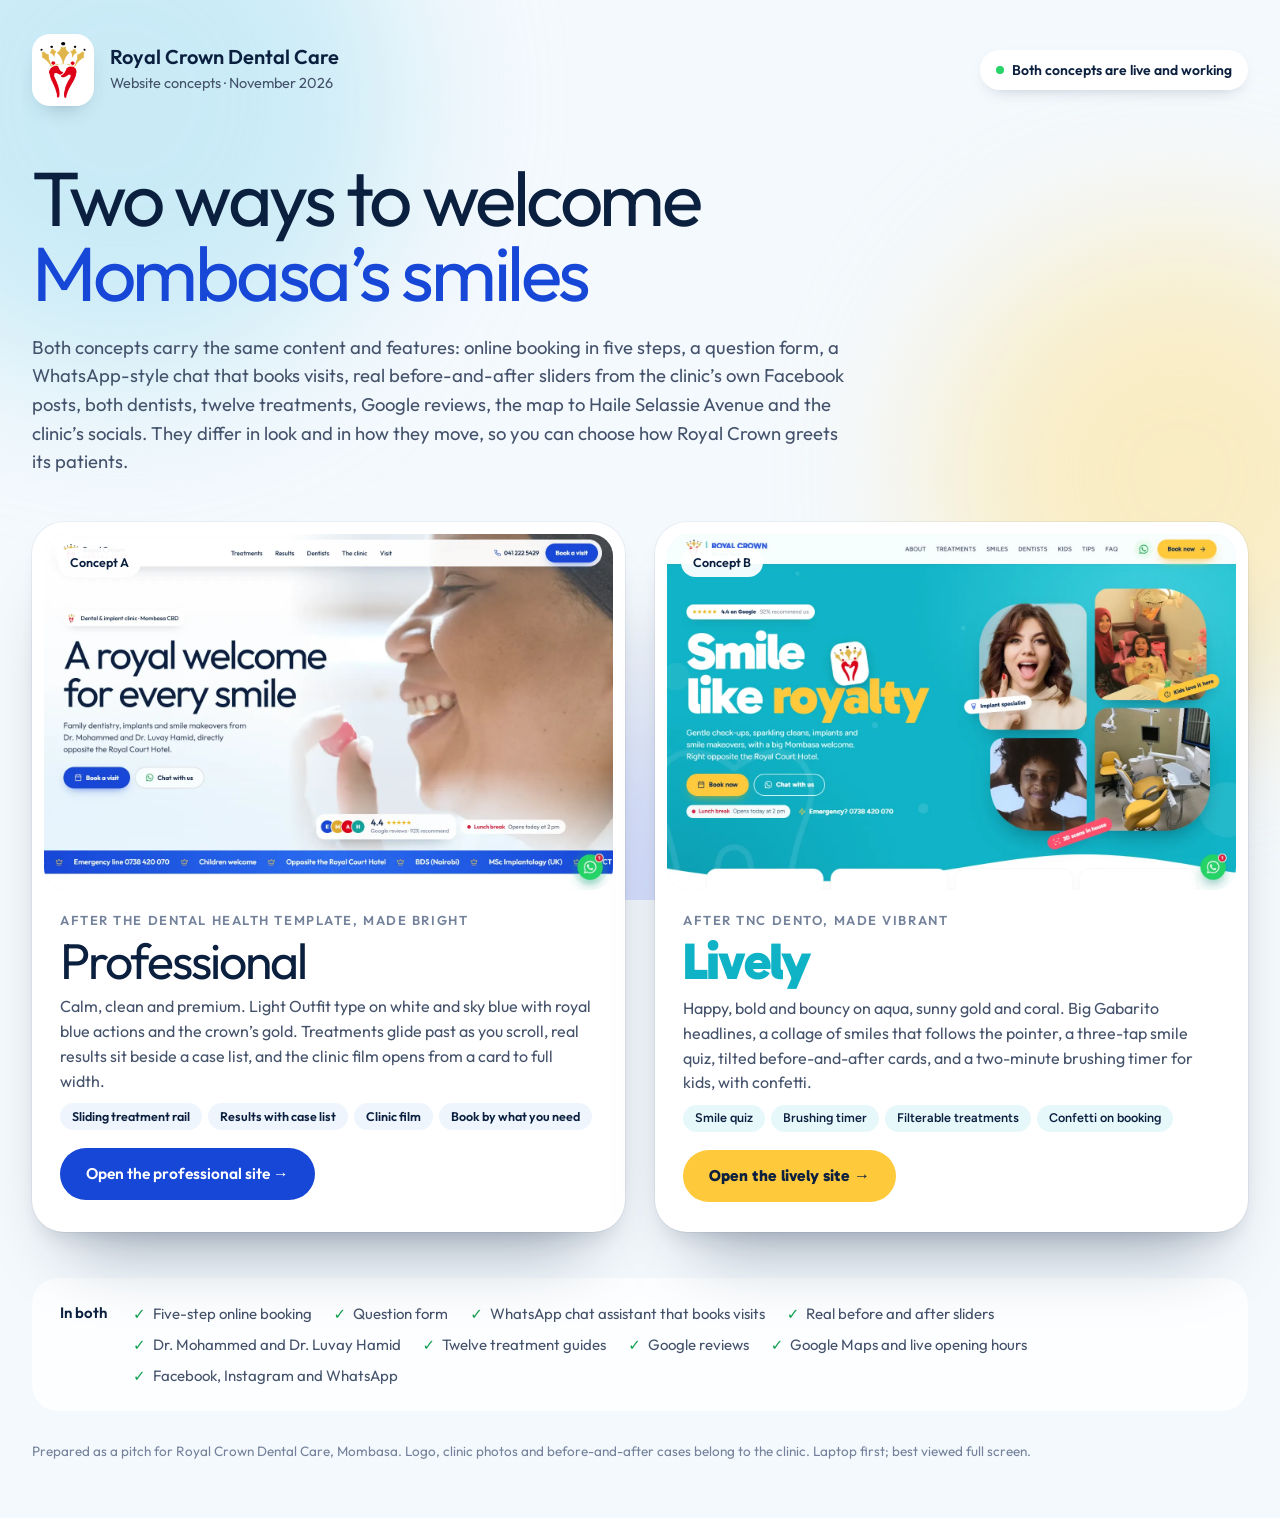
<file: index.html>
<!doctype html>
<html lang="en">
<head>
<meta charset="utf-8">
<meta name="viewport" content="width=device-width, initial-scale=1">
<title>Royal Crown Dental Care | Two website concepts</title>
<meta name="description" content="Two website concepts for Royal Crown Dental Care, the dental and implant clinic opposite the Royal Court Hotel in Mombasa: a professional direction and a lively direction.">
<meta name="robots" content="noindex">
<link rel="icon" href="shared/img/favicon.png">
<link rel="apple-touch-icon" href="shared/img/apple-touch-icon.png">
<link rel="preload" href="shared/fonts/outfit.woff2" as="font" type="font/woff2" crossorigin>
<link rel="preload" href="shared/fonts/gabarito.woff2" as="font" type="font/woff2" crossorigin>
<style>
  @font-face { font-family: 'Outfit'; src: url('shared/fonts/outfit.woff2') format('woff2'); font-weight: 100 900; font-display: swap; }
  @font-face { font-family: 'Gabarito'; src: url('shared/fonts/gabarito.woff2') format('woff2'); font-weight: 400 900; font-display: swap; }
  @font-face { font-family: 'Figtree'; src: url('shared/fonts/figtree.woff2') format('woff2'); font-weight: 300 900; font-display: swap; }
  :root { --ink: #0B1F3F; --text: #44526B; --muted: #74829B; --blue: #1747D6; --teal: #10B3C6; --sun: #FFC93C; --red: #DD0218; --gold: #E0B54A; --ease: cubic-bezier(.16, 1, .3, 1); --spring: cubic-bezier(.3, 1.5, .5, 1); }
  * { box-sizing: border-box; }
  body { margin: 0; min-height: 100vh; background: #F4F9FD; color: var(--text); font: 400 17px/1.55 'Outfit', system-ui, sans-serif; -webkit-font-smoothing: antialiased; overflow-x: hidden; }
  img { display: block; max-width: 100%; height: auto; }
  .bg { position: fixed; inset: 0; z-index: -1; overflow: hidden; }
  .bg i { position: absolute; border-radius: 50%; filter: blur(80px); opacity: .5; animation: drift 18s ease-in-out infinite alternate; }
  .bg i:nth-child(1) { width: 560px; height: 560px; left: -160px; top: -180px; background: #9FDDF0; }
  .bg i:nth-child(2) { width: 480px; height: 480px; right: -140px; top: 26%; background: #FFE08A; animation-duration: 22s; }
  .bg i:nth-child(3) { width: 420px; height: 420px; left: 34%; bottom: -240px; background: #B9C9FF; animation-duration: 26s; }
  @keyframes drift { to { transform: translate(60px, 40px) scale(1.12); } }
  .wrap { width: min(1280px, 100% - 64px); margin: 0 auto; padding: 34px 0 56px; }
  header { display: flex; align-items: center; justify-content: space-between; gap: 20px; }
  .brand { display: flex; align-items: center; gap: 16px; }
  .brand img { width: 62px; padding: 8px; border-radius: 18px; background: #fff; box-shadow: 0 10px 24px -14px rgba(11, 31, 63, .45); }
  .brand strong { display: block; font: 600 20px/1.2 'Outfit', sans-serif; color: var(--ink); }
  .brand span { font-size: 14.5px; }
  .chip { display: inline-flex; align-items: center; gap: 8px; height: 40px; padding: 0 16px; border-radius: 999px; background: #fff; font: 600 14px/1 'Outfit', sans-serif; color: var(--ink); box-shadow: 0 6px 18px -10px rgba(11, 31, 63, .35); }
  .chip i { width: 8px; height: 8px; border-radius: 50%; background: #25D366; box-shadow: 0 0 0 0 rgba(37, 211, 102, .6); animation: ping 1.8s infinite; }
  @keyframes ping { 70% { box-shadow: 0 0 0 8px rgba(37, 211, 102, 0); } }
  h1 { margin: 54px 0 0; max-width: 16ch; font: 400 clamp(52px, 6vw, 92px)/.98 'Outfit', sans-serif; letter-spacing: -.045em; color: var(--ink); }
  h1 span { color: var(--blue); }
  .intro { margin: 22px 0 0; max-width: 68ch; font-size: 18.5px; }
  .grid { display: grid; grid-template-columns: 1fr 1fr; gap: 30px; margin-top: 46px; }
  .card { position: relative; display: flex; flex-direction: column; border-radius: 32px; background: #fff; color: inherit; text-decoration: none; overflow: hidden;
    box-shadow: 0 0 0 1px rgba(11, 31, 63, .05), 0 12px 24px -12px rgba(11, 31, 63, .18), 0 50px 70px -40px rgba(11, 31, 63, .4);
    transform: perspective(1200px) rotateX(var(--rx, 0deg)) rotateY(var(--ry, 0deg)) translateY(var(--lift, 0px)); transition: transform .5s var(--ease), box-shadow .5s var(--ease); }
  .card:hover, .card:focus-visible { --lift: -10px; }
  .card:focus-visible { outline: 3px solid var(--blue); outline-offset: 4px; }
  .shot { position: relative; margin: 12px 12px 0; border-radius: 22px; overflow: hidden; aspect-ratio: 16 / 10; background: #EAF3FA; }
  .shot img { width: 100%; height: 100%; object-fit: cover; object-position: top; transition: transform 1.2s var(--ease); }
  .card:hover .shot img { transform: scale(1.045); }
  .shot b { position: absolute; left: 14px; top: 14px; padding: 8px 12px; border-radius: 999px; background: rgba(255, 255, 255, .94); font: 600 12.5px/1 'Outfit', sans-serif; color: var(--ink); }
  .body { display: grid; gap: 10px; padding: 24px 28px 30px; }
  .label { font: 600 13px/1 'Outfit', sans-serif; text-transform: uppercase; letter-spacing: .12em; color: var(--muted); }
  .title { font: 400 50px/.95 'Outfit', sans-serif; letter-spacing: -.04em; color: var(--ink); }
  .card--b .title { font: 900 52px/.95 'Gabarito', sans-serif; letter-spacing: -.035em; color: var(--teal); }
  .desc { font-size: 16px; max-width: 54ch; }
  .tags { display: flex; flex-wrap: wrap; gap: 6px; }
  .tags span { padding: 7px 12px; border-radius: 999px; background: #EEF5FC; font: 600 12.5px/1 'Outfit', sans-serif; color: var(--ink); }
  .card--b .tags span { background: #E7F8FA; font-family: 'Figtree', sans-serif; }
  .go { display: inline-flex; align-items: center; gap: 10px; margin-top: 8px; width: max-content; height: 52px; padding: 0 26px; border-radius: 999px; color: #fff; background: var(--blue);
    font: 600 15.5px/1 'Outfit', sans-serif; transition: gap .3s var(--spring); }
  .card--b .go { background: var(--sun); color: var(--ink); font: 800 16px/1 'Gabarito', sans-serif; }
  .card:hover .go { gap: 16px; }
  .shared { margin-top: 46px; padding: 24px 28px; border-radius: 26px; background: rgba(255, 255, 255, .75); display: grid; grid-template-columns: auto 1fr; gap: 10px 26px; align-items: start; }
  .shared strong { font: 600 15px/1.4 'Outfit', sans-serif; color: var(--ink); }
  .shared ul { margin: 0; padding: 0; list-style: none; display: flex; flex-wrap: wrap; gap: 8px 22px; font-size: 15px; }
  .shared li::before { content: '\2713'; margin-right: 7px; color: #12A150; font-weight: 700; }
  footer { margin-top: 30px; font-size: 13.5px; color: var(--muted); }
  @media (max-width: 900px) { .grid, .shared { grid-template-columns: 1fr; } }
  @media (prefers-reduced-motion: reduce) { .bg i, .chip i { animation: none; } .card, .shot img, .go { transition: none; } }
</style>
</head>
<body>
  <div class="bg" aria-hidden="true"><i></i><i></i><i></i></div>
  <div class="wrap">
    <header>
      <div class="brand"><img src="shared/img/logo/mark-sm.webp" alt="Royal Crown Dental Care" width="160" height="195"><div><strong>Royal Crown Dental Care</strong><span>Website concepts &middot; November 2026</span></div></div>
      <span class="chip"><i></i>Both concepts are live and working</span>
    </header>
    <h1>Two ways to welcome <span>Mombasa&rsquo;s smiles</span></h1>
    <p class="intro">Both concepts carry the same content and features: online booking in five steps, a question form, a WhatsApp-style chat that books visits, real before-and-after sliders from the clinic&rsquo;s own Facebook posts, both dentists, twelve treatments, Google reviews, the map to Haile Selassie Avenue and the clinic&rsquo;s socials. They differ in look and in how they move, so you can choose how Royal Crown greets its patients.</p>
    <div class="grid">
      <a class="card" href="site-a-professional/">
        <span class="shot"><img src="shared/img/chooser-a.webp" alt="Preview of the professional concept: A royal welcome for every smile, beside a film of a woman laughing" width="1440" height="900"><b>Concept A</b></span>
        <span class="body">
          <span class="label">After the Dental Health template, made bright</span>
          <span class="title">Professional</span>
          <span class="desc">Calm, clean and premium. Light Outfit type on white and sky blue with royal blue actions and the crown&rsquo;s gold. Treatments glide past as you scroll, real results sit beside a case list, and the clinic film opens from a card to full width.</span>
          <span class="tags"><span>Sliding treatment rail</span><span>Results with case list</span><span>Clinic film</span><span>Book by what you need</span></span>
          <span class="go">Open the professional site &rarr;</span>
        </span>
      </a>
      <a class="card card--b" href="site-b-lively/">
        <span class="shot"><img src="shared/img/chooser-b.webp" alt="Preview of the lively concept: Smile like royalty on bright aqua, with a collage of smiling faces" width="1440" height="900"><b>Concept B</b></span>
        <span class="body">
          <span class="label">After TNC Dento, made vibrant</span>
          <span class="title">Lively</span>
          <span class="desc">Happy, bold and bouncy on aqua, sunny gold and coral. Big Gabarito headlines, a collage of smiles that follows the pointer, a three-tap smile quiz, tilted before-and-after cards, and a two-minute brushing timer for kids, with confetti.</span>
          <span class="tags"><span>Smile quiz</span><span>Brushing timer</span><span>Filterable treatments</span><span>Confetti on booking</span></span>
          <span class="go">Open the lively site &rarr;</span>
        </span>
      </a>
    </div>
    <div class="shared">
      <strong>In both</strong>
      <ul><li>Five-step online booking</li><li>Question form</li><li>WhatsApp chat assistant that books visits</li><li>Real before and after sliders</li><li>Dr. Mohammed and Dr. Luvay Hamid</li><li>Twelve treatment guides</li><li>Google reviews</li><li>Google Maps and live opening hours</li><li>Facebook, Instagram and WhatsApp</li></ul>
    </div>
    <footer>Prepared as a pitch for Royal Crown Dental Care, Mombasa. Logo, clinic photos and before-and-after cases belong to the clinic. Laptop first; best viewed full screen.</footer>
  </div>
<script>
  (function () {
    if (matchMedia('(prefers-reduced-motion: reduce)').matches || matchMedia('(hover: none)').matches) return;
    document.querySelectorAll('.card').forEach(function (el) {
      el.addEventListener('pointermove', function (e) {
        var r = el.getBoundingClientRect();
        el.style.setProperty('--rx', ((0.5 - (e.clientY - r.top) / r.height) * 5).toFixed(2) + 'deg');
        el.style.setProperty('--ry', (((e.clientX - r.left) / r.width - 0.5) * 5).toFixed(2) + 'deg');
      });
      el.addEventListener('pointerleave', function () { el.style.setProperty('--rx', '0deg'); el.style.setProperty('--ry', '0deg'); });
    });
  })();
</script>
</body>
</html>
</file>
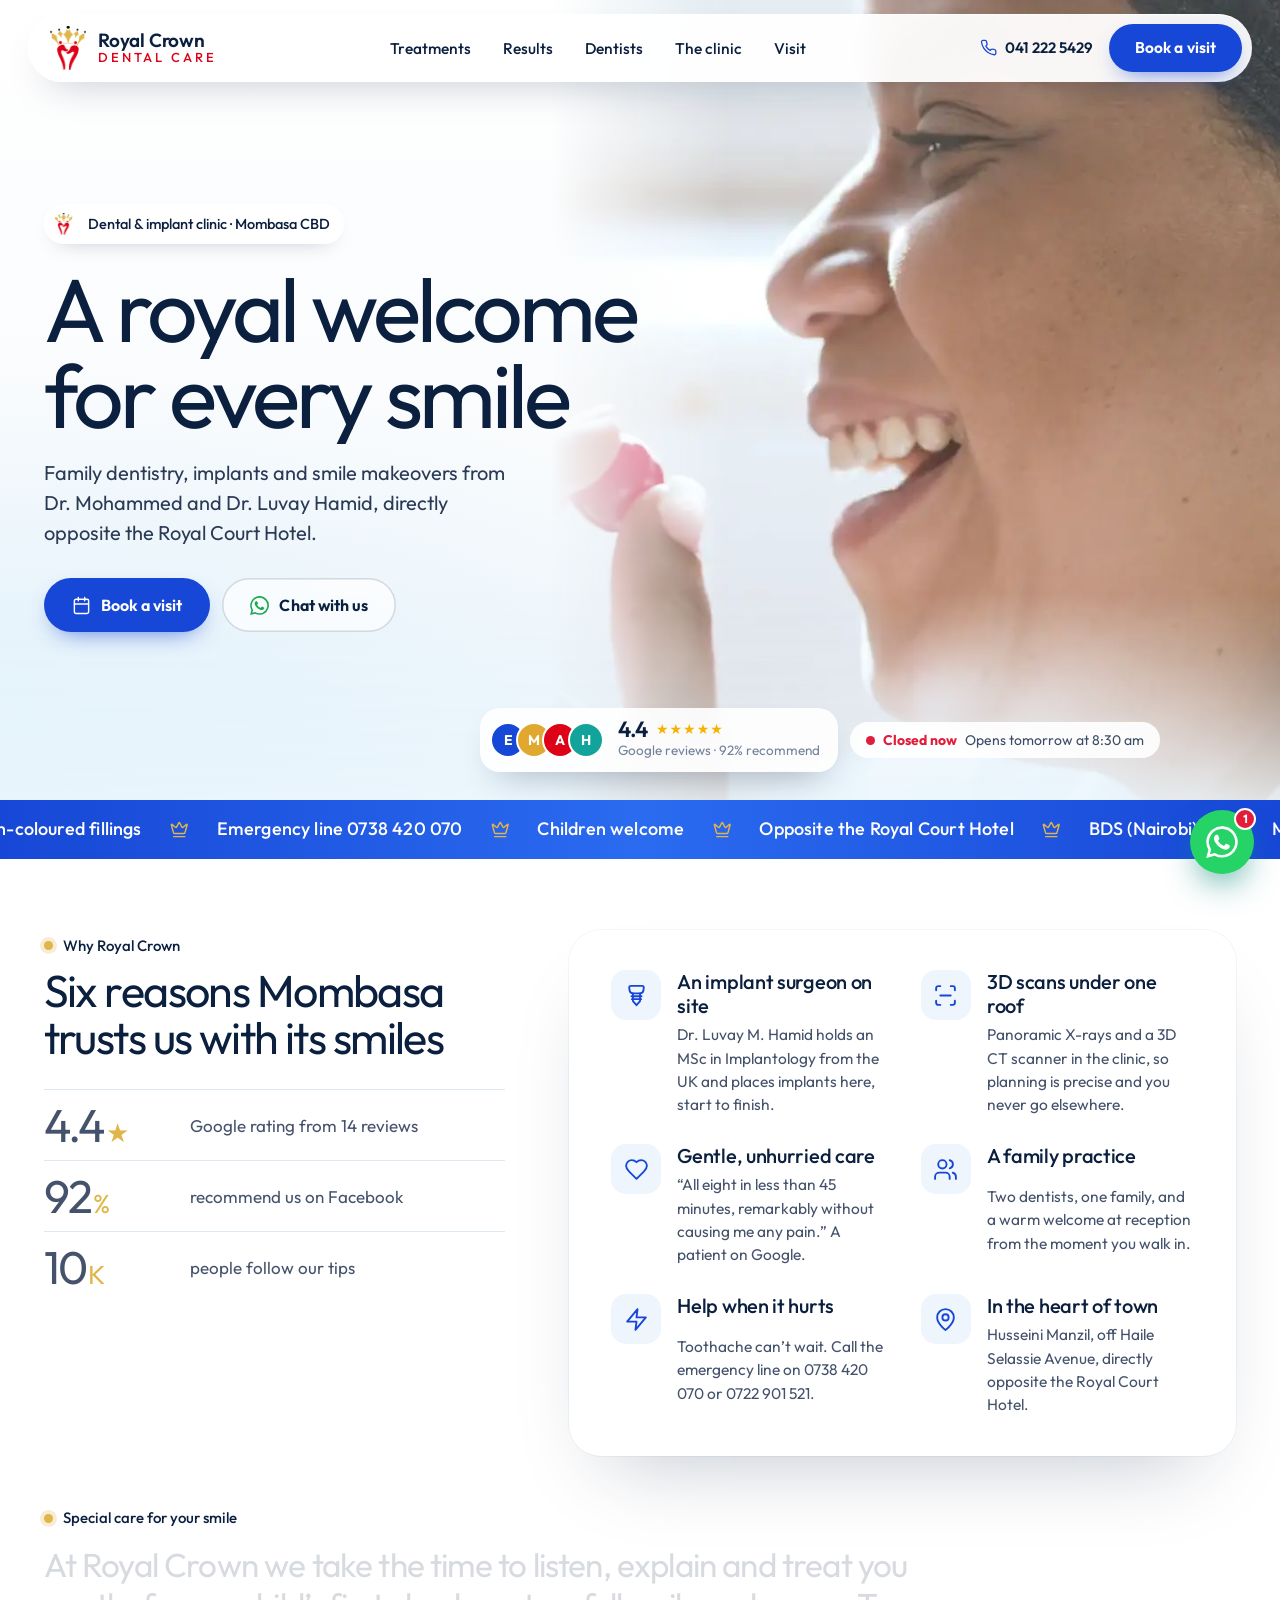
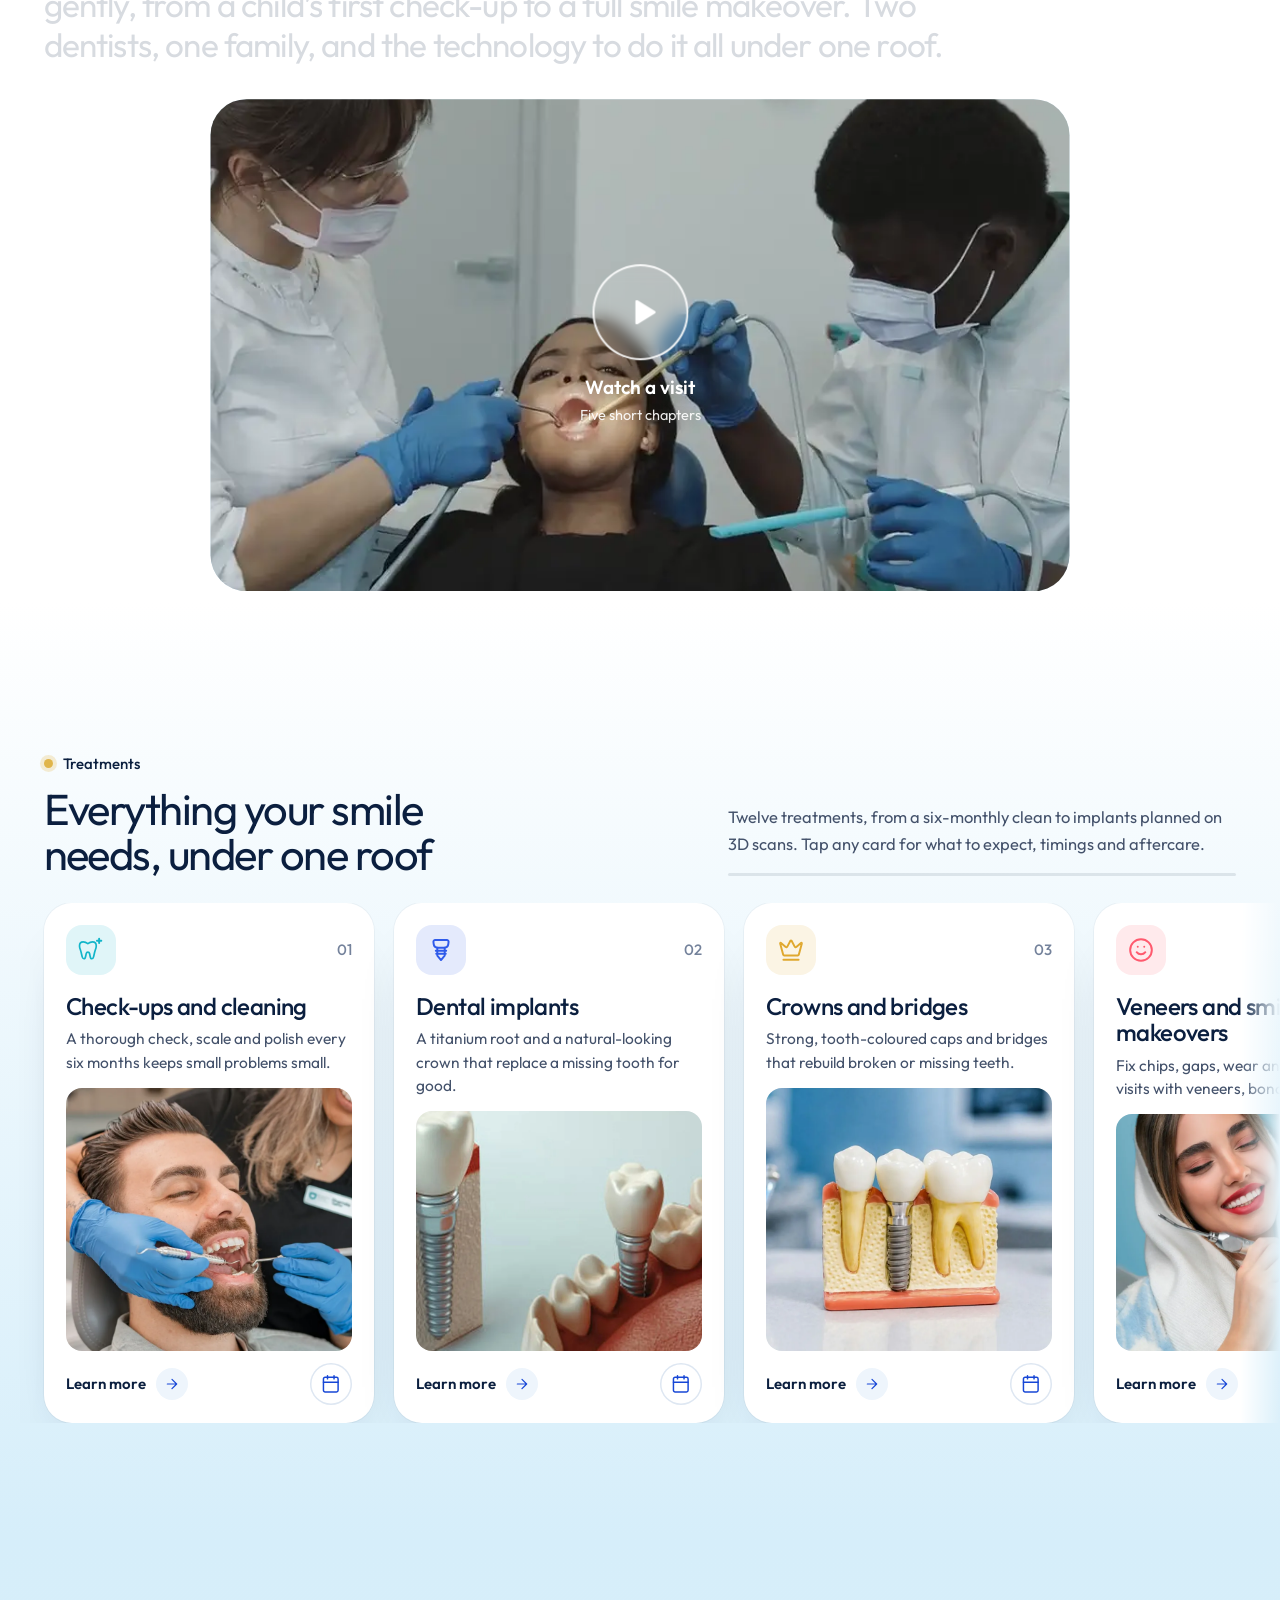
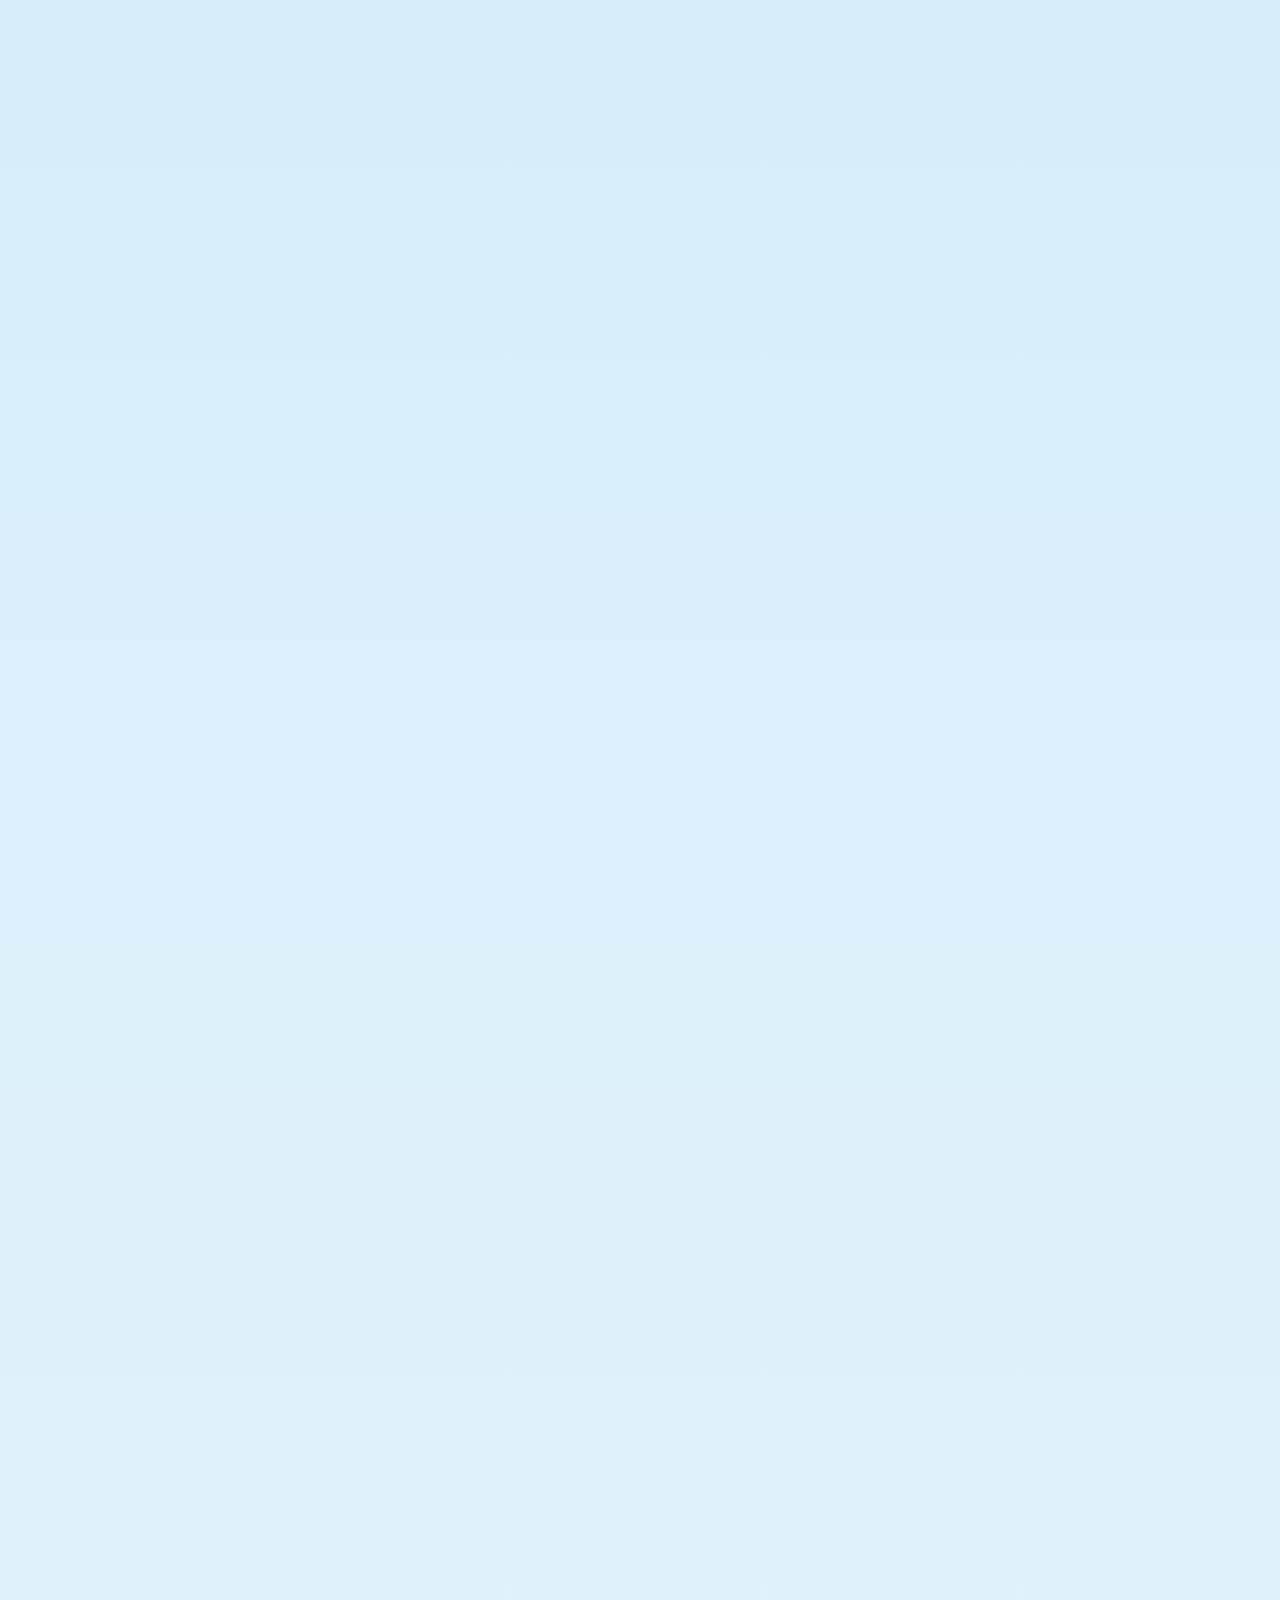
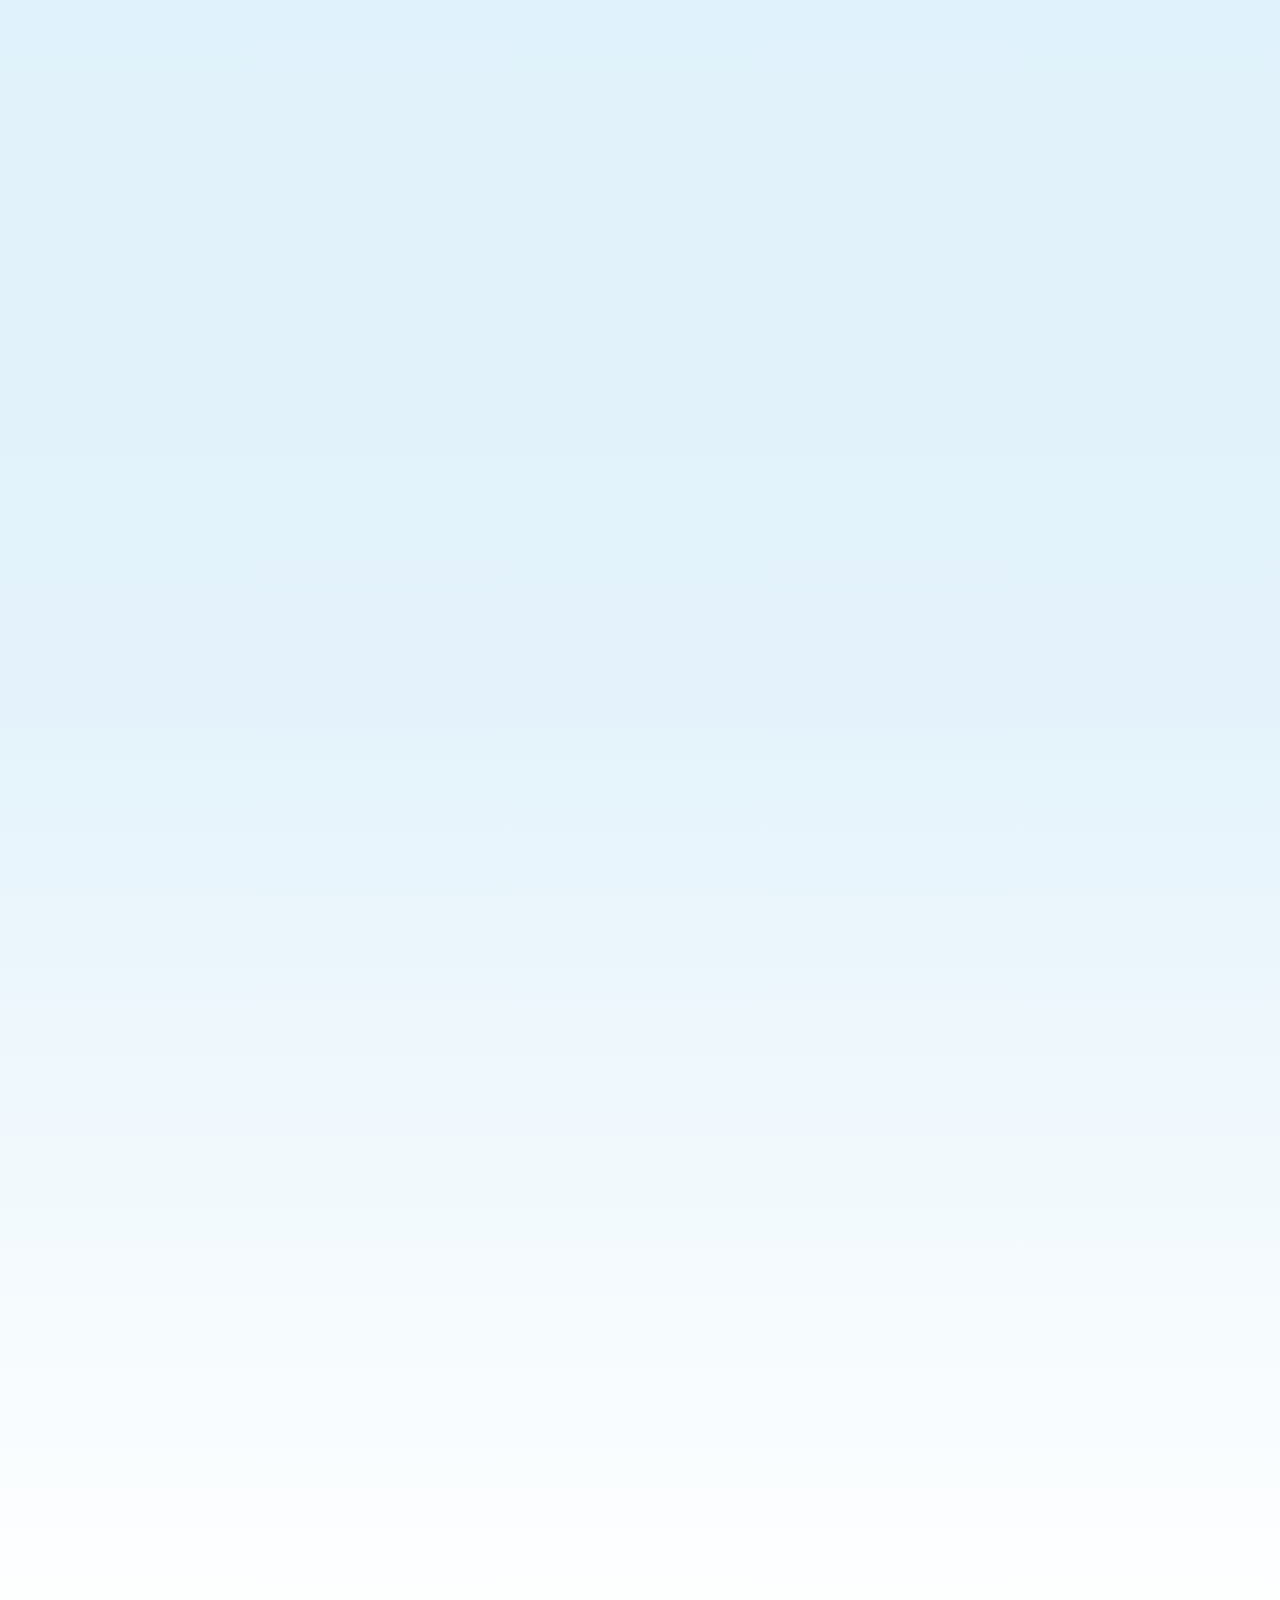
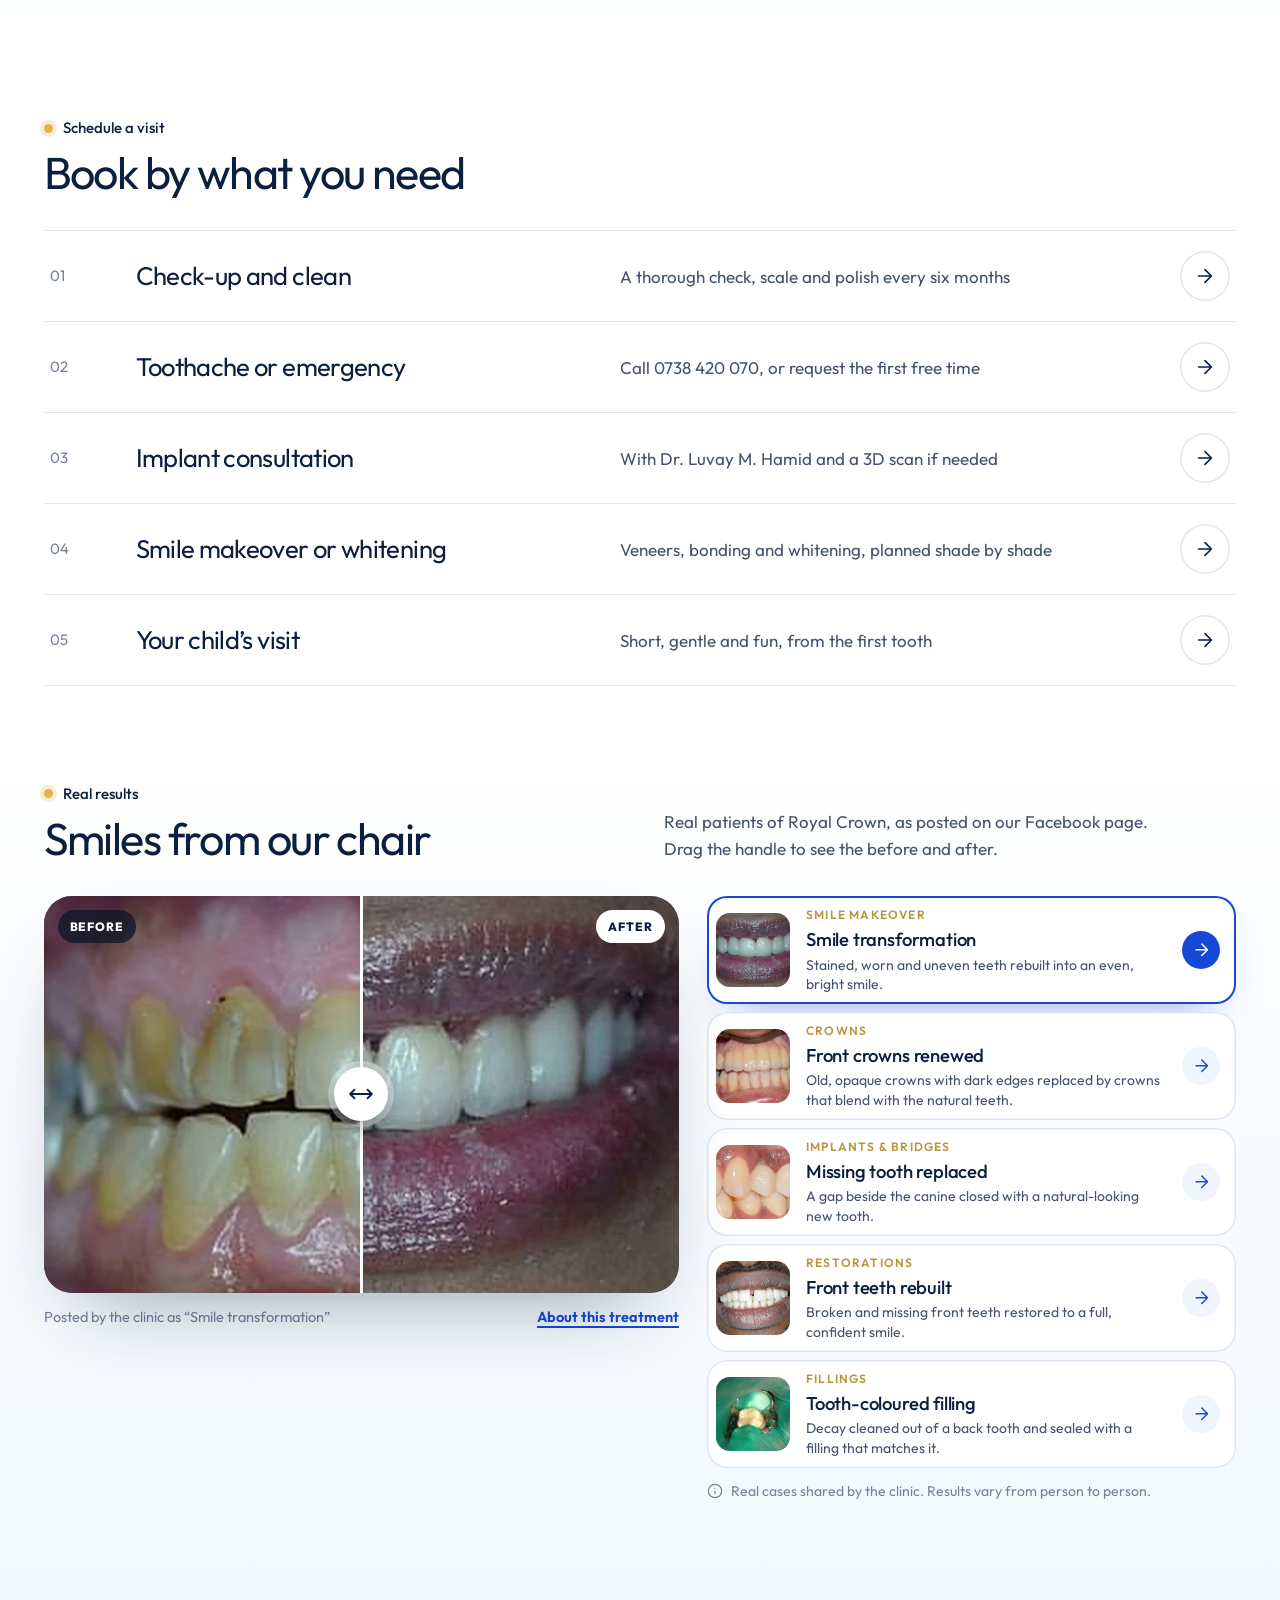
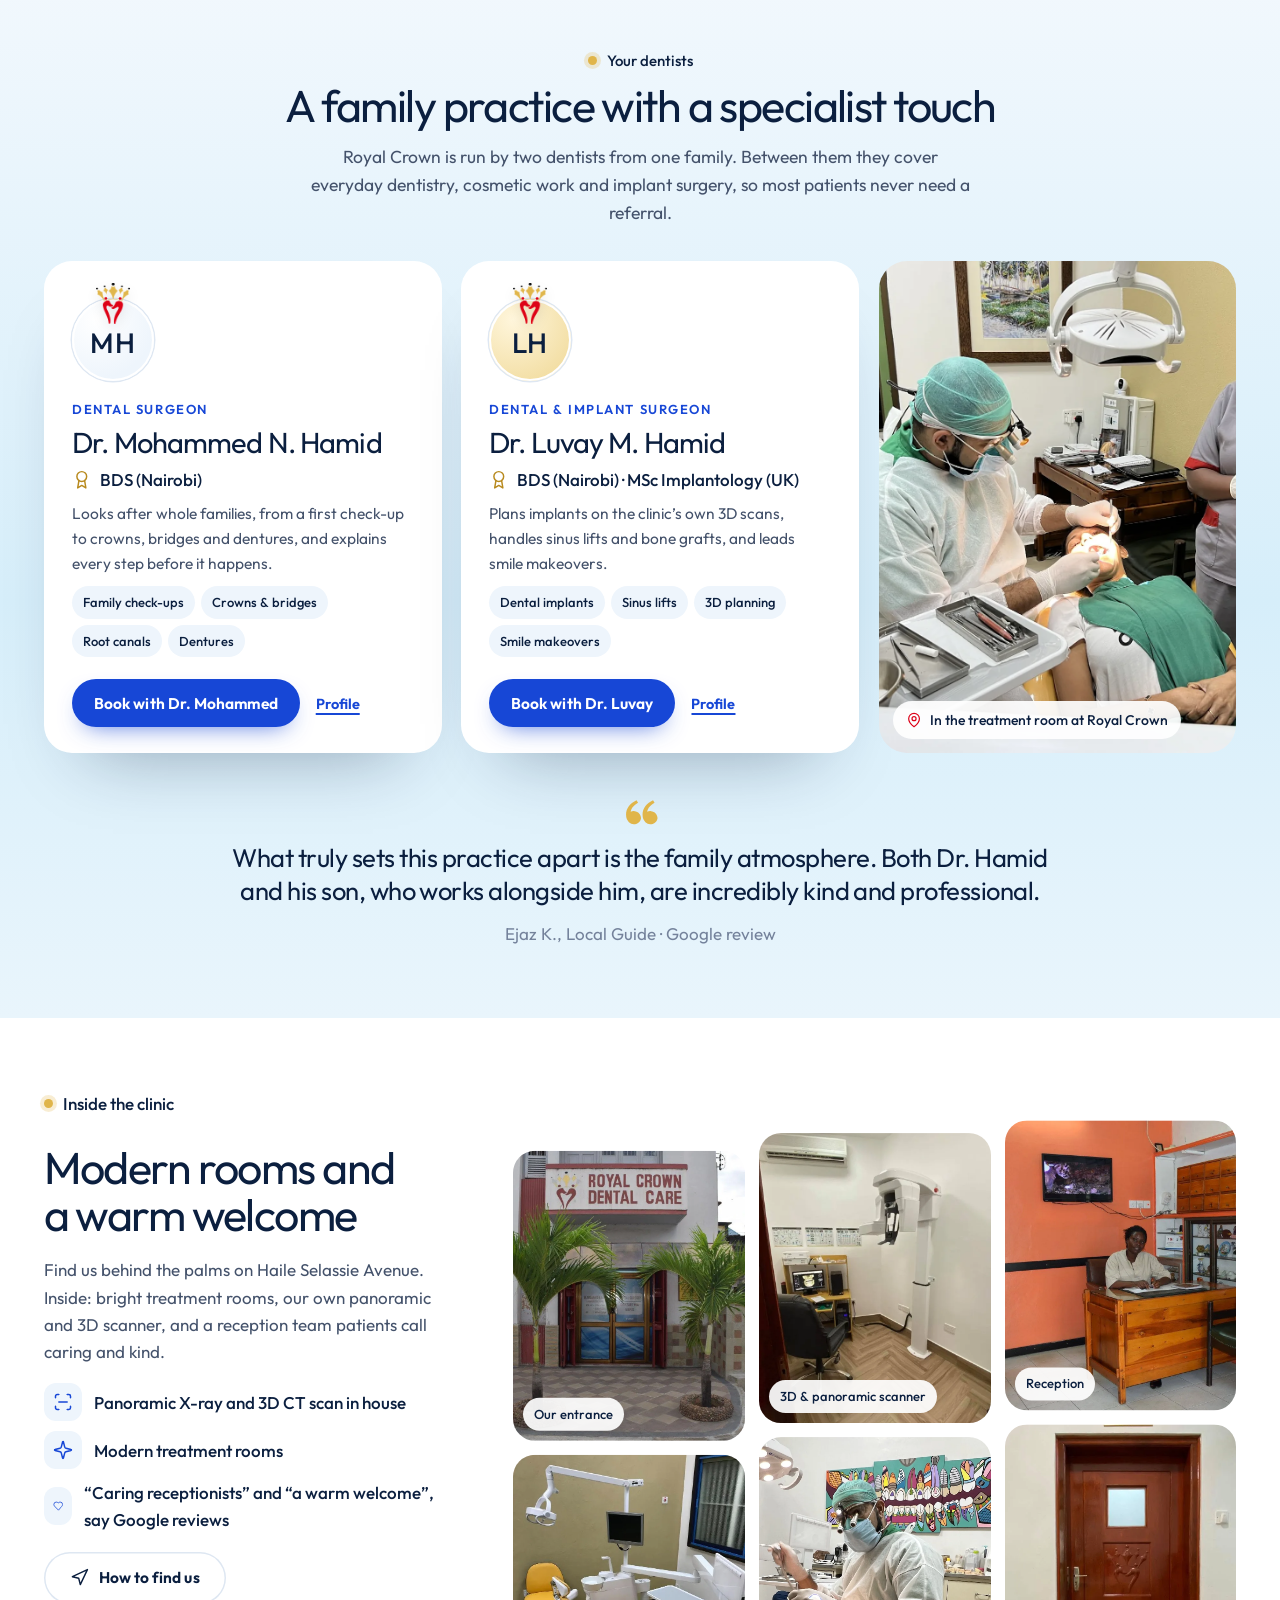
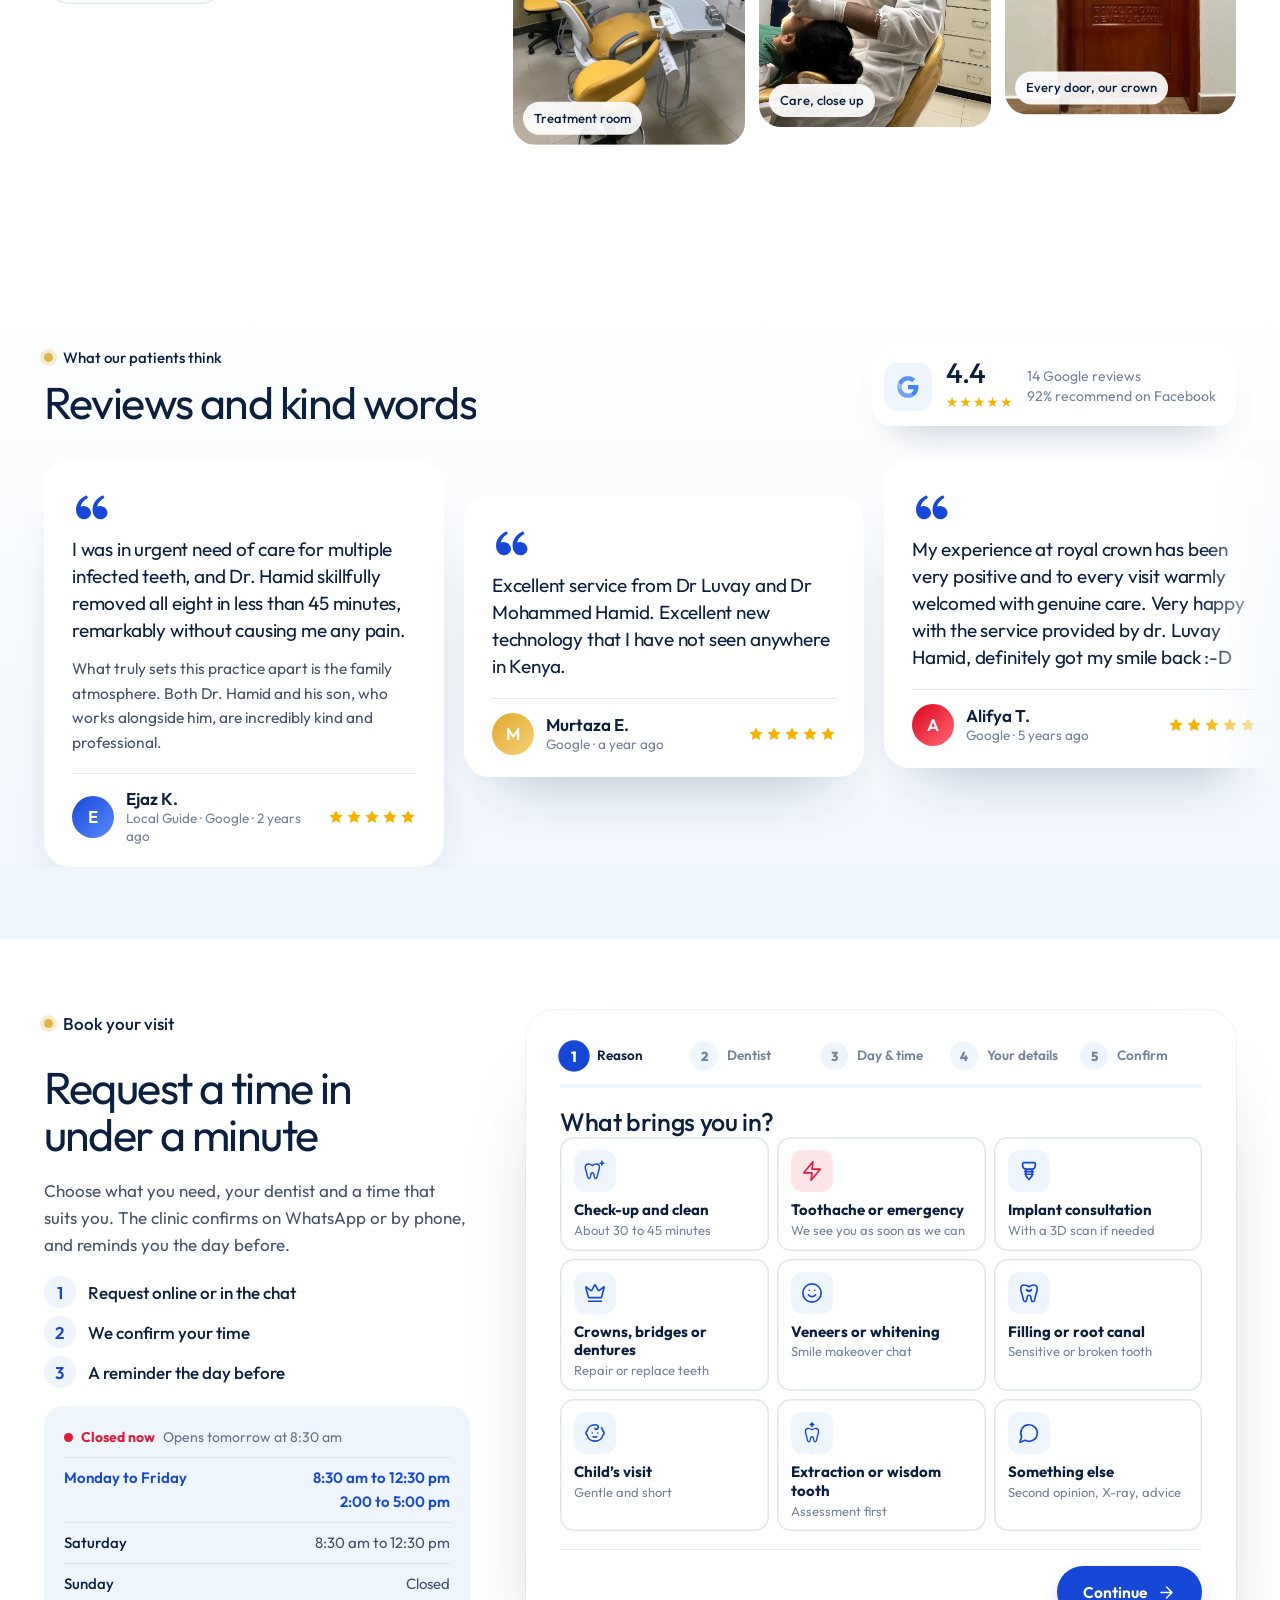
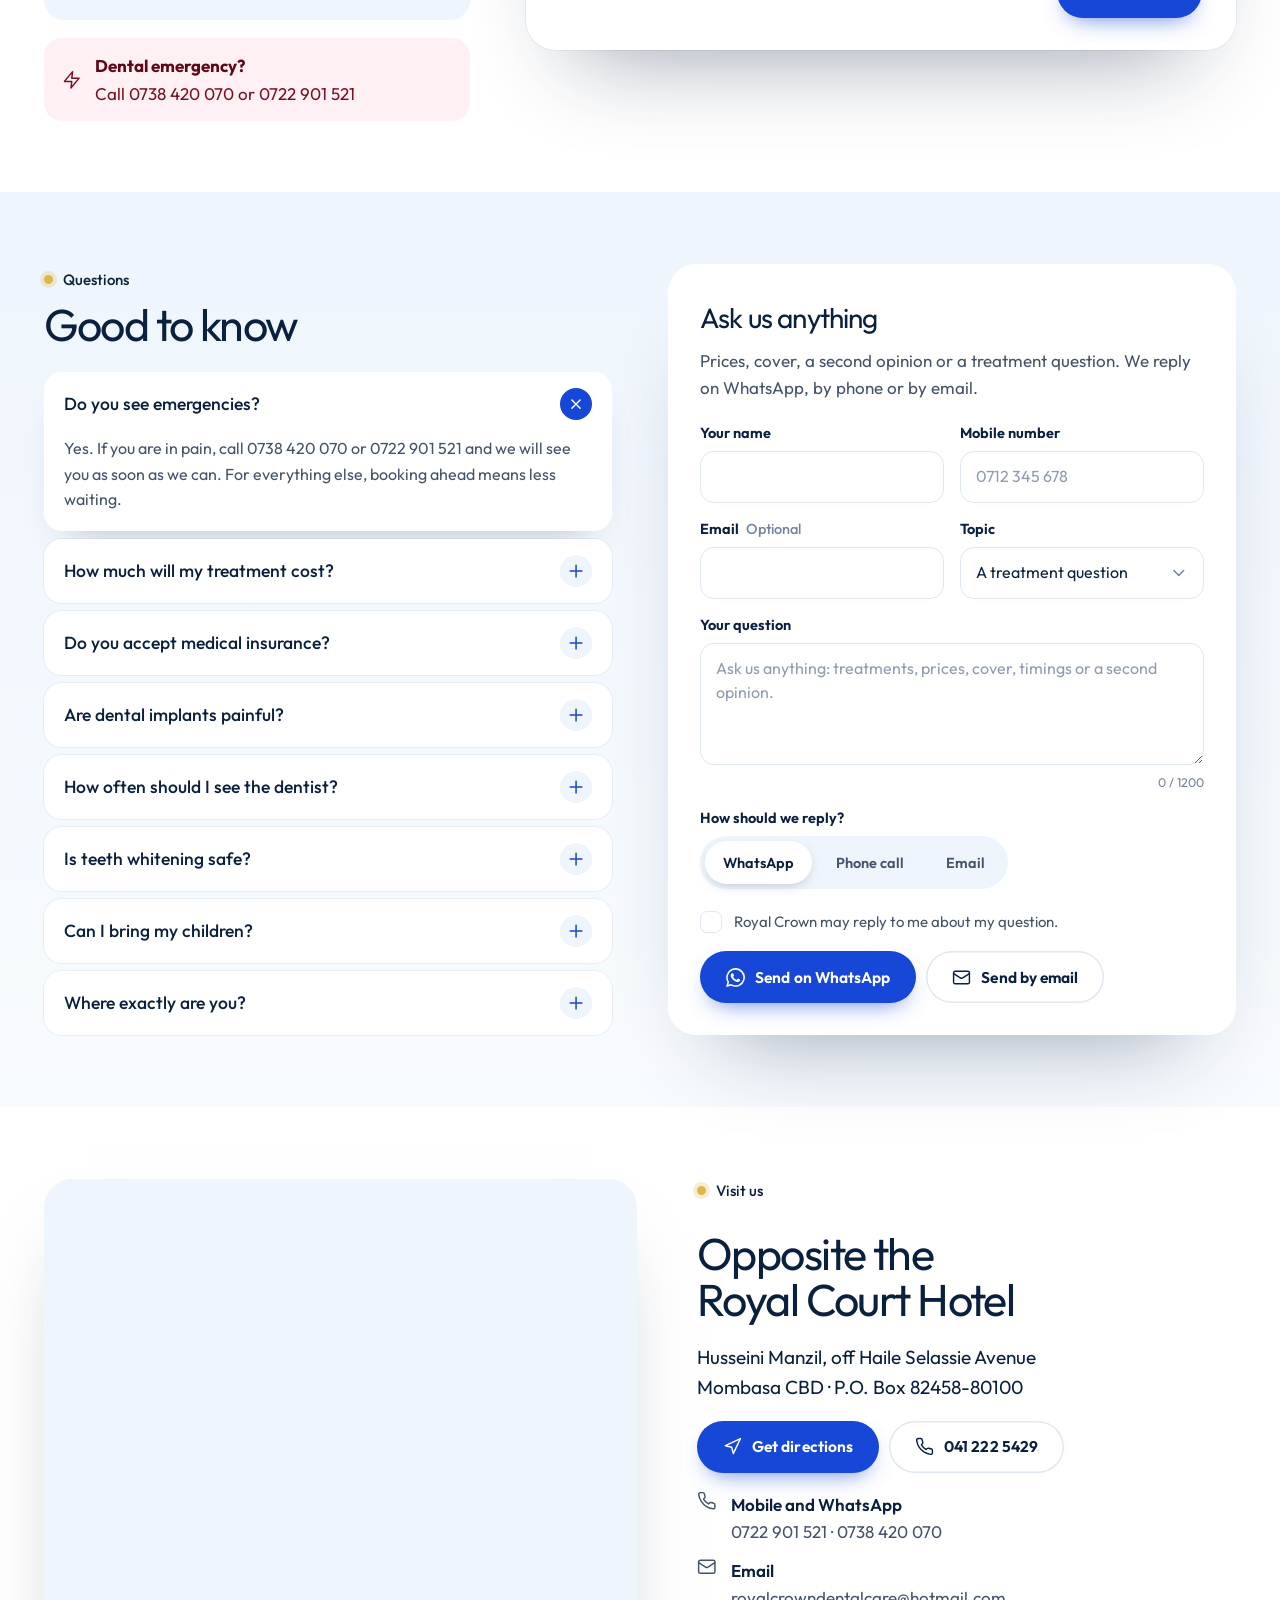
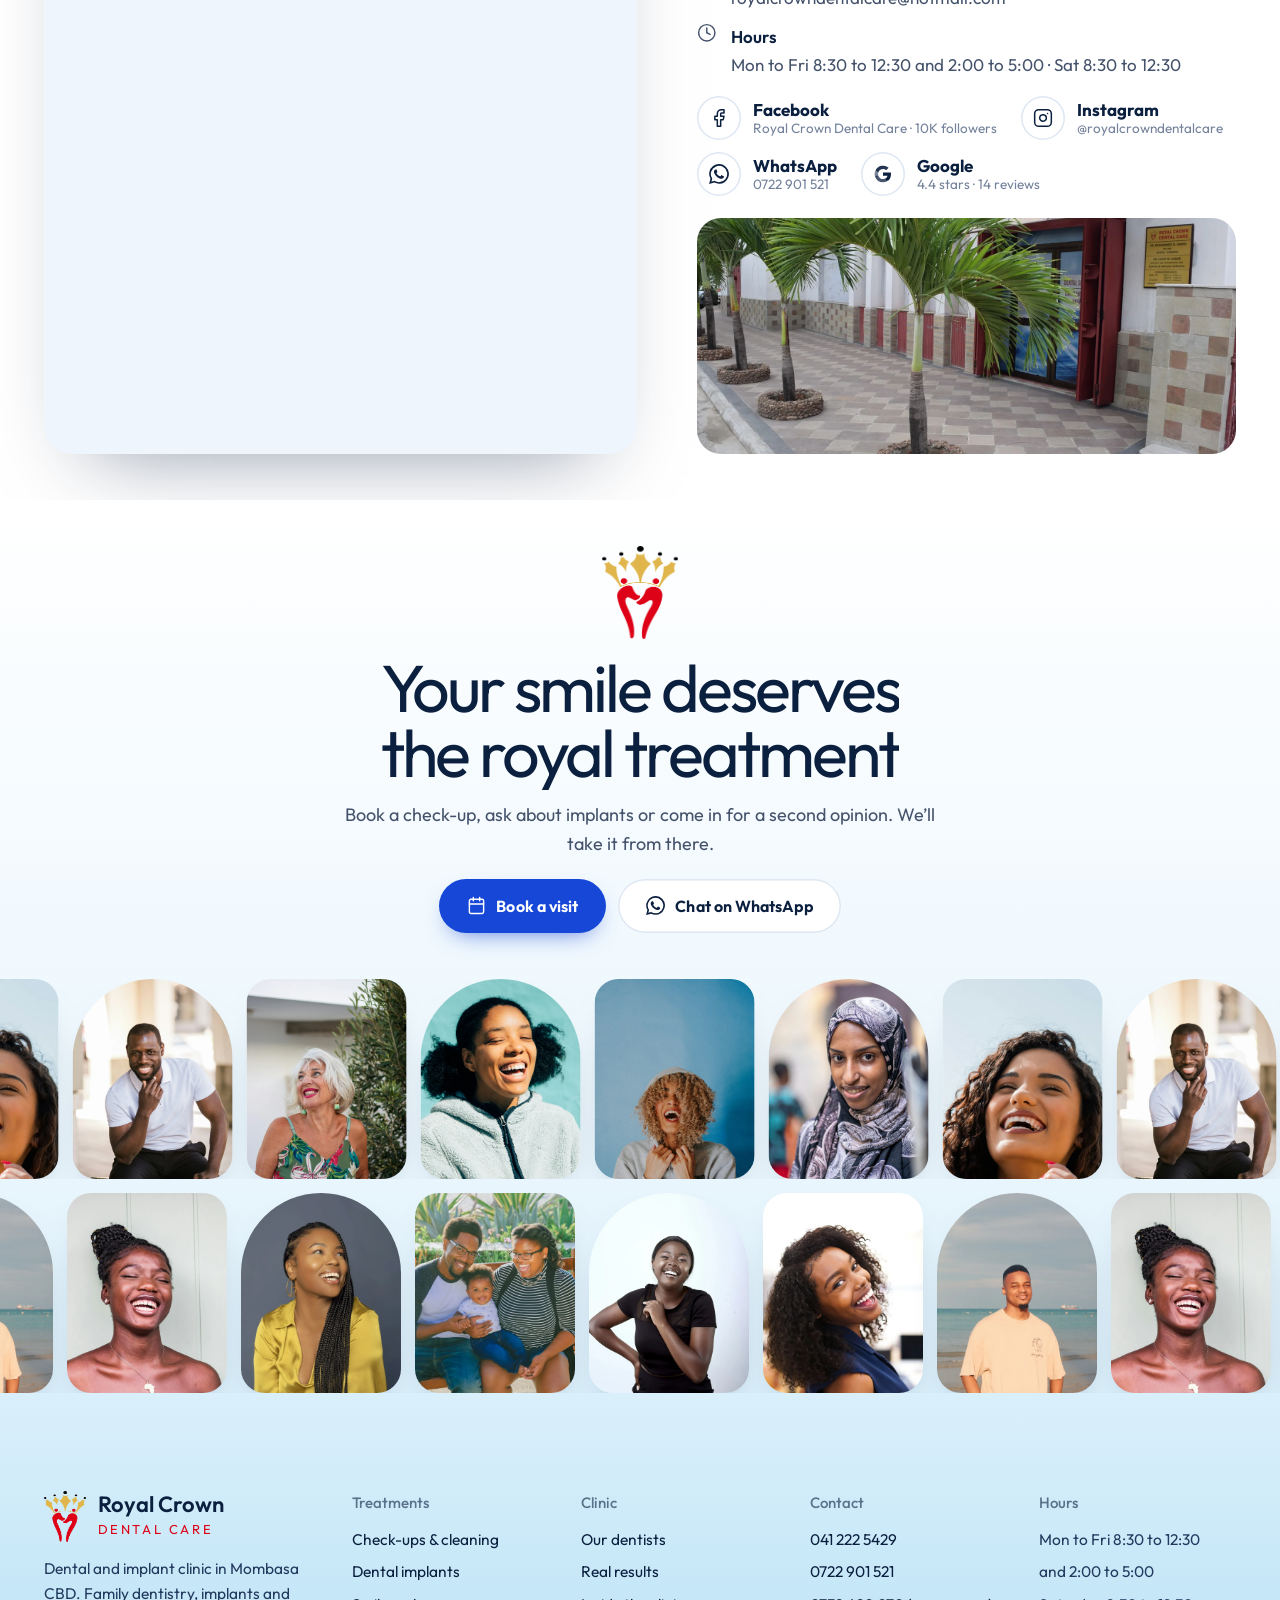
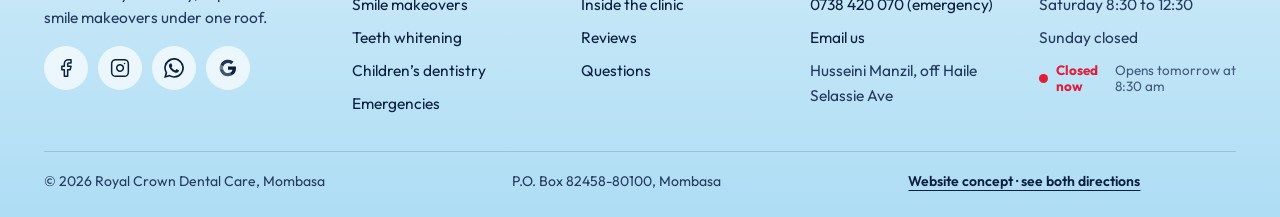
<file: site-a-professional/index.html>
<!doctype html>
<html lang="en">
<head>
<meta charset="utf-8">
<meta name="viewport" content="width=device-width, initial-scale=1">
<title>Royal Crown Dental Care | Dental and Implant Clinic, Mombasa</title>
<meta name="description" content="Family dentistry, dental implants and smile makeovers from Dr. Mohammed N. Hamid and Dr. Luvay M. Hamid, opposite the Royal Court Hotel in Mombasa CBD. Book online or on WhatsApp.">
<meta name="robots" content="noindex">
<meta name="theme-color" content="#FFFFFF">
<link rel="icon" href="../shared/img/favicon.png">
<link rel="apple-touch-icon" href="../shared/img/apple-touch-icon.png">
<link rel="preload" href="../shared/fonts/outfit.woff2" as="font" type="font/woff2" crossorigin>
<link rel="preload" href="../shared/video/hero-laugh.webp" as="image">
<link rel="stylesheet" href="../shared/css/shared.css">
<link rel="stylesheet" href="css/site.css">
<script>
  document.documentElement.classList.add('js');
  setTimeout(function () { if (!document.documentElement.classList.contains('fx-ready')) document.documentElement.classList.remove('js'); }, 3000);
</script>
</head>
<body>
<a class="skip" href="#main">Skip to content</a>

<header class="hd" id="hd">
  <div class="hd__pill">
    <a class="hd__logo" href="#top" aria-label="Royal Crown Dental Care, back to the top">
      <img src="../shared/img/logo/mark-sm.webp" alt="" width="160" height="195">
      <span class="hd__name"><strong>Royal Crown</strong><span>Dental Care</span></span>
    </a>
    <nav class="hd__nav" aria-label="Main">
      <a href="#care">Treatments</a>
      <a href="#smiles">Results</a>
      <a href="#doctors">Dentists</a>
      <a href="#clinic">The clinic</a>
      <a href="#visit">Visit</a>
    </nav>
    <div class="hd__end">
      <a class="hd__phone" href="tel:+254412225429"><span data-icon="phone"></span>041 222 5429</a>
      <a class="btn btn--primary hd__cta" href="#book" data-magnetic>Book a visit</a>
    </div>
  </div>
</header>

<main id="main">

  <!-- 1. Hero: full-bleed film, the headline low on the left, the proof low on the right -->
  <section class="hero" id="top">
    <div class="hero__media" data-hero-media>
      <video class="hero__video" src="../shared/video/hero-laugh.mp4" poster="../shared/video/hero-laugh.webp" muted loop playsinline preload="auto" data-autoplay></video>
    </div>
    <div class="hero__veil" aria-hidden="true"></div>
    <div class="hero__inner">
      <p class="hero__eyebrow" data-reveal="fade" data-delay=".2"><img src="../shared/img/logo/mark-sm.webp" alt="" width="160" height="195">Dental &amp; implant clinic &middot; Mombasa CBD</p>
      <h1 class="hero__title" data-hero-title>A royal welcome<br>for every smile</h1>
      <p class="hero__lead" data-reveal="up" data-delay=".55">Family dentistry, implants and smile makeovers from Dr.&nbsp;Mohammed and Dr.&nbsp;Luvay Hamid, directly opposite the Royal Court Hotel.</p>
      <div class="hero__ctas" data-reveal="up" data-delay=".7">
        <a class="btn btn--primary" href="#book" data-magnetic><span data-icon="calendar"></span>Book a visit</a>
        <button class="btn btn--glass" type="button" data-chat><span data-icon="whatsapp"></span>Chat with us</button>
      </div>
    </div>
    <aside class="hero__proof" data-reveal="up" data-delay=".9" aria-label="What patients say">
      <a class="hero__rating" href="#reviews">
        <span class="hero__faces" aria-hidden="true"><i>E</i><i>M</i><i>A</i><i>H</i></span>
        <span><span class="hero__score"><strong>4.4</strong> <span class="stars-sm" aria-hidden="true">&#9733;&#9733;&#9733;&#9733;&#9733;</span></span><span class="hero__src">Google reviews &middot; 92% recommend</span></span>
      </a>
      <p class="hero__open open-pill" data-open-state></p>
    </aside>
  </section>

  <!-- 2. Credentials ticker -->
  <div class="ticker" data-marquee data-speed="46" aria-label="At a glance">
    <div class="ticker__track">
      <span>BDS (Nairobi)</span><i data-icon="crown"></i><span>MSc Implantology (UK)</span><i data-icon="crown"></i><span>3D CT scans in house</span><i data-icon="crown"></i><span>Tooth-coloured fillings</span><i data-icon="crown"></i><span>Emergency line 0738 420 070</span><i data-icon="crown"></i><span>Children welcome</span><i data-icon="crown"></i><span>Opposite the Royal Court Hotel</span><i data-icon="crown"></i>
    </div>
  </div>

  <!-- 3. Why Royal Crown (after the template's "Key benefits") -->
  <section class="why" id="why">
    <div class="why__head">
      <p class="eyebrow" data-reveal="fade">Why Royal Crown</p>
      <h2 class="h2" data-reveal="lines">Six reasons Mombasa trusts us with its smiles</h2>
      <div class="why__nums" data-reveal="stagger">
        <div><strong><span data-count="4.4" data-decimals="1">4.4</span><em>&#9733;</em></strong><span>Google rating from 14 reviews</span></div>
        <div><strong><span data-count="92">92</span><em>%</em></strong><span>recommend us on Facebook</span></div>
        <div><strong><span data-count="10">10</span><em>K</em></strong><span>people follow our tips</span></div>
      </div>
    </div>
    <div class="why__card" data-reveal="stagger">
      <div class="why__item"><span class="why__ic" data-icon="implant"></span><h3>An implant surgeon on site</h3><p>Dr. Luvay M. Hamid holds an MSc in Implantology from the UK and places implants here, start to finish.</p></div>
      <div class="why__item"><span class="why__ic" data-icon="scan"></span><h3>3D scans under one roof</h3><p>Panoramic X-rays and a 3D CT scanner in the clinic, so planning is precise and you never go elsewhere.</p></div>
      <div class="why__item"><span class="why__ic" data-icon="heart"></span><h3>Gentle, unhurried care</h3><p>&ldquo;All eight in less than 45 minutes, remarkably without causing me any pain.&rdquo; A patient on Google.</p></div>
      <div class="why__item"><span class="why__ic" data-icon="users"></span><h3>A family practice</h3><p>Two dentists, one family, and a warm welcome at reception from the moment you walk in.</p></div>
      <div class="why__item"><span class="why__ic" data-icon="bolt"></span><h3>Help when it hurts</h3><p>Toothache can&rsquo;t wait. Call the emergency line on 0738 420 070 or 0722 901 521.</p></div>
      <div class="why__item"><span class="why__ic" data-icon="pin"></span><h3>In the heart of town</h3><p>Husseini Manzil, off Haile Selassie Avenue, directly opposite the Royal Court Hotel.</p></div>
    </div>
  </section>

  <!-- 4. Statement and the clinic film -->
  <section class="intro" id="intro">
    <p class="eyebrow" data-reveal="fade">Special care for your smile</p>
    <p class="intro__text" data-scrub-words>At Royal Crown we take the time to listen, explain and treat you gently, from a child&rsquo;s first check-up to a full smile makeover. Two dentists, one family, and the technology to do it all under one roof.</p>
    <div class="intro__film" data-intro-film>
      <video src="../shared/video/chair-team.mp4" poster="../shared/video/chair-team.webp" muted loop playsinline preload="metadata" data-autoplay></video>
      <button class="intro__play" type="button" data-open="film" aria-label="Watch a visit to Royal Crown, five short chapters">
        <span class="intro__ring" aria-hidden="true"><span data-icon="play"></span></span>
        <span class="intro__play-t"><strong>Watch a visit</strong><span>Five short chapters</span></span>
      </button>
    </div>
  </section>

  <!-- 5. Treatments: cards that travel sideways as you scroll -->
  <section class="care" id="care">
    <div class="care__pin" data-care-pin>
      <div class="care__head">
        <div>
          <p class="eyebrow" data-reveal="fade">Treatments</p>
          <h2 class="h2" data-reveal="lines">Everything your smile needs, under one roof</h2>
        </div>
        <div class="care__side" data-reveal="up">
          <p>Twelve treatments, from a six-monthly clean to implants planned on 3D scans. Tap any card for what to expect, timings and aftercare.</p>
          <div class="care__progress" aria-hidden="true"><i data-care-bar></i></div>
        </div>
      </div>
      <div class="care__rail">
        <div class="care__track" data-care-track></div>
      </div>
    </div>
  </section>

  <!-- 6. Book by what you need (after the template's "Schedule a visit") -->
  <section class="rows" id="schedule">
    <div class="rows__head">
      <p class="eyebrow" data-reveal="fade">Schedule a visit</p>
      <h2 class="h2" data-reveal="lines">Book by what you need</h2>
    </div>
    <ul class="rows__list" data-rows></ul>
    <div class="rows__float" aria-hidden="true" data-rows-float><img alt=""></div>
  </section>

  <!-- 7. Real results -->
  <section class="smiles" id="smiles">
    <div class="smiles__head">
      <div>
        <p class="eyebrow" data-reveal="fade">Real results</p>
        <h2 class="h2" data-reveal="lines">Smiles from our chair</h2>
      </div>
      <p class="smiles__intro" data-reveal="up">Real patients of Royal Crown, as posted on our Facebook page. Drag the handle to see the before and after.</p>
    </div>
    <div class="smiles__stage">
      <div class="smiles__view" data-smiles-view></div>
      <div class="smiles__list" role="tablist" aria-label="Cases" data-smiles-list></div>
    </div>
  </section>

  <!-- 8. The dentists -->
  <section class="docs" id="doctors">
    <div class="docs__head">
      <p class="eyebrow" data-reveal="fade">Your dentists</p>
      <h2 class="h2" data-reveal="lines">A family practice with a specialist touch</h2>
      <p data-reveal="up">Royal Crown is run by two dentists from one family. Between them they cover everyday dentistry, cosmetic work and implant surgery, so most patients never need a referral.</p>
    </div>
    <div class="docs__grid">
      <article class="doc" data-reveal="up">
        <div class="doc__seal"><img src="../shared/img/logo/mark-sm.webp" alt="" width="160" height="195"><span>MH</span></div>
        <p class="doc__role">Dental Surgeon</p>
        <h3 class="doc__name">Dr. Mohammed N. Hamid</h3>
        <p class="doc__creds"><span data-icon="award"></span>BDS (Nairobi)</p>
        <p class="doc__bio">Looks after whole families, from a first check-up to crowns, bridges and dentures, and explains every step before it happens.</p>
        <ul class="doc__tags"><li>Family check-ups</li><li>Crowns &amp; bridges</li><li>Root canals</li><li>Dentures</li></ul>
        <div class="doc__btns"><button class="btn btn--primary" type="button" data-book=":mohammed">Book with Dr. Mohammed</button><button class="link-btn" type="button" data-open="doctor:mohammed">Profile</button></div>
      </article>
      <article class="doc" data-reveal="up" data-delay=".12">
        <div class="doc__seal doc__seal--gold"><img src="../shared/img/logo/mark-sm.webp" alt="" width="160" height="195"><span>LH</span></div>
        <p class="doc__role">Dental &amp; Implant Surgeon</p>
        <h3 class="doc__name">Dr. Luvay M. Hamid</h3>
        <p class="doc__creds"><span data-icon="award"></span>BDS (Nairobi) &middot; MSc Implantology (UK)</p>
        <p class="doc__bio">Plans implants on the clinic&rsquo;s own 3D scans, handles sinus lifts and bone grafts, and leads smile makeovers.</p>
        <ul class="doc__tags"><li>Dental implants</li><li>Sinus lifts</li><li>3D planning</li><li>Smile makeovers</li></ul>
        <div class="doc__btns"><button class="btn btn--primary" type="button" data-book="implant:luvay">Book with Dr. Luvay</button><button class="link-btn" type="button" data-open="doctor:luvay">Profile</button></div>
      </article>
      <figure class="docs__photo" data-reveal="clip">
        <img src="../shared/img/clinic/work-1.webp" alt="A Royal Crown dentist and assistant treating a patient" width="900" height="1125" loading="lazy">
        <figcaption><span data-icon="pin"></span>In the treatment room at Royal Crown</figcaption>
      </figure>
    </div>
    <blockquote class="docs__quote" data-reveal="up">
      <span data-icon="quote"></span>
      <p>What truly sets this practice apart is the family atmosphere. Both Dr. Hamid and his son, who works alongside him, are incredibly kind and professional.</p>
      <cite>Ejaz K., Local Guide &middot; Google review</cite>
    </blockquote>
  </section>

  <!-- 9. Inside the clinic: three columns drifting at different speeds -->
  <section class="clinic" id="clinic">
    <div class="clinic__head">
      <p class="eyebrow" data-reveal="fade">Inside the clinic</p>
      <h2 class="h2" data-reveal="lines">Modern rooms and a warm welcome</h2>
      <p data-reveal="up">Find us behind the palms on Haile Selassie Avenue. Inside: bright treatment rooms, our own panoramic and 3D scanner, and a reception team patients call caring and kind.</p>
      <ul class="clinic__facts" data-reveal="stagger">
        <li><span data-icon="scan"></span>Panoramic X-ray and 3D CT scan in house</li>
        <li><span data-icon="sparkle"></span>Modern treatment rooms</li>
        <li><span data-icon="heart"></span>&ldquo;Caring receptionists&rdquo; and &ldquo;a warm welcome&rdquo;, say Google reviews</li>
      </ul>
      <a class="btn btn--ghost" href="#visit"><span data-icon="nav"></span>How to find us</a>
    </div>
    <div class="clinic__cols">
      <div class="clinic__col" data-parallax="-0.16">
        <figure><img src="../shared/img/clinic/facade.webp" alt="The Royal Crown Dental Care entrance and sign on Haile Selassie Avenue" width="848" height="1060" loading="lazy"><figcaption>Our entrance</figcaption></figure>
        <figure><img src="../shared/img/clinic/room-1.webp" alt="A treatment room with a yellow dental chair" width="756" height="945" loading="lazy"><figcaption>Treatment room</figcaption></figure>
      </div>
      <div class="clinic__col clinic__col--mid" data-parallax="0.14">
        <figure><img src="../shared/img/clinic/scan-room.webp" alt="The clinic's panoramic and 3D X-ray scanner" width="720" height="900" loading="lazy"><figcaption>3D &amp; panoramic scanner</figcaption></figure>
        <figure><img src="../shared/img/clinic/work-2.webp" alt="A dentist treating a patient under the clinic's colourful smile artwork" width="900" height="1125" loading="lazy"><figcaption>Care, close up</figcaption></figure>
      </div>
      <div class="clinic__col" data-parallax="-0.08">
        <figure><img src="../shared/img/clinic/reception.webp" alt="The reception desk at Royal Crown Dental Care" width="900" height="1125" loading="lazy"><figcaption>Reception</figcaption></figure>
        <figure><img src="../shared/img/clinic/door.webp" alt="A treatment room door carved with the Royal Crown logo" width="720" height="900" loading="lazy"><figcaption>Every door, our crown</figcaption></figure>
      </div>
    </div>
  </section>

  <!-- 10. Reviews -->
  <section class="reviews" id="reviews">
    <div class="reviews__head">
      <div>
        <p class="eyebrow" data-reveal="fade">What our patients think</p>
        <h2 class="h2" data-reveal="lines">Reviews and kind words</h2>
      </div>
      <a class="reviews__score" href="https://www.google.com/maps/place/Royal+Crown+Dental+Care/@-4.0595432,39.6671978,17z/data=!3m1!4b1!4m6!3m5!1s0x184012d8b2a6b2d7:0xca1fc7e0f62ced5e!8m2!3d-4.0595432!4d39.6671978!16s%2Fg%2F1q5blz5qx" target="_blank" rel="noopener" data-reveal="up">
        <span class="reviews__g" data-icon="google"></span>
        <span><strong>4.4</strong><span class="stars-sm">&#9733;&#9733;&#9733;&#9733;&#9733;</span></span>
        <span class="reviews__n">14 Google reviews<br>92% recommend on Facebook</span>
      </a>
    </div>
    <div class="reviews__rail" data-reviews></div>
  </section>

  <!-- 11. Booking -->
  <section class="book" id="book">
    <div class="book__side">
      <p class="eyebrow" data-reveal="fade">Book your visit</p>
      <h2 class="h2" data-reveal="lines">Request a time in under a minute</h2>
      <p data-reveal="up">Choose what you need, your dentist and a time that suits you. The clinic confirms on WhatsApp or by phone, and reminds you the day before.</p>
      <ol class="book__how" data-reveal="stagger">
        <li><span>1</span>Request online or in the chat</li>
        <li><span>2</span>We confirm your time</li>
        <li><span>3</span>A reminder the day before</li>
      </ol>
      <div class="book__hours" data-reveal="up">
        <p class="open-pill" data-open-state></p>
        <dl>
          <div data-hours-row="week"><dt>Monday to Friday</dt><dd>8:30 am to 12:30 pm<br>2:00 to 5:00 pm</dd></div>
          <div data-hours-row="sat"><dt>Saturday</dt><dd>8:30 am to 12:30 pm</dd></div>
          <div data-hours-row="sun"><dt>Sunday</dt><dd>Closed</dd></div>
        </dl>
      </div>
      <a class="book__em" href="tel:+254738420070" data-reveal="up"><span data-icon="bolt"></span><span><strong>Dental emergency?</strong>Call 0738 420 070 or 0722 901 521</span></a>
    </div>
    <div class="book__card" data-booking data-reveal="up"></div>
  </section>

  <!-- 12. Questions: answers on the left, ask your own on the right -->
  <section class="qa" id="questions">
    <div class="qa__faq">
      <p class="eyebrow" data-reveal="fade">Questions</p>
      <h2 class="h2" data-reveal="lines">Good to know</h2>
      <div class="faq" data-faq></div>
    </div>
    <div class="qa__ask" data-reveal="up">
      <h3>Ask us anything</h3>
      <p>Prices, cover, a second opinion or a treatment question. We reply on WhatsApp, by phone or by email.</p>
      <div data-inquiry></div>
    </div>
  </section>

  <!-- 13. Visit -->
  <section class="visit" id="visit">
    <div class="visit__map" data-reveal="clip">
      <iframe src="https://maps.google.com/maps?q=Royal%20Crown%20Dental%20Care%2C%20Haile%20Selassie%20Avenue%2C%20Mombasa&amp;t=m&amp;z=17&amp;ie=UTF8&amp;iwloc=&amp;output=embed" title="Map showing Royal Crown Dental Care, Mombasa" loading="lazy" referrerpolicy="no-referrer-when-downgrade" allowfullscreen></iframe>
    </div>
    <div class="visit__info">
      <p class="eyebrow" data-reveal="fade">Visit us</p>
      <h2 class="h2" data-reveal="lines">Opposite the Royal Court Hotel</h2>
      <address data-reveal="up">Husseini Manzil, off Haile Selassie Avenue<br>Mombasa CBD &middot; P.O. Box 82458-80100</address>
      <div class="visit__btns" data-reveal="up">
        <a class="btn btn--primary" href="https://www.google.com/maps/dir/?api=1&amp;destination=Royal+Crown+Dental+Care%2C+Haile+Selassie+Avenue%2C+Mombasa" target="_blank" rel="noopener"><span data-icon="nav"></span>Get directions</a>
        <a class="btn btn--ghost" href="tel:+254412225429"><span data-icon="phone"></span>041 222 5429</a>
      </div>
      <ul class="visit__list" data-reveal="stagger">
        <li><span data-icon="phone"></span><span><strong>Mobile and WhatsApp</strong><a href="tel:+254722901521">0722 901 521</a> &middot; <a href="tel:+254738420070">0738 420 070</a></span></li>
        <li><span data-icon="mail"></span><span><strong>Email</strong><a href="mailto:royalcrowndentalcare@hotmail.com">royalcrowndentalcare@hotmail.com</a></span></li>
        <li><span data-icon="clock"></span><span><strong>Hours</strong>Mon to Fri 8:30 to 12:30 and 2:00 to 5:00 &middot; Sat 8:30 to 12:30</span></li>
      </ul>
      <div class="visit__social" data-socials="labels" data-reveal="up"></div>
    </div>
    <figure class="visit__photo" data-reveal="up"><img src="../shared/img/clinic/entrance-w.webp" alt="Palm trees outside the Royal Crown Dental Care entrance" width="1400" height="875" loading="lazy"></figure>
  </section>

  <!-- 14. Closing call to action -->
  <section class="cta">
    <img class="cta__mark" src="../shared/img/logo/mark.webp" alt="" width="640" height="780" data-reveal="pop">
    <h2 class="cta__t" data-reveal="lines">Your smile deserves<br>the royal treatment</h2>
    <p data-reveal="up">Book a check-up, ask about implants or come in for a second opinion. We&rsquo;ll take it from there.</p>
    <div class="cta__btns" data-reveal="up"><a class="btn btn--primary" href="#book" data-magnetic><span data-icon="calendar"></span>Book a visit</a><button class="btn btn--ghost" type="button" data-chat><span data-icon="whatsapp"></span>Chat on WhatsApp</button></div>
    <div class="cta__wall" aria-hidden="true">
      <div class="cta__row" data-marquee data-speed="70"><div class="cta__track"><img src="../shared/img/people/smile-hijab.webp" alt="" width="900" height="1125" loading="lazy"><img src="../shared/img/people/laugh-sky.webp" alt="" width="900" height="1125" loading="lazy"><img src="../shared/img/people/man-white.webp" alt="" width="900" height="1125" loading="lazy"><img src="../shared/img/people/senior-laugh.webp" alt="" width="900" height="1125" loading="lazy"><img src="../shared/img/people/teal-laugh.webp" alt="" width="900" height="1125" loading="lazy"><img src="../shared/img/people/curls-blue.webp" alt="" width="900" height="1125" loading="lazy"></div></div>
      <div class="cta__row" data-marquee data-speed="80" data-dir="right"><div class="cta__track"><img src="../shared/img/people/yellow-laugh.webp" alt="" width="900" height="1125" loading="lazy"><img src="../shared/img/people/family-african.webp" alt="" width="900" height="1125" loading="lazy"><img src="../shared/img/people/woman-black-tee.webp" alt="" width="900" height="1125" loading="lazy"><img src="../shared/img/people/curly-smile.webp" alt="" width="900" height="1125" loading="lazy"><img src="../shared/img/people/man-beach.webp" alt="" width="900" height="1125" loading="lazy"><img src="../shared/img/people/laugh-white.webp" alt="" width="900" height="1125" loading="lazy"></div></div>
    </div>
  </section>

</main>

<footer class="ft">
  <div class="ft__grid">
    <div class="ft__brand">
      <a class="ft__logo" href="#top"><img src="../shared/img/logo/mark-sm.webp" alt="" width="160" height="195"><span><strong>Royal Crown</strong><small>Dental Care</small></span></a>
      <p>Dental and implant clinic in Mombasa CBD. Family dentistry, implants and smile makeovers under one roof.</p>
      <div class="ft__social" data-socials="icons"></div>
    </div>
    <div><h3>Treatments</h3><ul><li><a href="#care" data-open="treatment:checkup">Check-ups &amp; cleaning</a></li><li><a href="#care" data-open="treatment:implants">Dental implants</a></li><li><a href="#care" data-open="treatment:veneers">Smile makeovers</a></li><li><a href="#care" data-open="treatment:whitening">Teeth whitening</a></li><li><a href="#care" data-open="treatment:kids">Children&rsquo;s dentistry</a></li><li><a href="#care" data-open="treatment:emergency">Emergencies</a></li></ul></div>
    <div><h3>Clinic</h3><ul><li><a href="#doctors">Our dentists</a></li><li><a href="#smiles">Real results</a></li><li><a href="#clinic">Inside the clinic</a></li><li><a href="#reviews">Reviews</a></li><li><a href="#questions">Questions</a></li></ul></div>
    <div><h3>Contact</h3><ul><li><a href="tel:+254412225429">041 222 5429</a></li><li><a href="tel:+254722901521">0722 901 521</a></li><li><a href="tel:+254738420070">0738 420 070 (emergency)</a></li><li><a href="mailto:royalcrowndentalcare@hotmail.com">Email us</a></li><li>Husseini Manzil, off Haile Selassie Ave</li></ul></div>
    <div><h3>Hours</h3><ul><li>Mon to Fri 8:30 to 12:30</li><li>and 2:00 to 5:00</li><li>Saturday 8:30 to 12:30</li><li>Sunday closed</li></ul><p class="open-pill" data-open-state></p></div>
  </div>
  <div class="ft__bar"><span>&copy; 2026 Royal Crown Dental Care, Mombasa</span><span>P.O. Box 82458-80100, Mombasa</span><a href="../">Website concept &middot; see both directions</a></div>
</footer>

<script src="../shared/js/vendor/gsap.min.js"></script>
<script src="../shared/js/vendor/ScrollTrigger.min.js"></script>
<script src="../shared/js/vendor/SplitText.min.js"></script>
<script src="../shared/js/vendor/lenis.min.js"></script>
<script src="../shared/js/ui.js"></script>
<script src="../shared/js/data.js"></script>
<script src="../shared/js/compare.js"></script>
<script src="../shared/js/modals.js"></script>
<script src="../shared/js/booking.js"></script>
<script src="../shared/js/chat.js"></script>
<script src="../shared/js/fx.js"></script>
<script src="js/site.js"></script>
</body>
</html>
</file>
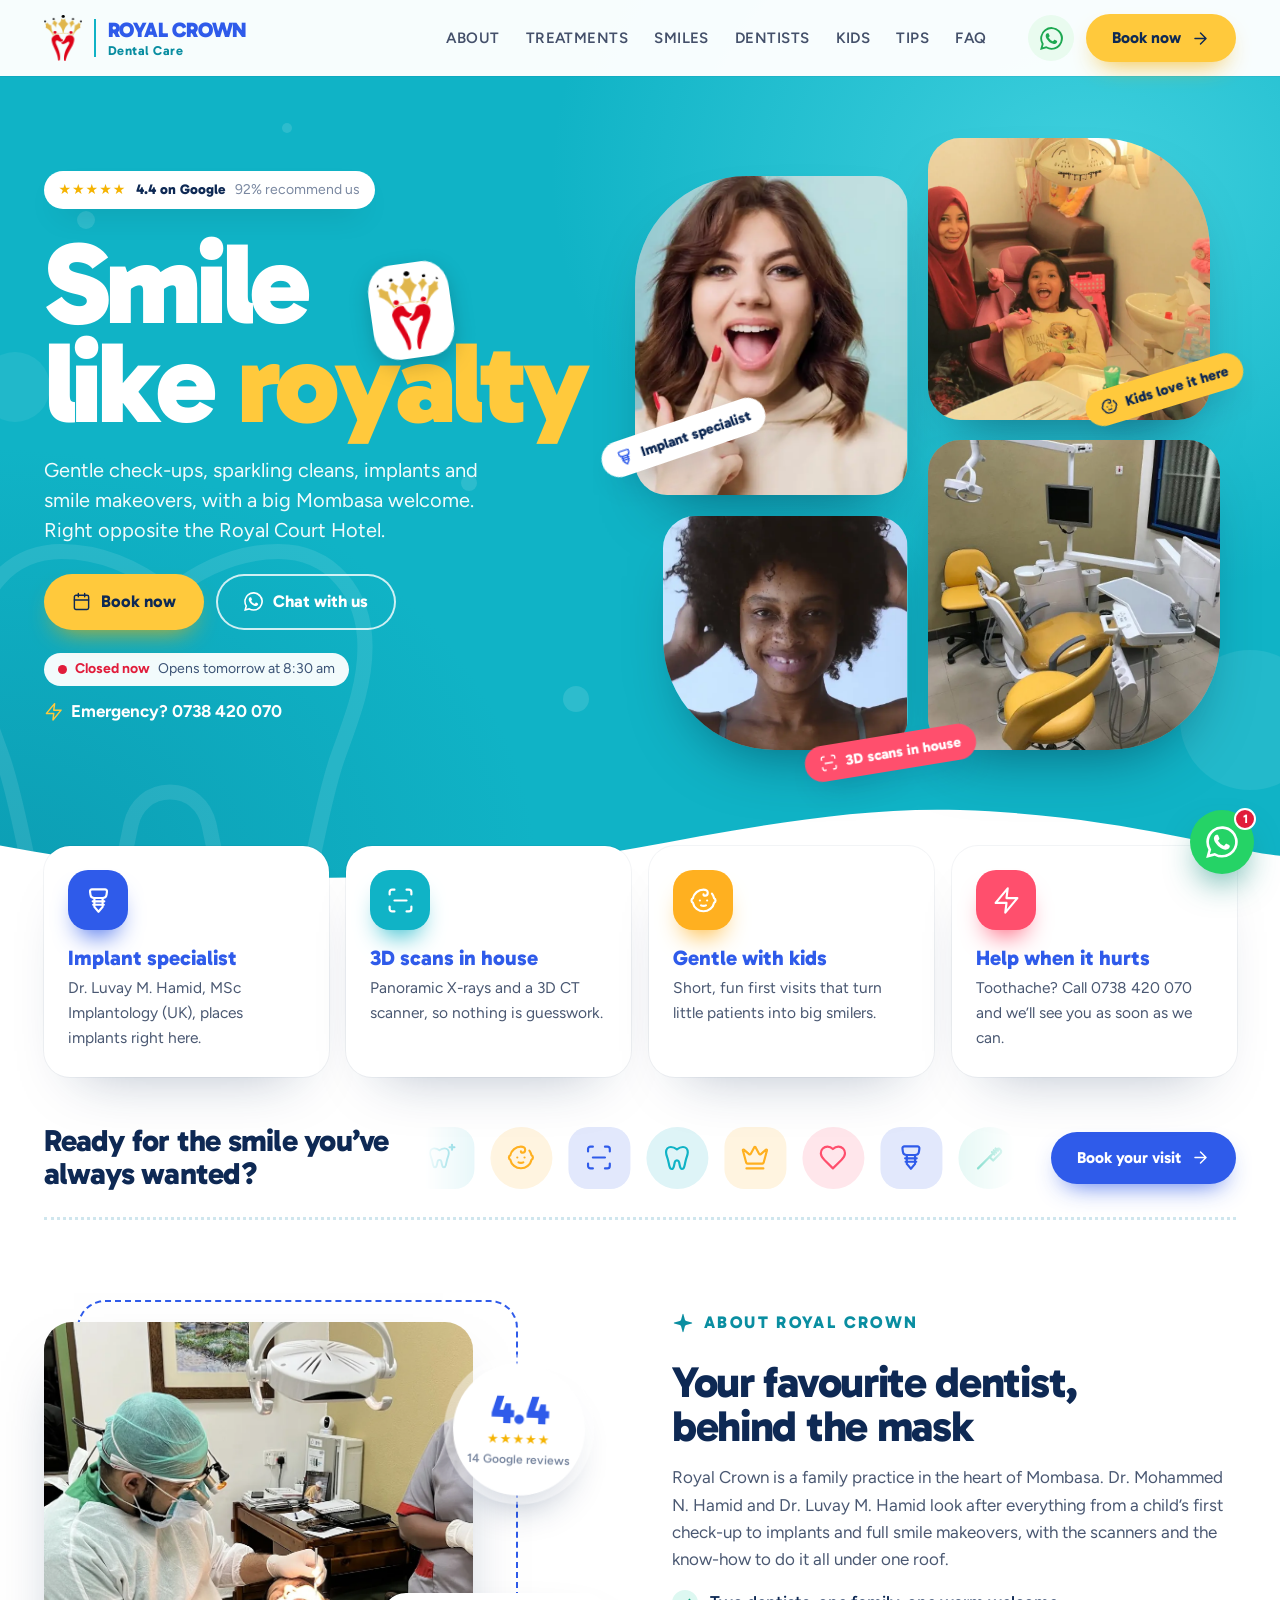
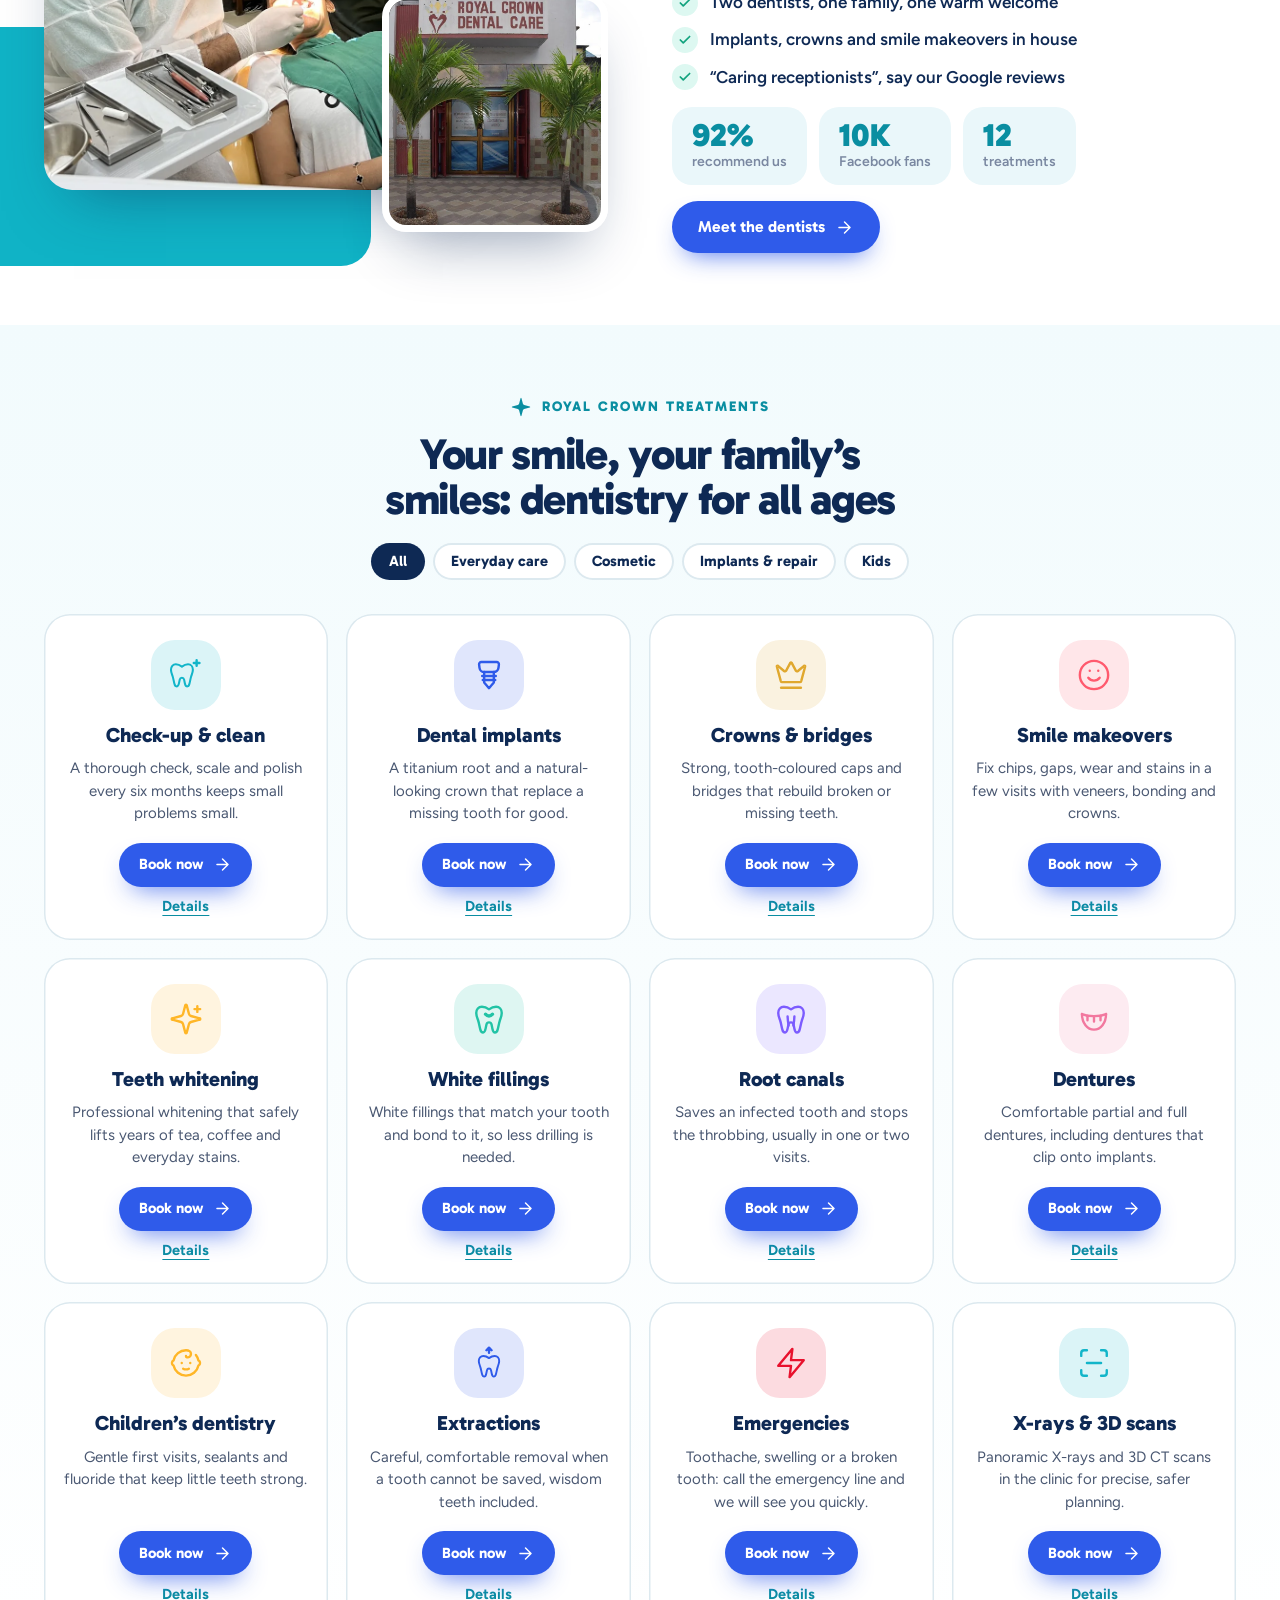
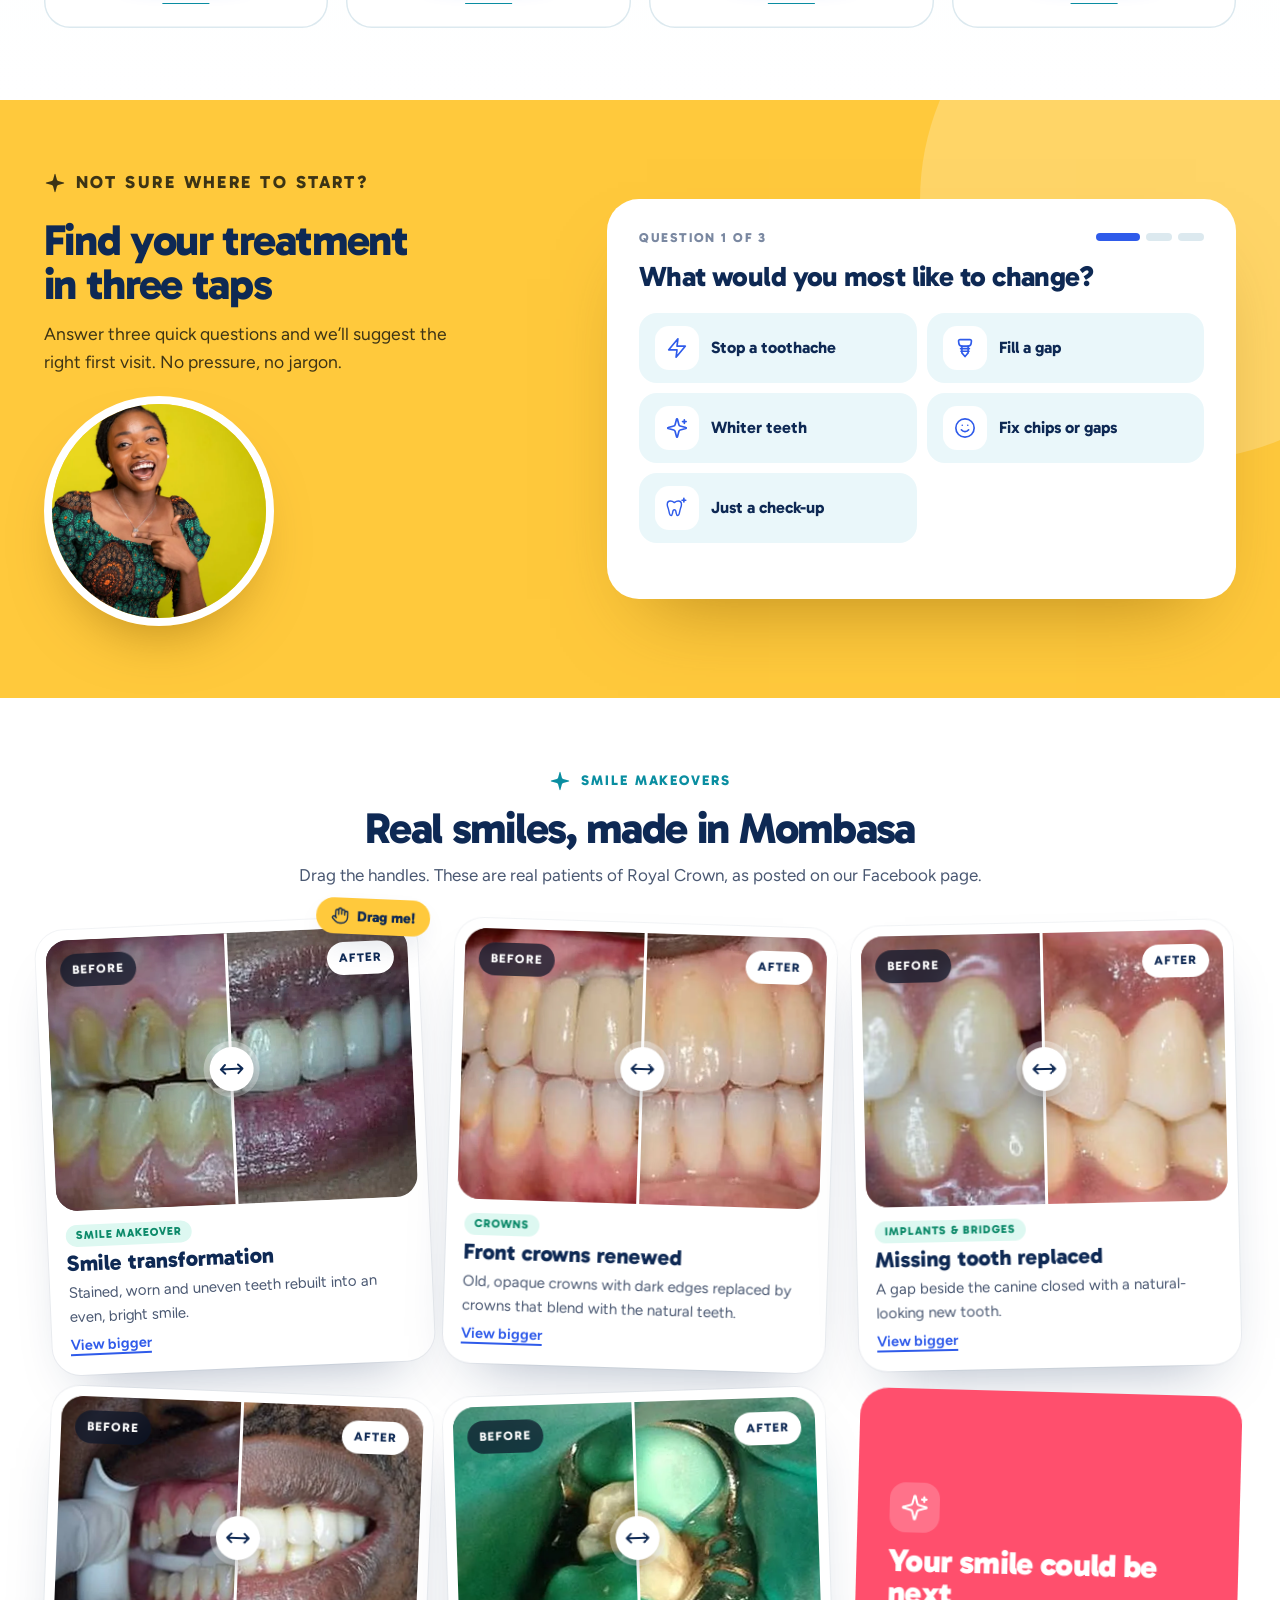
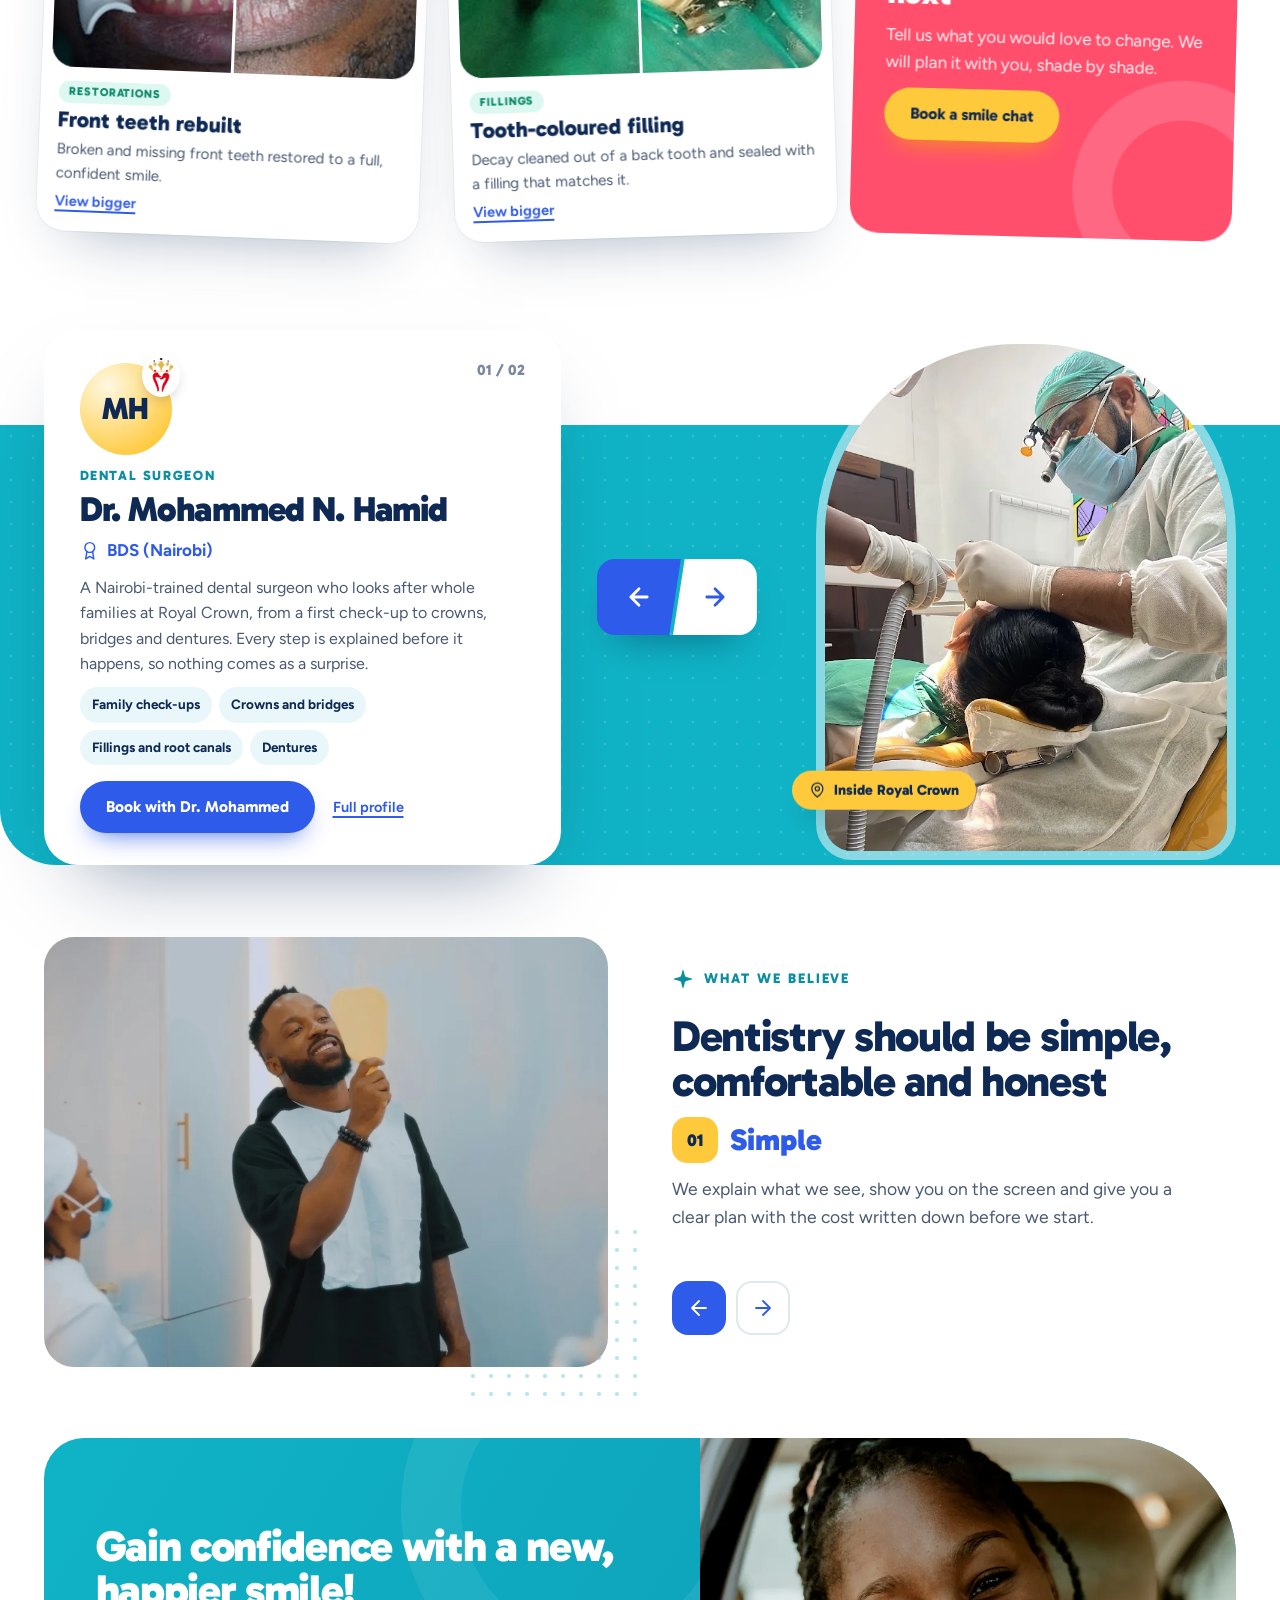
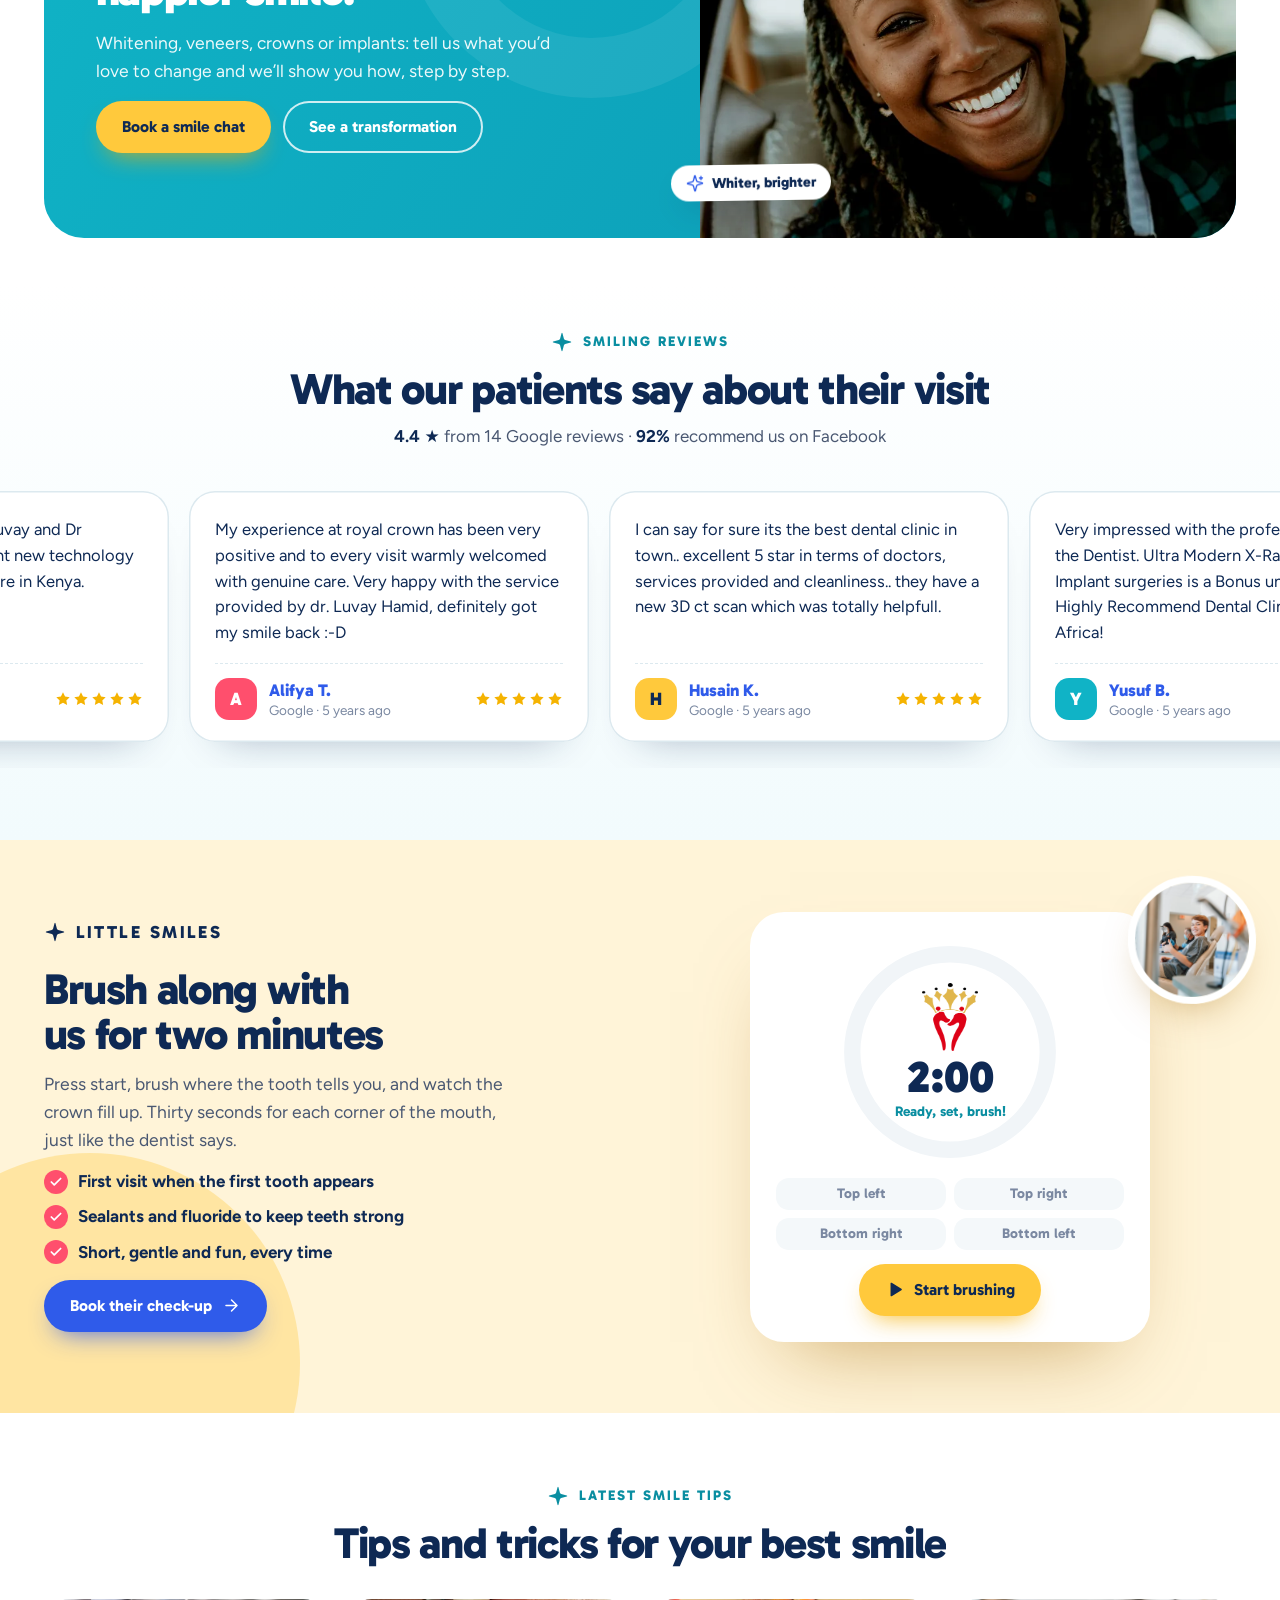
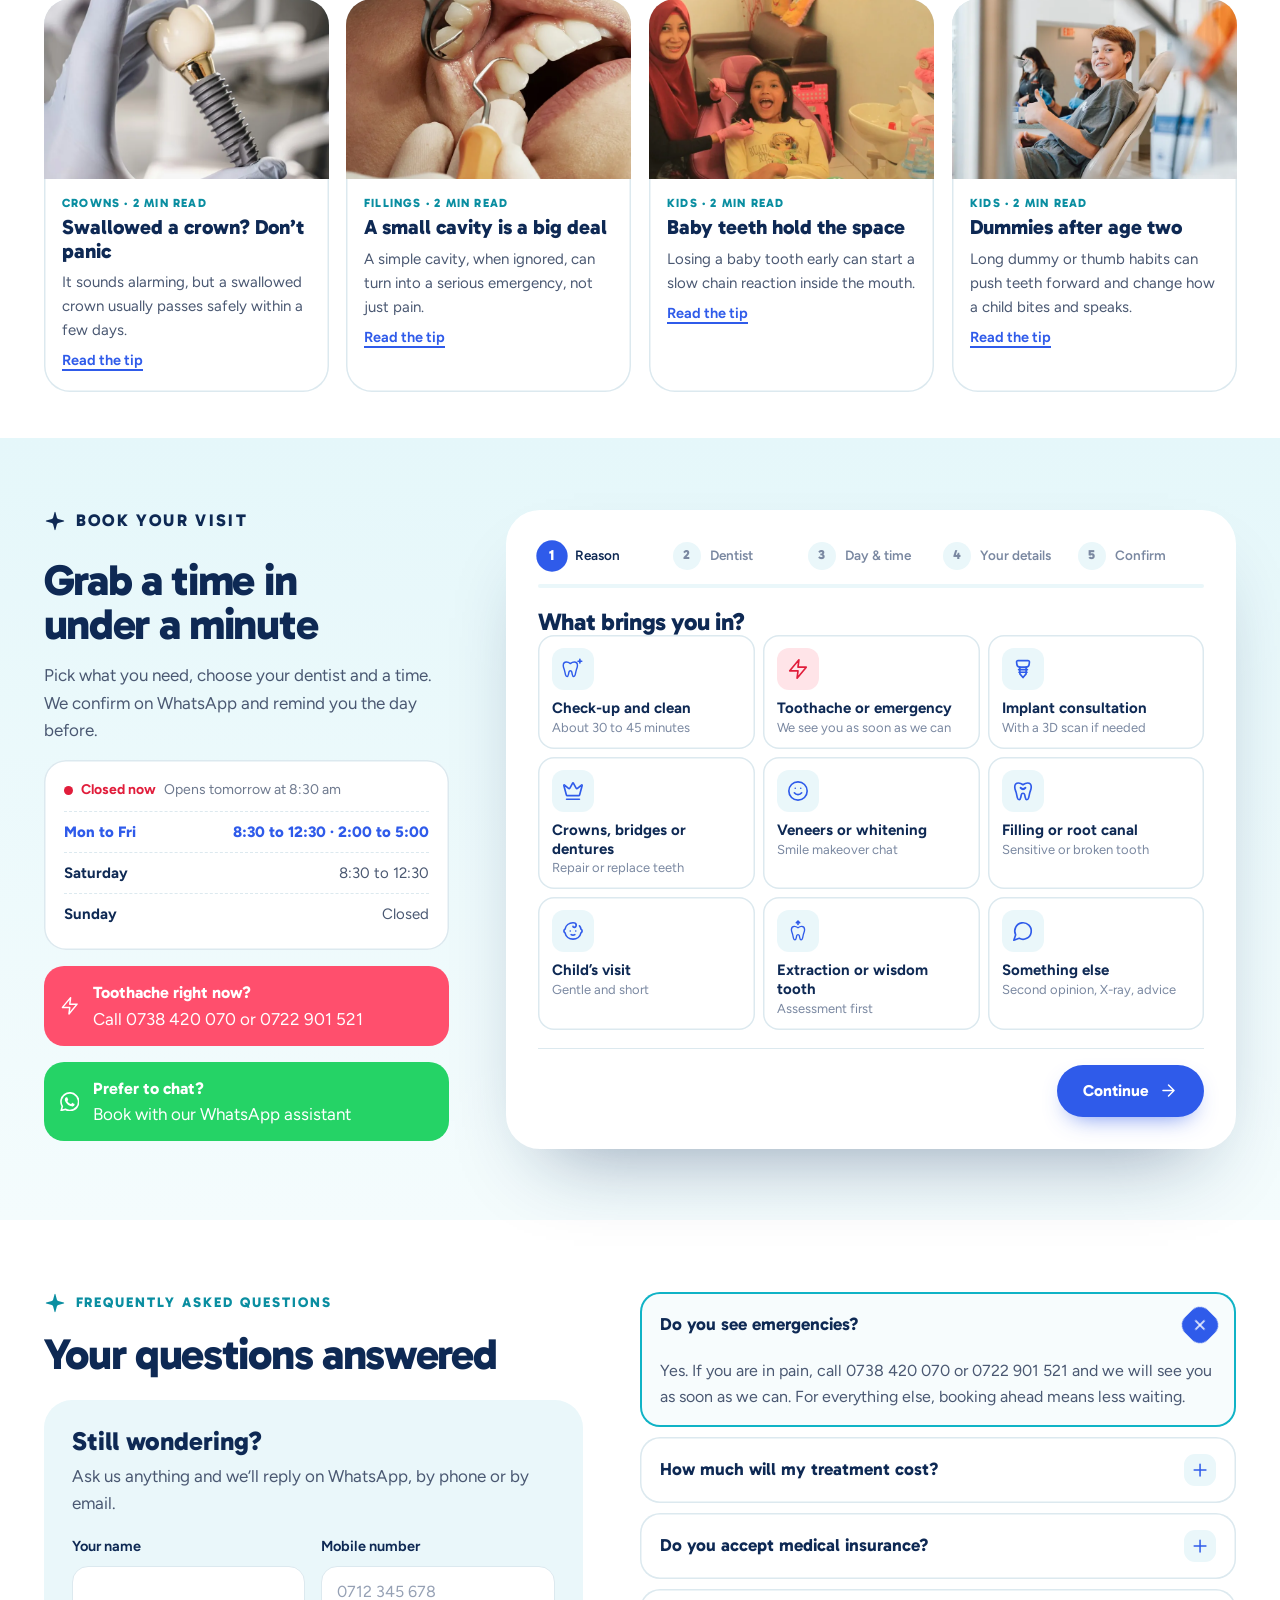
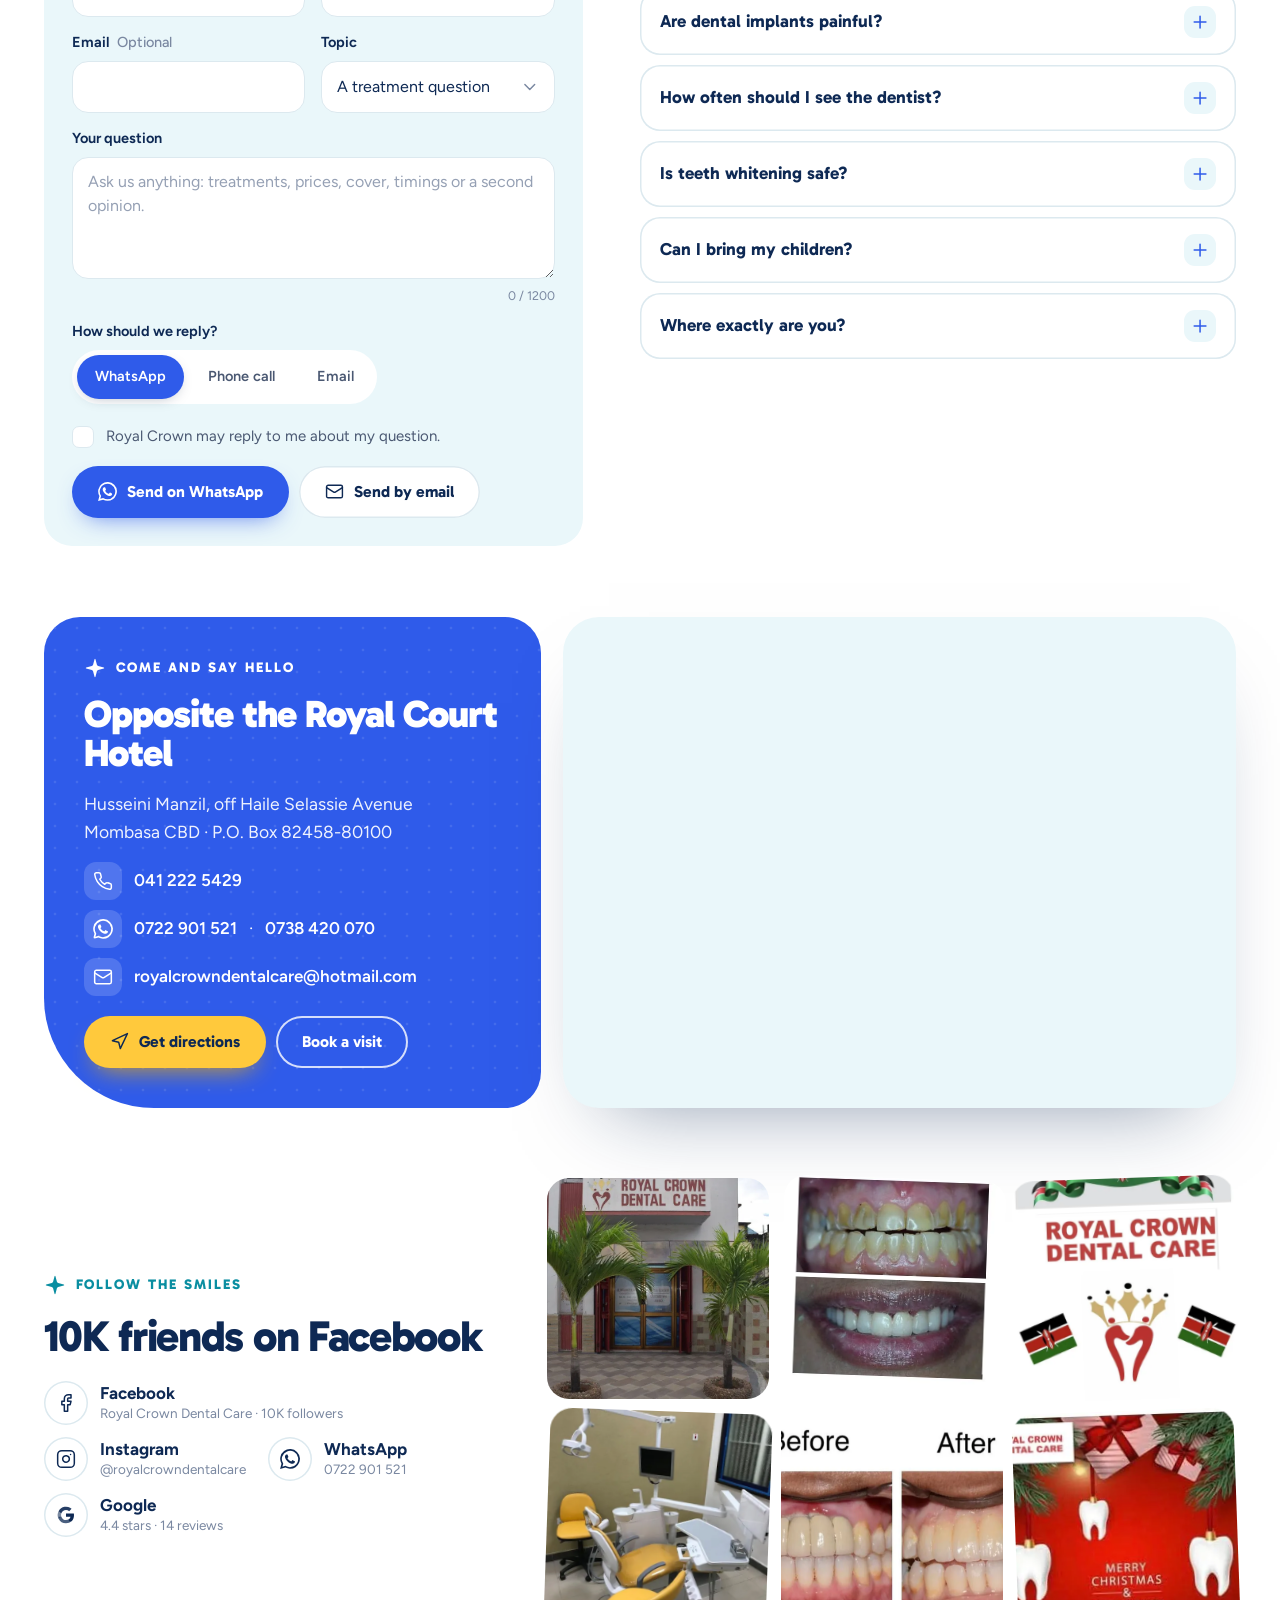
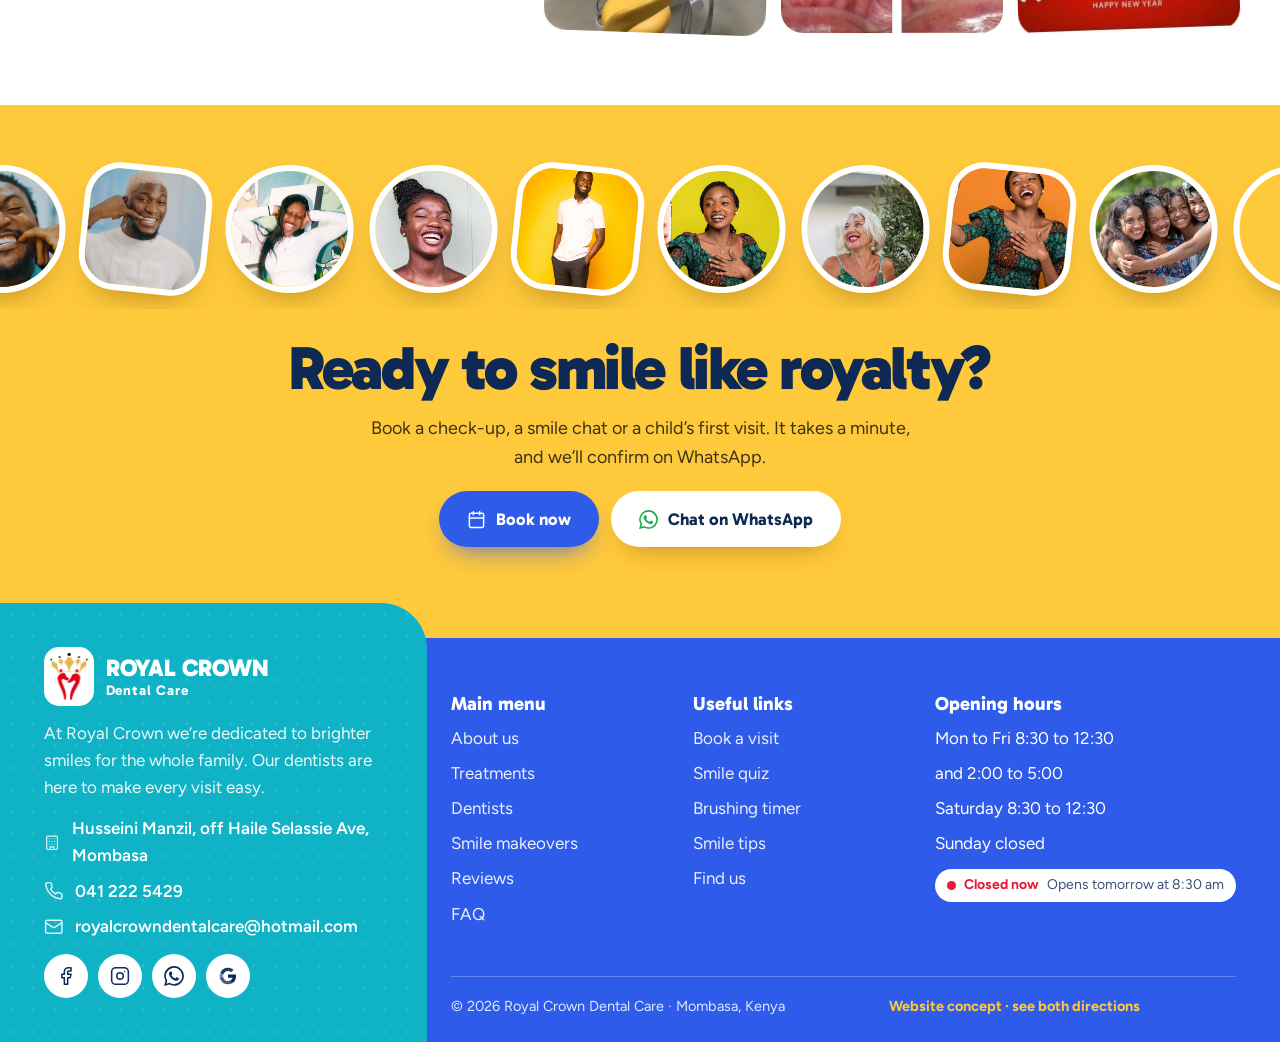
<file: site-b-lively/index.html>
<!doctype html>
<html lang="en">
<head>
<meta charset="utf-8">
<meta name="viewport" content="width=device-width, initial-scale=1">
<title>Royal Crown Dental Care | Smile like royalty in Mombasa</title>
<meta name="description" content="Gentle check-ups, sparkling cleans, implants, smile makeovers and kids' dentistry at Royal Crown Dental Care, opposite the Royal Court Hotel in Mombasa. Book in a minute or chat on WhatsApp.">
<meta name="robots" content="noindex">
<meta name="theme-color" content="#10B3C6">
<link rel="icon" href="../shared/img/favicon.png">
<link rel="apple-touch-icon" href="../shared/img/apple-touch-icon.png">
<link rel="preload" href="../shared/fonts/gabarito.woff2" as="font" type="font/woff2" crossorigin>
<link rel="preload" href="../shared/fonts/figtree.woff2" as="font" type="font/woff2" crossorigin>
<link rel="stylesheet" href="../shared/css/shared.css">
<link rel="stylesheet" href="css/site.css">
<script>
  document.documentElement.classList.add('js');
  setTimeout(function () { if (!document.documentElement.classList.contains('fx-ready')) document.documentElement.classList.remove('js'); }, 3000);
</script>
</head>
<body>
<a class="skip" href="#main">Skip to content</a>

<header class="hd" id="hd">
  <a class="hd__logo" href="#top" aria-label="Royal Crown Dental Care, back to the top">
    <img src="../shared/img/logo/mark-sm.webp" alt="" width="160" height="195">
    <span class="hd__name"><strong>Royal Crown</strong><span>Dental Care</span></span>
  </a>
  <nav class="hd__nav" aria-label="Main">
    <a href="#about">About</a>
    <a href="#treatments">Treatments</a>
    <a href="#smiles">Smiles</a>
    <a href="#dentists">Dentists</a>
    <a href="#kids">Kids</a>
    <a href="#tips">Tips</a>
    <a href="#faq">FAQ</a>
  </nav>
  <div class="hd__end">
    <button class="hd__wa" type="button" data-chat aria-label="Chat on WhatsApp"><span data-icon="whatsapp"></span></button>
    <a class="btn btn--sun hd__cta" href="#book" data-magnetic>Book now <span data-icon="right"></span></a>
  </div>
</header>

<main id="main">

  <!-- 1. Hero: teal, a big happy headline and a collage of smiles -->
  <section class="hero" id="top">
    <div class="hero__bubbles" aria-hidden="true"><i></i><i></i><i></i><i></i><i></i><i></i><i></i><i></i></div>
    <svg class="hero__tooth" viewBox="0 0 24 24" aria-hidden="true"><path d="M12 5.2C10.3 3.9 8.6 3.3 7 3.3 4.6 3.3 3 5.2 3 7.7c0 1.9.7 3.5 1.3 5.2.7 2.1 1 4.4 1.6 6.6.3 1.2 1 2 1.9 2 1.1 0 1.5-1.2 1.8-2.7l.6-2.9c.2-.9.9-1.5 1.8-1.5s1.6.6 1.8 1.5l.6 2.9c.3 1.5.7 2.7 1.8 2.7.9 0 1.6-.8 1.9-2 .6-2.2.9-4.5 1.6-6.6.6-1.7 1.3-3.3 1.3-5.2 0-2.5-1.6-4.4-4-4.4-1.6 0-3.3.6-5 1.9z"/></svg>
    <div class="hero__copy">
      <a class="hero__badge" href="#reviews" data-reveal="pop"><span class="hero__stars">&#9733;&#9733;&#9733;&#9733;&#9733;</span><strong>4.4 on Google</strong><span>92% recommend us</span></a>
      <h1 class="hero__title" aria-label="Smile like royalty">
        <span class="hero__line" data-hero-line>Smile</span>
        <span class="hero__line" data-hero-line>like <span class="hero__royal">royalty<span class="hero__crown" aria-hidden="true"><img src="../shared/img/logo/mark-sm.webp" alt="" width="160" height="195"></span></span></span>
      </h1>
      <p class="hero__lead" data-reveal="up" data-delay=".5">Gentle check-ups, sparkling cleans, implants and smile makeovers, with a big Mombasa welcome. Right opposite the Royal Court Hotel.</p>
      <div class="hero__ctas" data-reveal="up" data-delay=".65">
        <a class="btn btn--sun" href="#book" data-magnetic><span data-icon="calendar"></span>Book now</a>
        <button class="btn btn--white-line" type="button" data-chat><span data-icon="whatsapp"></span>Chat with us</button>
      </div>
      <div class="hero__meta" data-reveal="up" data-delay=".8">
        <p class="open-pill hero__open" data-open-state></p>
        <a class="hero__em" href="tel:+254738420070"><span data-icon="bolt"></span>Emergency? 0738 420 070</a>
      </div>
    </div>
    <div class="hero__collage" data-collage>
      <figure class="tile tile--a" data-tile="18"><video src="../shared/video/smile-point.mp4" poster="../shared/video/smile-point.webp" muted loop playsinline preload="auto" data-autoplay></video></figure>
      <figure class="tile tile--b" data-tile="-14"><img src="../shared/img/care/kid-girl-t.webp" alt="A smiling girl in the dental chair with her dentist" width="800" height="1000"></figure>
      <figure class="tile tile--c" data-tile="-22"><video src="../shared/video/afro-smile.mp4" poster="../shared/video/afro-smile.webp" muted loop playsinline preload="auto" data-autoplay></video></figure>
      <figure class="tile tile--d" data-tile="12"><img src="../shared/img/clinic/room-1.webp" alt="A Royal Crown treatment room" width="756" height="945"></figure>
      <span class="sticker sticker--white sticker--1" data-float="8"><span data-icon="implant"></span>Implant specialist</span>
      <span class="sticker sticker--sun sticker--2" data-float="10"><span data-icon="kid"></span>Kids love it here</span>
      <span class="sticker sticker--coral sticker--3" data-float="7"><span data-icon="scan"></span>3D scans in house</span>
    </div>
    <svg class="hero__wave" viewBox="0 0 1440 120" preserveAspectRatio="none" aria-hidden="true"><path d="M0 64c180 48 360 64 540 40S900 0 1080 8s300 64 360 72v40H0z" fill="#fff"/></svg>
  </section>

  <!-- 2. Why, in four happy icons -->
  <section class="feats" id="why">
    <div class="feats__grid" data-reveal="stagger">
      <article class="feat" style="--c:#2F5BEA"><span class="feat__ic" data-icon="implant"></span><h3>Implant specialist</h3><p>Dr. Luvay M. Hamid, MSc Implantology (UK), places implants right here.</p></article>
      <article class="feat" style="--c:#10B3C6"><span class="feat__ic" data-icon="scan"></span><h3>3D scans in house</h3><p>Panoramic X-rays and a 3D CT scanner, so nothing is guesswork.</p></article>
      <article class="feat" style="--c:#FFB020"><span class="feat__ic" data-icon="kid"></span><h3>Gentle with kids</h3><p>Short, fun first visits that turn little patients into big smilers.</p></article>
      <article class="feat" style="--c:#FF4F6D"><span class="feat__ic" data-icon="bolt"></span><h3>Help when it hurts</h3><p>Toothache? Call 0738 420 070 and we&rsquo;ll see you as soon as we can.</p></article>
    </div>
    <div class="ready">
      <h2 class="ready__t" data-reveal="lines">Ready for the smile you&rsquo;ve always wanted?</h2>
      <div class="ready__belt" data-marquee data-speed="26" aria-hidden="true">
        <div class="ready__track">
          <span style="--c:#10B3C6" data-icon="tooth"></span><span style="--c:#FFB020" data-icon="crown"></span><span style="--c:#FF4F6D" data-icon="heart"></span><span style="--c:#2F5BEA" data-icon="implant"></span><span style="--c:#22C3A6" data-icon="brush"></span><span style="--c:#7C5CFF" data-icon="sparkles"></span><span style="--c:#FF8A3D" data-icon="smile"></span><span style="--c:#10B3C6" data-icon="sparkletooth"></span><span style="--c:#FFB020" data-icon="kid"></span><span style="--c:#2F5BEA" data-icon="scan"></span>
        </div>
      </div>
      <a class="btn btn--blue" href="#book" data-magnetic>Book your visit <span data-icon="right"></span></a>
    </div>
  </section>

  <!-- 3. About, with the dashed frame -->
  <section class="about" id="about">
    <div class="about__media" data-reveal="up">
      <span class="about__block" aria-hidden="true"></span>
      <span class="about__dash" aria-hidden="true"></span>
      <img class="about__img" src="../shared/img/clinic/work-1.webp" alt="A Royal Crown dentist and assistant with a patient" width="900" height="1125" loading="lazy">
      <img class="about__img2" src="../shared/img/clinic/facade.webp" alt="The Royal Crown Dental Care entrance" width="848" height="1060" loading="lazy">
      <span class="about__badge" data-float="6"><strong>4.4</strong><span>&#9733;&#9733;&#9733;&#9733;&#9733;</span><em>14 Google reviews</em></span>
    </div>
    <div class="about__copy">
      <p class="kicker" data-reveal="fade">About Royal Crown</p>
      <h2 class="h2" data-reveal="lines">Your favourite dentist, behind the mask</h2>
      <p data-reveal="up">Royal Crown is a family practice in the heart of Mombasa. Dr. Mohammed N. Hamid and Dr. Luvay M. Hamid look after everything from a child&rsquo;s first check-up to implants and full smile makeovers, with the scanners and the know-how to do it all under one roof.</p>
      <ul class="about__ticks" data-reveal="stagger">
        <li><span data-icon="check"></span>Two dentists, one family, one warm welcome</li>
        <li><span data-icon="check"></span>Implants, crowns and smile makeovers in house</li>
        <li><span data-icon="check"></span>&ldquo;Caring receptionists&rdquo;, say our Google reviews</li>
      </ul>
      <div class="about__stats" data-reveal="stagger">
        <div><strong><span data-count="92">92</span>%</strong><span>recommend us</span></div>
        <div><strong><span data-count="10">10</span>K</strong><span>Facebook fans</span></div>
        <div><strong><span data-count="12">12</span></strong><span>treatments</span></div>
      </div>
      <a class="btn btn--blue" href="#dentists">Meet the dentists <span data-icon="right"></span></a>
    </div>
  </section>

  <!-- 4. Treatments grid with filters -->
  <section class="treats" id="treatments">
    <div class="treats__head">
      <p class="kicker" data-reveal="fade">Royal Crown treatments</p>
      <h2 class="h2" data-reveal="lines">Your smile, your family&rsquo;s smiles: dentistry for all ages</h2>
      <div class="chips" role="tablist" aria-label="Filter treatments" data-filters data-reveal="up"></div>
    </div>
    <div class="treats__grid" data-treats></div>
  </section>

  <!-- 5. Smile quiz -->
  <section class="quiz" id="quiz">
    <div class="quiz__copy">
      <p class="kicker kicker--dark" data-reveal="fade">Not sure where to start?</p>
      <h2 class="h2" data-reveal="lines">Find your treatment in three taps</h2>
      <p data-reveal="up">Answer three quick questions and we&rsquo;ll suggest the right first visit. No pressure, no jargon.</p>
      <img class="quiz__img" src="../shared/img/people/ankara-yellow.webp" alt="A woman in a bright print dress laughing" width="900" height="1125" loading="lazy" data-reveal="pop">
    </div>
    <div class="quiz__card" data-quiz data-reveal="up"></div>
  </section>

  <!-- 6. Real smile makeovers -->
  <section class="smiles" id="smiles">
    <div class="smiles__head">
      <p class="kicker" data-reveal="fade">Smile makeovers</p>
      <h2 class="h2" data-reveal="lines">Real smiles, made in Mombasa</h2>
      <p data-reveal="up">Drag the handles. These are real patients of Royal Crown, as posted on our Facebook page.</p>
    </div>
    <div class="smiles__row" data-smiles></div>
  </section>

  <!-- 7. Dentists band -->
  <section class="docs" id="dentists">
    <div class="docs__band">
      <div class="docs__card" data-doc-card aria-live="polite"></div>
      <div class="docs__nav">
        <button type="button" class="docs__arrow docs__arrow--prev" data-doc-prev aria-label="Previous dentist"><span data-icon="left"></span></button>
        <button type="button" class="docs__arrow docs__arrow--next" data-doc-next aria-label="Next dentist"><span data-icon="right"></span></button>
      </div>
      <figure class="docs__photo" data-reveal="up">
        <img src="../shared/img/clinic/work-3.webp" alt="A Royal Crown dentist at work" width="675" height="843" loading="lazy">
        <figcaption data-float="6"><span data-icon="pin"></span>Inside Royal Crown</figcaption>
      </figure>
    </div>
  </section>

  <!-- 8. What we believe -->
  <section class="believe" id="believe">
    <div class="believe__media" data-believe-media>
      <img src="../shared/img/care/mirror-smile.webp" alt="" class="is-on">
      <img src="../shared/img/care/dentist-laugh.webp" alt="">
      <img src="../shared/img/care/dentist-talk.webp" alt="">
      <span class="believe__dots" aria-hidden="true"></span>
    </div>
    <div class="believe__copy">
      <p class="kicker" data-reveal="fade">What we believe</p>
      <h2 class="h2" data-reveal="lines">Dentistry should be simple, comfortable and honest</h2>
      <div class="believe__slides" data-believe>
        <div class="believe__slide is-on"><h3><span>01</span>Simple</h3><p>We explain what we see, show you on the screen and give you a clear plan with the cost written down before we start.</p></div>
        <div class="believe__slide"><h3><span>02</span>Comfortable</h3><p>Gentle hands, proper numbing and a &ldquo;stop&rdquo; signal you control. Nervous patients are very welcome here.</p></div>
        <div class="believe__slide"><h3><span>03</span>Honest</h3><p>We save teeth whenever we can and only suggest treatment you actually need. That is how a family practice keeps families coming back.</p></div>
      </div>
      <div class="believe__nav"><button type="button" data-believe-prev aria-label="Previous"><span data-icon="left"></span></button><button type="button" data-believe-next aria-label="Next"><span data-icon="right"></span></button></div>
    </div>
  </section>

  <!-- 9. Confidence band -->
  <section class="glow">
    <div class="glow__panel">
      <div class="glow__copy">
        <h2 class="glow__t" data-reveal="lines">Gain confidence with a new, happier smile!</h2>
        <p data-reveal="up">Whitening, veneers, crowns or implants: tell us what you&rsquo;d love to change and we&rsquo;ll show you how, step by step.</p>
        <div class="glow__btns" data-reveal="up"><button class="btn btn--sun" type="button" data-book="smile">Book a smile chat</button><button class="btn btn--white-line" type="button" data-open="case:makeover">See a transformation</button></div>
      </div>
      <div class="glow__media"><img src="../shared/img/people/braids-laugh.webp" alt="A young woman with braids laughing" width="900" height="1125" loading="lazy" data-parallax="-0.08"></div>
      <span class="sticker sticker--white glow__s1" data-float="8"><span data-icon="sparkles"></span>Whiter, brighter</span>
    </div>
  </section>

  <!-- 10. Reviews marquee -->
  <section class="reviews" id="reviews">
    <div class="reviews__head">
      <p class="kicker" data-reveal="fade">Smiling reviews</p>
      <h2 class="h2" data-reveal="lines">What our patients say about their visit</h2>
      <p data-reveal="up"><strong>4.4 &#9733;</strong> from 14 Google reviews &middot; <strong>92%</strong> recommend us on Facebook</p>
    </div>
    <div class="reviews__belt" data-marquee data-speed="60"><div class="reviews__track" data-reviews></div></div>
  </section>

  <!-- 11. Kids corner: the two-minute brushing timer -->
  <section class="kids" id="kids">
    <div class="kids__copy">
      <p class="kicker kicker--dark" data-reveal="fade">Little smiles</p>
      <h2 class="h2" data-reveal="lines">Brush along with us for two minutes</h2>
      <p data-reveal="up">Press start, brush where the tooth tells you, and watch the crown fill up. Thirty seconds for each corner of the mouth, just like the dentist says.</p>
      <ul class="kids__list" data-reveal="stagger">
        <li><span data-icon="check"></span>First visit when the first tooth appears</li>
        <li><span data-icon="check"></span>Sealants and fluoride to keep teeth strong</li>
        <li><span data-icon="check"></span>Short, gentle and fun, every time</li>
      </ul>
      <button class="btn btn--blue" type="button" data-book="child">Book their check-up <span data-icon="right"></span></button>
    </div>
    <div class="kids__timer" data-timer data-reveal="scale">
      <svg class="kids__ring" viewBox="0 0 220 220" aria-hidden="true"><circle cx="110" cy="110" r="96"/><circle class="kids__prog" cx="110" cy="110" r="96"/></svg>
      <div class="kids__face"><span class="kids__tooth" data-tooth><img src="../shared/img/logo/mark.webp" alt="" width="640" height="780"></span><strong class="kids__time" data-time>2:00</strong><span class="kids__cue" data-cue>Ready, set, brush!</span></div>
      <div class="kids__quads" aria-hidden="true"><i>Top left</i><i>Top right</i><i>Bottom right</i><i>Bottom left</i></div>
      <button class="btn btn--sun kids__go" type="button" data-timer-go><span data-icon="play"></span>Start brushing</button>
    </div>
    <img class="kids__img" src="../shared/img/care/kid-boy-t.webp" alt="A boy smiling in the dental chair" width="800" height="1000" loading="lazy" data-float="10">
  </section>

  <!-- 12. Smile tips (after the template's blog cards) -->
  <section class="tips" id="tips">
    <div class="tips__head">
      <p class="kicker" data-reveal="fade">Latest smile tips</p>
      <h2 class="h2" data-reveal="lines">Tips and tricks for your best smile</h2>
    </div>
    <div class="tips__grid" data-tips></div>
  </section>

  <!-- 13. Booking -->
  <section class="book" id="book">
    <div class="book__side">
      <p class="kicker kicker--dark" data-reveal="fade">Book your visit</p>
      <h2 class="h2" data-reveal="lines">Grab a time in under a minute</h2>
      <p data-reveal="up">Pick what you need, choose your dentist and a time. We confirm on WhatsApp and remind you the day before.</p>
      <div class="book__hours" data-reveal="up">
        <p class="open-pill" data-open-state></p>
        <dl>
          <div data-hours-row="week"><dt>Mon to Fri</dt><dd>8:30 to 12:30 &middot; 2:00 to 5:00</dd></div>
          <div data-hours-row="sat"><dt>Saturday</dt><dd>8:30 to 12:30</dd></div>
          <div data-hours-row="sun"><dt>Sunday</dt><dd>Closed</dd></div>
        </dl>
      </div>
      <a class="book__em" href="tel:+254738420070" data-reveal="up"><span data-icon="bolt"></span><span><strong>Toothache right now?</strong>Call 0738 420 070 or 0722 901 521</span></a>
      <button class="book__chat" type="button" data-chat="I want to book a visit" data-reveal="up"><span data-icon="whatsapp"></span><span><strong>Prefer to chat?</strong>Book with our WhatsApp assistant</span></button>
    </div>
    <div class="book__card" data-booking data-reveal="up"></div>
  </section>

  <!-- 14. FAQ and ask a question -->
  <section class="faq" id="faq">
    <div class="faq__left">
      <p class="kicker" data-reveal="fade">Frequently asked questions</p>
      <h2 class="h2" data-reveal="lines">Your questions answered</h2>
      <div class="faq__ask" data-reveal="up">
        <h3>Still wondering?</h3>
        <p>Ask us anything and we&rsquo;ll reply on WhatsApp, by phone or by email.</p>
        <div data-inquiry></div>
      </div>
    </div>
    <div class="faq__list" data-faq></div>
  </section>

  <!-- 15. Visit and socials -->
  <section class="visit" id="visit">
    <div class="visit__card" data-reveal="up">
      <p class="kicker kicker--light">Come and say hello</p>
      <h2 class="visit__t">Opposite the Royal Court Hotel</h2>
      <address>Husseini Manzil, off Haile Selassie Avenue<br>Mombasa CBD &middot; P.O. Box 82458-80100</address>
      <ul class="visit__list">
        <li><span data-icon="phone"></span><a href="tel:+254412225429">041 222 5429</a></li>
        <li><span data-icon="whatsapp"></span><a href="tel:+254722901521">0722 901 521</a> &middot; <a href="tel:+254738420070">0738 420 070</a></li>
        <li><span data-icon="mail"></span><a href="mailto:royalcrowndentalcare@hotmail.com">royalcrowndentalcare@hotmail.com</a></li>
      </ul>
      <div class="visit__btns"><a class="btn btn--sun" href="https://www.google.com/maps/dir/?api=1&amp;destination=Royal+Crown+Dental+Care%2C+Haile+Selassie+Avenue%2C+Mombasa" target="_blank" rel="noopener"><span data-icon="nav"></span>Get directions</a><a class="btn btn--white-line" href="#book">Book a visit</a></div>
    </div>
    <div class="visit__map" data-reveal="up">
      <iframe src="https://maps.google.com/maps?q=Royal%20Crown%20Dental%20Care%2C%20Haile%20Selassie%20Avenue%2C%20Mombasa&amp;t=m&amp;z=16&amp;ie=UTF8&amp;iwloc=&amp;output=embed" title="Map showing Royal Crown Dental Care, Mombasa" loading="lazy" referrerpolicy="no-referrer-when-downgrade" allowfullscreen></iframe>
    </div>
    <div class="social-wall">
      <div class="social-wall__head">
        <p class="kicker" data-reveal="fade">Follow the smiles</p>
        <h2 class="h2" data-reveal="lines">10K friends on Facebook</h2>
        <div class="social-wall__links" data-socials="labels" data-reveal="up"></div>
      </div>
      <div class="social-wall__grid" data-reveal="stagger">
        <a href="https://www.facebook.com/royalcrowndentalcare" target="_blank" rel="noopener"><img src="../shared/img/social/fb-1.webp" alt="Royal Crown Dental Care sign" width="560" height="560" loading="lazy"><span data-icon="facebook"></span></a>
        <a href="https://www.facebook.com/royalcrowndentalcare" target="_blank" rel="noopener"><img src="../shared/img/social/fb-2.webp" alt="Smile transformation post" width="505" height="505" loading="lazy"><span data-icon="facebook"></span></a>
        <a href="https://www.facebook.com/royalcrowndentalcare" target="_blank" rel="noopener"><img src="../shared/img/social/fb-3.webp" alt="Happy Jamhuri Day post" width="560" height="560" loading="lazy"><span data-icon="facebook"></span></a>
        <a href="https://www.facebook.com/royalcrowndentalcare" target="_blank" rel="noopener"><img src="../shared/img/social/fb-4.webp" alt="Treatment room" width="560" height="560" loading="lazy"><span data-icon="facebook"></span></a>
        <a href="https://www.facebook.com/royalcrowndentalcare" target="_blank" rel="noopener"><img src="../shared/img/social/fb-5.webp" alt="Before and after crowns" width="560" height="560" loading="lazy"><span data-icon="facebook"></span></a>
        <a href="https://www.facebook.com/royalcrowndentalcare" target="_blank" rel="noopener"><img src="../shared/img/social/fb-6.webp" alt="Merry Christmas post" width="371" height="371" loading="lazy"><span data-icon="facebook"></span></a>
      </div>
    </div>
  </section>

  <!-- 16. Finale -->
  <section class="finale">
    <div class="finale__belt" data-marquee data-speed="55" aria-hidden="true"><div class="finale__track"><span><img src="../shared/img/people/ankara-orange.webp" alt="" width="900" height="1125" loading="lazy"></span><span><img src="../shared/img/people/friends-hug.webp" alt="" width="900" height="1125" loading="lazy"></span><span><img src="../shared/img/people/family-asian.webp" alt="" width="900" height="1125" loading="lazy"></span><span><img src="../shared/img/people/man-laugh.webp" alt="" width="900" height="1125" loading="lazy"></span><span><img src="../shared/img/people/man-teal.webp" alt="" width="900" height="1125" loading="lazy"></span><span><img src="../shared/img/people/dance-mural.webp" alt="" width="900" height="1125" loading="lazy"></span><span><img src="../shared/img/people/laugh-white.webp" alt="" width="900" height="1125" loading="lazy"></span><span><img src="../shared/img/people/man-yellow.webp" alt="" width="900" height="1125" loading="lazy"></span><span><img src="../shared/img/people/ankara-selfie.webp" alt="" width="900" height="1125" loading="lazy"></span><span><img src="../shared/img/people/senior-laugh.webp" alt="" width="900" height="1125" loading="lazy"></span></div></div>
    <h2 class="finale__t" data-reveal="lines">Ready to smile like royalty?</h2>
    <p data-reveal="up">Book a check-up, a smile chat or a child&rsquo;s first visit. It takes a minute, and we&rsquo;ll confirm on WhatsApp.</p>
    <div class="finale__btns" data-reveal="up"><a class="btn btn--blue" href="#book" data-magnetic><span data-icon="calendar"></span>Book now</a><button class="btn btn--white" type="button" data-chat><span data-icon="whatsapp"></span>Chat on WhatsApp</button></div>
  </section>

</main>

<footer class="ft">
  <div class="ft__brand">
    <a class="ft__logo" href="#top"><img src="../shared/img/logo/mark-sm.webp" alt="" width="160" height="195"><span><strong>Royal Crown</strong><small>Dental Care</small></span></a>
    <p>At Royal Crown we&rsquo;re dedicated to brighter smiles for the whole family. Our dentists are here to make every visit easy.</p>
    <ul class="ft__contact">
      <li><span data-icon="building"></span>Husseini Manzil, off Haile Selassie Ave, Mombasa</li>
      <li><span data-icon="phone"></span><a href="tel:+254412225429">041 222 5429</a></li>
      <li><span data-icon="mail"></span><a href="mailto:royalcrowndentalcare@hotmail.com">royalcrowndentalcare@hotmail.com</a></li>
    </ul>
    <div class="ft__social" data-socials="icons"></div>
  </div>
  <div class="ft__links">
    <div><h3>Main menu</h3><ul><li><a href="#about">About us</a></li><li><a href="#treatments">Treatments</a></li><li><a href="#dentists">Dentists</a></li><li><a href="#smiles">Smile makeovers</a></li><li><a href="#reviews">Reviews</a></li><li><a href="#faq">FAQ</a></li></ul></div>
    <div><h3>Useful links</h3><ul><li><a href="#book">Book a visit</a></li><li><a href="#quiz">Smile quiz</a></li><li><a href="#kids">Brushing timer</a></li><li><a href="#tips">Smile tips</a></li><li><a href="#visit">Find us</a></li></ul></div>
    <div><h3>Opening hours</h3><ul><li>Mon to Fri 8:30 to 12:30</li><li>and 2:00 to 5:00</li><li>Saturday 8:30 to 12:30</li><li>Sunday closed</li></ul><p class="open-pill" data-open-state></p></div>
    <div class="ft__bar"><span>&copy; 2026 Royal Crown Dental Care &middot; Mombasa, Kenya</span><a href="../">Website concept &middot; see both directions</a></div>
  </div>
</footer>

<script src="../shared/js/vendor/gsap.min.js"></script>
<script src="../shared/js/vendor/ScrollTrigger.min.js"></script>
<script src="../shared/js/vendor/SplitText.min.js"></script>
<script src="../shared/js/vendor/lenis.min.js"></script>
<script src="../shared/js/ui.js"></script>
<script src="../shared/js/data.js"></script>
<script src="../shared/js/compare.js"></script>
<script src="../shared/js/modals.js"></script>
<script src="../shared/js/booking.js"></script>
<script src="../shared/js/chat.js"></script>
<script src="../shared/js/fx.js"></script>
<script src="js/site.js"></script>
</body>
</html>
</file>
<file: shared/css/shared.css>
/* Shared components for both Royal Crown concepts. Each site sets the theme variables:
   --font-d --font-b --ink --text --muted --bg --surface --line --accent --accent-ink --accent-2 --tint --gold --r --r-lg */
@font-face { font-family: 'Outfit'; src: url('../fonts/outfit.woff2') format('woff2'); font-weight: 100 900; font-display: swap; }
@font-face { font-family: 'Gabarito'; src: url('../fonts/gabarito.woff2') format('woff2'); font-weight: 400 900; font-display: swap; }
@font-face { font-family: 'Figtree'; src: url('../fonts/figtree.woff2') format('woff2'); font-weight: 300 900; font-display: swap; }
@font-face { font-family: 'Figtree'; src: url('../fonts/figtree-italic.woff2') format('woff2'); font-weight: 300 900; font-style: italic; font-display: swap; }

:root {
  --ease: cubic-bezier(.16, 1, .3, 1);
  --spring: cubic-bezier(.3, 1.5, .5, 1);
  --wa-green: #25D366; --wa-teal: #075E54; --wa-dark: #128C7E; --wa-bubble: #D9FDD3; --wa-paper: #EFEAE2;
  --danger: #E11D3B; --good: #12A150;
  --r: 14px; --r-lg: 26px;
}
*, *::before, *::after { box-sizing: border-box; }
[hidden] { display: none !important; }
html { -webkit-text-size-adjust: 100%; scroll-padding-top: 96px; }
html.lenis, html.lenis body { height: auto; }
.lenis.lenis-smooth { scroll-behavior: auto !important; }
.lenis.lenis-stopped { overflow: hidden; }
body { margin: 0; background: var(--bg); color: var(--text); font-family: var(--font-b); font-size: 17px; line-height: 1.6; -webkit-font-smoothing: antialiased; -moz-osx-font-smoothing: grayscale; text-rendering: optimizeLegibility; overflow-x: clip; }
img, video, svg { display: block; max-width: 100%; }
img, video { height: auto; }
button, input, select, textarea { font: inherit; color: inherit; }
button { cursor: pointer; background: none; border: 0; padding: 0; }
a { color: inherit; }
h1, h2, h3, h4, p, ul, ol, dl, dd, figure, blockquote { margin: 0; }
ul, ol { padding: 0; list-style: none; }
:focus-visible { outline: 3px solid var(--accent); outline-offset: 3px; border-radius: 6px; }
::selection { background: var(--accent); color: var(--accent-ink); }
.icon { width: 1.15em; height: 1.15em; flex: none; }
.visually-hidden { position: absolute !important; width: 1px; height: 1px; padding: 0; margin: -1px; overflow: hidden; clip: rect(0 0 0 0); white-space: nowrap; border: 0; }
.skip { position: fixed; left: 16px; top: -60px; z-index: 200; padding: 12px 18px; border-radius: 999px; background: var(--ink); color: #fff; font-weight: 700; text-decoration: none; transition: top .3s var(--ease); }
.skip:focus { top: 16px; }
html.js [data-reveal] { visibility: hidden; }
html.fx-off [data-reveal] { visibility: visible; }
.fx-line { padding-bottom: .08em; margin-bottom: -.08em; }

/* ---------- Buttons ---------- */
.btn { --h: 52px; position: relative; display: inline-flex; align-items: center; justify-content: center; gap: 10px; height: var(--h); padding: 0 26px; border-radius: 999px;
  font: 650 15.5px/1 var(--font-b); letter-spacing: .005em; text-decoration: none; white-space: nowrap; overflow: hidden; isolation: isolate;
  transition: transform .45s var(--spring), background-color .3s, color .3s, box-shadow .4s var(--ease); }
.btn .icon { width: 19px; height: 19px; }
.btn--primary { background: var(--accent); color: var(--accent-ink); box-shadow: 0 10px 24px -12px color-mix(in srgb, var(--accent) 80%, transparent); }
.btn--primary::before { content: ''; position: absolute; inset: 0; z-index: -1; background: var(--accent-2); transform: translateY(101%); border-radius: inherit; transition: transform .5s var(--ease); }
.btn--primary:hover::before { transform: translateY(0); }
.btn--primary:hover { box-shadow: 0 18px 34px -14px color-mix(in srgb, var(--accent) 80%, transparent); }
.btn--ghost { background: var(--surface); color: var(--ink); box-shadow: inset 0 0 0 1.5px var(--line); }
.btn--ghost:hover { box-shadow: inset 0 0 0 1.5px var(--ink); }
.btn--light { background: #fff; color: var(--ink); }
.btn--glass { background: rgba(255, 255, 255, .16); color: #fff; box-shadow: inset 0 0 0 1.5px rgba(255, 255, 255, .45); backdrop-filter: blur(10px); }
.btn--glass:hover { background: rgba(255, 255, 255, .26); }
.btn--wa { background: var(--wa-green); color: #fff; box-shadow: 0 10px 24px -12px rgba(18, 140, 126, .9); }
.btn--wa:hover { background: #1EBE5A; }
.btn--danger { background: var(--danger); color: #fff; }
.btn:active { transform: scale(.97); }
.btn[disabled] { opacity: .5; pointer-events: none; }
.link-btn { display: inline-flex; align-items: center; gap: 7px; font-weight: 650; font-size: 14.5px; color: var(--accent); text-decoration: underline; text-decoration-thickness: 1.5px; text-underline-offset: 4px; }
.link-btn .icon { width: 16px; height: 16px; }

/* ---------- Live open state pill: <p data-open-state class="open-pill"> ---------- */
.open-pill { display: inline-flex; align-items: center; gap: 8px; font-size: 14px; line-height: 1.2; }
.open-pill strong { font-weight: 700; color: var(--danger); }
.open-pill.is-open strong { color: var(--good); }
.open-pill span { opacity: .8; }
.pulse { width: 9px; height: 9px; border-radius: 50%; background: var(--danger); flex: none; }
.is-open .pulse { background: #1FCB63; box-shadow: 0 0 0 0 rgba(31, 203, 99, .55); animation: pulse 1.8s infinite; }
@keyframes pulse { 70% { box-shadow: 0 0 0 9px rgba(31, 203, 99, 0); } 100% { box-shadow: 0 0 0 0 rgba(31, 203, 99, 0); } }

.stars { display: inline-flex; gap: 2px; color: #F5B301; }
.stars .icon { width: 16px; height: 16px; }

/* ---------- Social buttons ---------- */
[data-socials] { display: flex; flex-wrap: wrap; gap: 10px; }
.social { display: inline-flex; align-items: center; gap: 12px; text-decoration: none; color: inherit; }
.social__icon { display: grid; place-items: center; width: 44px; height: 44px; border-radius: 50%; background: var(--surface); color: var(--ink); box-shadow: inset 0 0 0 1.5px var(--line); transition: transform .4s var(--spring), background-color .3s, color .3s; }
.social__icon .icon { width: 20px; height: 20px; }
.social:hover .social__icon { transform: translateY(-3px) rotate(-6deg); }
.social--facebook:hover .social__icon { background: #1877F2; color: #fff; box-shadow: none; }
.social--instagram:hover .social__icon { background: linear-gradient(45deg, #F58529, #DD2A7B 55%, #8134AF); color: #fff; box-shadow: none; }
.social--whatsapp:hover .social__icon { background: var(--wa-green); color: #fff; box-shadow: none; }
.social--google:hover .social__icon { background: #fff; color: #4285F4; }
.social__text { display: grid; line-height: 1.25; }
.social__text strong { font-weight: 700; color: var(--ink); }
.social__text span { font-size: 13.5px; color: var(--muted); }

/* ---------- Form fields ---------- */
.field { display: grid; gap: 7px; align-content: start; }
.field > label, .field__l { font-weight: 650; font-size: 14.5px; color: var(--ink); }
.field label em, .field__l em { font-style: normal; font-weight: 500; color: var(--muted); margin-left: 4px; }
.field input, .field textarea, .select select { width: 100%; min-height: 50px; padding: 12px 15px; border-radius: var(--r); border: 1.5px solid var(--line); background: var(--surface); color: var(--ink); font-size: 16px;
  transition: border-color .25s, box-shadow .25s, background-color .25s; }
.field textarea { resize: vertical; min-height: 90px; line-height: 1.5; }
.field input::placeholder, .field textarea::placeholder { color: color-mix(in srgb, var(--muted) 80%, transparent); }
.field input:hover, .field textarea:hover, .select select:hover { border-color: color-mix(in srgb, var(--accent) 45%, var(--line)); }
.field input:focus, .field textarea:focus, .select select:focus { outline: none; border-color: var(--accent); box-shadow: 0 0 0 4px color-mix(in srgb, var(--accent) 18%, transparent); }
.field.has-error input, .field.has-error textarea { border-color: var(--danger); }
.field__error { font-size: 13.5px; color: var(--danger); font-weight: 600; }
.field__error:empty { display: none; }
.field__count { justify-self: end; font-size: 12.5px; color: var(--muted); }
.select { position: relative; }
.select select { appearance: none; padding-right: 44px; cursor: pointer; }
.select .icon { position: absolute; right: 16px; top: 50%; translate: 0 -50%; pointer-events: none; color: var(--muted); }
.check { position: relative; display: flex; align-items: flex-start; gap: 12px; cursor: pointer; font-size: 15px; line-height: 1.45; margin-top: 4px; }
.check input { position: absolute; opacity: 0; width: 22px; height: 22px; margin: 0; }
.check__box { display: grid; place-items: center; width: 22px; height: 22px; flex: none; border-radius: 7px; border: 1.5px solid var(--line); background: var(--surface); color: transparent; transition: all .25s var(--ease); }
.check__box .icon { width: 15px; height: 15px; stroke-width: 3; }
.check input:checked + .check__box { background: var(--accent); border-color: var(--accent); color: var(--accent-ink); }
.check input:focus-visible + .check__box { outline: 3px solid var(--accent); outline-offset: 2px; }
.check.field { display: flex; }
.check.field .field__error { flex-basis: 100%; }
.check.has-error .check__box { border-color: var(--danger); }
.seg { display: flex; flex-wrap: wrap; gap: 6px; padding: 5px; border-radius: 999px; background: var(--tint); width: max-content; max-width: 100%; }
.seg__opt { position: relative; cursor: pointer; }
.seg__opt input { position: absolute; opacity: 0; inset: 0; margin: 0; cursor: pointer; }
.seg__opt span { display: block; padding: 10px 18px; border-radius: 999px; font-weight: 600; font-size: 14.5px; color: var(--text); transition: all .3s var(--ease); }
.seg__opt input:checked + span { background: var(--surface); color: var(--ink); box-shadow: 0 4px 14px -6px rgba(10, 30, 60, .35); }
.seg__opt input:focus-visible + span { outline: 3px solid var(--accent); outline-offset: 1px; }

/* ---------- Booking widget ---------- */
.bk { position: relative; }
.bk.is-flash { animation: flash 1.2s var(--ease); }
@keyframes flash { 30% { box-shadow: 0 0 0 6px color-mix(in srgb, var(--accent) 35%, transparent); } }
.bk__top { margin-bottom: 20px; }
.bk__steps { display: grid; grid-template-columns: repeat(5, 1fr); gap: 8px; }
.bk__steps li { display: flex; align-items: center; gap: 9px; font-size: 13.5px; font-weight: 600; color: var(--muted); }
.bk__dot { display: grid; place-items: center; width: 28px; height: 28px; flex: none; border-radius: 50%; background: var(--tint); color: var(--muted); font-size: 13px; font-weight: 800; transition: all .4s var(--spring); }
.bk__steps li.is-on { color: var(--ink); }
.bk__steps li.is-on .bk__dot { background: var(--accent); color: var(--accent-ink); transform: scale(1.12); }
.bk__steps li.is-done .bk__dot { background: color-mix(in srgb, var(--accent) 22%, var(--surface)); color: var(--accent); }
.bk__bar { height: 4px; margin-top: 14px; border-radius: 4px; background: var(--tint); overflow: hidden; }
.bk__bar i { display: block; height: 100%; width: 0; border-radius: inherit; background: linear-gradient(90deg, var(--accent), var(--accent-2)); transition: width .6s var(--ease); }
.bk__hello { display: flex; align-items: center; gap: 9px; margin: -8px 0 14px; padding: 10px 14px; border-radius: var(--r); background: var(--tint); font-size: 14.5px; font-weight: 600; color: var(--ink); }
.bk__hello .icon { color: var(--danger); }
.bk__form { display: grid; gap: 18px; }
.bk__step { border: 0; padding: 0; margin: 0; min-width: 0; display: grid; gap: 18px; animation: stepIn .55s var(--ease); }
@keyframes stepIn { from { opacity: 0; transform: translateX(26px); } }
.bk__q { padding: 0; font: 700 24px/1.15 var(--font-d); letter-spacing: -.015em; color: var(--ink); outline: none; }
.bk__reasons { display: grid; grid-template-columns: repeat(3, 1fr); gap: 8px; }
.bk__docs { display: grid; gap: 10px; }
.opt { position: relative; display: grid; grid-template-columns: auto 1fr; grid-template-rows: auto auto; column-gap: 12px; align-items: center; padding: 14px 16px; border-radius: var(--r); background: var(--surface);
  box-shadow: inset 0 0 0 1.5px var(--line); cursor: pointer; transition: box-shadow .25s, transform .35s var(--spring), background-color .25s; }
.opt:hover { box-shadow: inset 0 0 0 1.5px color-mix(in srgb, var(--accent) 55%, var(--line)); transform: translateY(-2px); }
.opt input { position: absolute; opacity: 0; inset: 0; margin: 0; cursor: pointer; }
.opt__icon, .opt__seal { grid-row: span 2; display: grid; place-items: center; width: 42px; height: 42px; border-radius: 12px; background: var(--tint); color: var(--accent); transition: all .3s var(--ease); }
.opt__icon .icon { width: 22px; height: 22px; }
.opt__seal { border-radius: 50%; font: 800 14px/1 var(--font-d); letter-spacing: .02em; background: color-mix(in srgb, var(--gold) 22%, var(--surface)); color: color-mix(in srgb, var(--gold) 60%, #4a3500); }
.opt__seal--any { background: var(--tint); color: var(--accent); }
.opt__t { font-weight: 700; font-size: 15px; line-height: 1.25; color: var(--ink); }
.opt__s { font-size: 13px; line-height: 1.3; color: var(--muted); }
.opt__tick { position: absolute; right: 10px; top: 10px; display: grid; place-items: center; width: 22px; height: 22px; border-radius: 50%; background: var(--accent); color: var(--accent-ink); transform: scale(0); transition: transform .35s var(--spring); }
.opt__tick .icon { width: 13px; height: 13px; stroke-width: 3; }
.opt__badge { position: absolute; right: 42px; top: 12px; padding: 4px 9px; border-radius: 999px; background: var(--gold); color: #3a2a00; font-size: 11.5px; font-weight: 800; letter-spacing: .02em; }
.opt:has(input:checked) { box-shadow: inset 0 0 0 2px var(--accent); background: color-mix(in srgb, var(--accent) 6%, var(--surface)); }
.opt:has(input:checked) .opt__tick { transform: scale(1); }
.opt:has(input:checked) .opt__icon { background: var(--accent); color: var(--accent-ink); }
.opt:has(input:focus-visible) { outline: 3px solid var(--accent); outline-offset: 2px; }
.opt--urgent .opt__icon { background: #FFE4E8; color: var(--danger); }
.opt--urgent:has(input:checked) { box-shadow: inset 0 0 0 2px var(--danger); }
.opt--urgent:has(input:checked) .opt__icon { background: var(--danger); color: #fff; }
.opt--doc { padding: 16px 18px; }
.opt.opt--reason { grid-template-columns: 1fr; grid-template-rows: auto; row-gap: 2px; align-content: start; padding: 13px 14px 12px; }
.opt--reason .opt__icon { grid-row: auto; margin-bottom: 7px; }
.bk__urgent { display: grid; grid-template-columns: auto 1fr auto auto; align-items: center; gap: 14px; padding: 16px 18px; border-radius: var(--r); background: #FFF0F2; color: #6B0A1B; box-shadow: inset 0 0 0 1.5px #FFC9D1; animation: stepIn .5s var(--ease); }
.bk__urgent > .icon { width: 28px; height: 28px; color: var(--danger); }
.bk__urgent strong { display: block; font-size: 16px; }
.bk__urgent span { font-size: 14px; }
.bk__urgent .btn { --h: 44px; padding: 0 16px; font-size: 14px; }
.bk__row2 { display: grid; grid-template-columns: 1fr 1fr; gap: 22px; }
.bk__grid { display: grid; grid-template-columns: 1fr 1fr; gap: 14px 16px; }
.field--wide { grid-column: 1 / -1; }
.bk__days { display: flex; gap: 8px; overflow-x: auto; padding: 4px 4px 10px; margin: -4px -4px 0; scrollbar-width: thin; }
.day { position: relative; flex: none; display: grid; justify-items: center; gap: 2px; width: 82px; padding: 12px 6px 10px; border-radius: 16px; background: var(--surface); box-shadow: inset 0 0 0 1.5px var(--line); cursor: pointer; transition: all .3s var(--ease); }
.day:hover { transform: translateY(-2px); box-shadow: inset 0 0 0 1.5px color-mix(in srgb, var(--accent) 55%, var(--line)); }
.day input { position: absolute; inset: 0; opacity: 0; margin: 0; cursor: pointer; }
.day__l { font-size: 12px; font-weight: 700; text-transform: uppercase; letter-spacing: .06em; color: var(--muted); }
.day__n { font: 800 26px/1 var(--font-d); color: var(--ink); }
.day__m { font-size: 12.5px; color: var(--muted); }
.day__f { margin-top: 4px; font-size: 11px; font-weight: 700; color: var(--good); }
.day:has(input:checked) { background: var(--accent); box-shadow: 0 12px 24px -12px var(--accent); transform: translateY(-2px); }
.day:has(input:checked) span { color: var(--accent-ink); }
.day:has(input:focus-visible) { outline: 3px solid var(--accent); outline-offset: 2px; }
.bk__slots { display: grid; gap: 16px; }
.slots__h { display: flex; align-items: center; gap: 7px; margin-bottom: 9px; font-size: 13px; font-weight: 700; text-transform: uppercase; letter-spacing: .07em; color: var(--muted); }
.slots__h .icon { width: 16px; height: 16px; }
.slots__row { display: flex; flex-wrap: wrap; gap: 8px; }
.slot { position: relative; cursor: pointer; }
.slot input { position: absolute; inset: 0; opacity: 0; margin: 0; cursor: pointer; }
.slot span { display: block; min-width: 92px; padding: 11px 14px; border-radius: 12px; text-align: center; font-weight: 650; font-size: 14.5px; background: var(--surface); box-shadow: inset 0 0 0 1.5px var(--line); color: var(--ink); transition: all .25s var(--ease); }
.slot:hover span { box-shadow: inset 0 0 0 1.5px var(--accent); }
.slot input:checked + span { background: var(--accent); color: var(--accent-ink); box-shadow: none; transform: scale(1.04); }
.slot input:focus-visible + span { outline: 3px solid var(--accent); outline-offset: 2px; }
.slot.is-taken { cursor: not-allowed; }
.slot.is-taken span { color: color-mix(in srgb, var(--muted) 70%, transparent); text-decoration: line-through; background: var(--tint); box-shadow: none; }
.bk__empty { color: var(--muted); }
.bk__fine { display: flex; align-items: flex-start; gap: 8px; font-size: 13.5px; line-height: 1.45; color: var(--muted); }
.bk__fine .icon { width: 16px; height: 16px; margin-top: 2px; }
.bk__review { display: grid; border-radius: var(--r); background: var(--tint); padding: 4px 18px; }
.bk__review > div { display: grid; grid-template-columns: 110px 1fr auto; gap: 14px; align-items: baseline; padding: 14px 0; border-bottom: 1px solid color-mix(in srgb, var(--ink) 9%, transparent); }
.bk__review > div:last-child { border-bottom: 0; }
.bk__review dt { font-size: 13px; font-weight: 700; text-transform: uppercase; letter-spacing: .06em; color: var(--muted); }
.bk__review dd { font-weight: 600; color: var(--ink); }
.bk__send { display: flex; flex-wrap: wrap; gap: 10px; }
.bk__nav { display: flex; align-items: center; justify-content: space-between; gap: 16px; padding-top: 16px; border-top: 1px solid var(--line); }
.bk__sum { flex: 1; text-align: center; font-size: 13.5px; font-weight: 600; color: var(--muted); }
.done { display: grid; justify-items: center; gap: 12px; text-align: center; padding: 10px 0; }
.done__tick svg { width: 76px; height: 76px; }
.done__tick circle { fill: none; stroke: var(--good); stroke-width: 3; stroke-dasharray: 151; stroke-dashoffset: 151; animation: draw .7s var(--ease) forwards; }
.done__tick path { fill: none; stroke: var(--good); stroke-width: 4; stroke-linecap: round; stroke-linejoin: round; stroke-dasharray: 40; stroke-dashoffset: 40; animation: draw .45s .55s var(--ease) forwards; }
@keyframes draw { to { stroke-dashoffset: 0; } }
.done__ref { padding: 6px 12px; border-radius: 999px; background: var(--tint); font-size: 13px; font-weight: 700; letter-spacing: .04em; color: var(--ink); }
.done__t { font: 800 30px/1.1 var(--font-d); letter-spacing: -.02em; color: var(--ink); }
.done__p { max-width: 52ch; }
.done__p strong { color: var(--ink); }
.done__track { display: grid; grid-template-columns: repeat(4, 1fr); gap: 6px; width: 100%; margin: 10px 0 6px; }
.done__track li { position: relative; display: grid; justify-items: center; gap: 8px; font-size: 13px; font-weight: 600; color: var(--muted); }
.done__track li::before { content: ''; position: absolute; top: 15px; left: calc(-50% + 18px); right: calc(50% + 18px); height: 2px; background: var(--line); }
.done__track li:first-child::before { display: none; }
.done__track span { display: grid; place-items: center; width: 32px; height: 32px; border-radius: 50%; background: var(--tint); font-weight: 800; font-size: 13px; color: var(--muted); }
.done__track .is-done span { background: var(--good); color: #fff; }
.done__track .is-done span .icon { width: 16px; height: 16px; stroke-width: 3; }
.done__track .is-done, .done__track .is-next { color: var(--ink); }
.done__track .is-next span { background: color-mix(in srgb, var(--accent) 18%, var(--surface)); color: var(--accent); animation: bob 1.6s ease-in-out infinite; }
@keyframes bob { 50% { transform: translateY(-3px); } }
.done__acts { display: flex; flex-wrap: wrap; justify-content: center; align-items: center; gap: 10px; margin-top: 6px; }
.done__fine { font-size: 13.5px; color: var(--muted); }
.done--small .done__tick svg { width: 60px; height: 60px; }
.done--small .done__t { font-size: 26px; }
.iq__form { display: grid; gap: 18px; }
.iq__send { display: flex; flex-wrap: wrap; gap: 10px; }

/* ---------- Before / after slider ---------- */
.ba { --pos: 50%; position: relative; aspect-ratio: var(--ar, 4 / 3); overflow: hidden; border-radius: var(--r-lg); background: #ddd; user-select: none; touch-action: pan-y; cursor: ew-resize; isolation: isolate; }
.ba__img { position: absolute; inset: 0; width: 100%; height: 100%; object-fit: cover; pointer-events: none; }
.ba__before { position: absolute; inset: 0; clip-path: inset(0 calc(100% - var(--pos)) 0 0); z-index: 1; }
.ba__line { position: absolute; top: 0; bottom: 0; left: var(--pos); width: 0; z-index: 2; }
.ba__line::before { content: ''; position: absolute; top: 0; bottom: 0; left: -1.5px; width: 3px; background: #fff; box-shadow: 0 0 14px rgba(0, 0, 0, .35); }
.ba__handle { position: absolute; top: 50%; left: 0; display: grid; place-items: center; width: 54px; height: 54px; translate: -50% -50%; border-radius: 50%; background: #fff; color: var(--ink);
  box-shadow: 0 10px 30px -6px rgba(0, 0, 0, .45), 0 0 0 6px rgba(255, 255, 255, .35); transition: transform .35s var(--spring); cursor: grab; }
.ba__handle .icon { width: 26px; height: 26px; }
.ba:hover .ba__handle, .ba.is-dragging .ba__handle { transform: scale(1.1); }
.ba.is-dragging .ba__handle { cursor: grabbing; }
.ba__tag { position: absolute; top: 14px; z-index: 3; padding: 7px 12px; border-radius: 999px; font-size: 12px; font-weight: 800; letter-spacing: .08em; text-transform: uppercase; pointer-events: none; transition: opacity .3s; }
.ba__tag--before { left: 14px; background: rgba(10, 20, 40, .72); color: #fff; backdrop-filter: blur(6px); }
.ba__tag--after { right: 14px; background: #fff; color: var(--ink); }
.ba[style*="--pos: 0"] .ba__tag--before, .ba[style*="--pos: 1%"] .ba__tag--before { opacity: 0; }

/* ---------- Dialogs ---------- */
.rc-dialog { width: min(880px, calc(100vw - 32px)); max-height: calc(100vh - 40px); padding: 0; border: 0; border-radius: 28px; background: var(--surface); color: var(--text); overflow: auto; overscroll-behavior: contain;
  box-shadow: 0 50px 120px -30px rgba(5, 20, 50, .55); animation: dlgIn .5s var(--ease); }
.rc-dialog::backdrop { background: rgba(8, 24, 52, .5); backdrop-filter: blur(6px); animation: fade .4s; }
.rc-dialog.is-closing { animation: dlgOut .22s ease-in forwards; }
.rc-dialog.is-closing::backdrop { animation: fade .22s reverse forwards; }
@keyframes dlgIn { from { opacity: 0; transform: translateY(30px) scale(.97); } }
@keyframes dlgOut { to { opacity: 0; transform: translateY(16px) scale(.98); } }
@keyframes fade { from { opacity: 0; } }
.rc-dialog--wide { width: min(980px, calc(100vw - 32px)); }
.rc-dialog--doctor { width: min(760px, calc(100vw - 32px)); }
.rc-dialog--case { width: min(900px, calc(100vw - 32px)); }
.rc-dialog__panel { position: relative; }
.rc-dialog__close { position: absolute; right: 16px; top: 16px; z-index: 5; display: grid; place-items: center; width: 44px; height: 44px; border-radius: 50%; background: rgba(255, 255, 255, .92); color: var(--ink); box-shadow: 0 6px 18px -6px rgba(0, 0, 0, .3); transition: transform .4s var(--spring); }
.rc-dialog__close:hover { transform: rotate(90deg) scale(1.06); }
html.rc-modal-open { overflow: hidden; }
.pop { display: grid; }
.pop--treatment, .pop--tip { grid-template-columns: 1fr; }
.pop__media { position: relative; aspect-ratio: 21 / 9; overflow: hidden; background: var(--tint); }
.pop__img, .pop__video { width: 100%; height: 100%; object-fit: cover; }
.pop__chip { position: absolute; left: 22px; bottom: 18px; display: inline-flex; align-items: center; gap: 8px; padding: 9px 14px; border-radius: 999px; background: #fff; color: var(--ink); font-size: 13.5px; font-weight: 700; }
.pop__chip .icon { color: var(--tc, var(--accent)); width: 18px; height: 18px; }
.pop__body { display: grid; gap: 16px; padding: 34px 44px 40px; }
.pop__eyebrow { font-size: 13px; font-weight: 700; letter-spacing: .1em; text-transform: uppercase; color: var(--tc, var(--accent)); }
.pop__title { font: 750 clamp(30px, 3.4vw, 42px)/1.04 var(--font-d); letter-spacing: -.025em; color: var(--ink); }
.pop__intro { font-size: 18px; line-height: 1.6; color: var(--text); }
.pop__p { line-height: 1.65; }
.pop__h { margin-top: 10px; font: 700 19px/1.2 var(--font-d); color: var(--ink); }
.pop__facts { display: grid; grid-template-columns: 1fr 1fr; gap: 10px; }
.pop__facts > div { display: grid; grid-template-columns: auto 1fr; column-gap: 12px; align-items: center; padding: 14px 16px; border-radius: var(--r); background: var(--tint); }
.pop__facts .icon { grid-row: span 2; width: 22px; height: 22px; color: var(--tc, var(--accent)); }
.pop__facts span { font-size: 12px; font-weight: 700; letter-spacing: .08em; text-transform: uppercase; color: var(--muted); }
.pop__facts strong { color: var(--ink); font-size: 15px; line-height: 1.3; }
.pop__list { display: grid; grid-template-columns: 1fr 1fr; gap: 8px 18px; }
.pop__list li { display: flex; gap: 10px; align-items: flex-start; }
.pop__list .icon { margin-top: 4px; color: var(--good); stroke-width: 2.6; width: 17px; height: 17px; }
.pop__steps { display: grid; gap: 4px; counter-reset: s; }
.pop__steps li { display: grid; grid-template-columns: 40px 1fr; gap: 14px; padding: 12px 0; border-bottom: 1px dashed var(--line); }
.pop__steps li:last-child { border-bottom: 0; }
.pop__num { display: grid; place-items: center; width: 34px; height: 34px; border-radius: 50%; background: var(--tc, var(--accent)); color: #fff; font-weight: 800; font-size: 14px; }
.pop__steps strong { display: block; color: var(--ink); }
.pop__steps p { font-size: 15.5px; color: var(--text); }
.pop__note { display: flex; gap: 10px; align-items: flex-start; padding: 14px 16px; border-radius: var(--r); background: color-mix(in srgb, var(--gold) 16%, var(--surface)); color: var(--ink); font-size: 15px; }
.pop__note .icon { margin-top: 3px; color: color-mix(in srgb, var(--gold) 70%, #5a4000); }
.pop__label { font-size: 13px; font-weight: 700; letter-spacing: .06em; text-transform: uppercase; color: var(--muted); margin-bottom: 10px; }
.pop__src { margin-top: 8px; font-size: 13px; color: var(--muted); }
.pop__case .ba { max-height: 460px; aspect-ratio: auto; height: 420px; }
.pop__jrow { display: grid; grid-template-columns: repeat(3, 1fr); gap: 10px; }
.pop__jrow figure { display: grid; gap: 8px; }
.pop__jrow img { width: 100%; aspect-ratio: 1; object-fit: cover; border-radius: 16px; }
.pop__jrow figcaption { font-size: 13.5px; line-height: 1.4; color: var(--text); }
.pop__jrow strong { display: block; color: var(--ink); }
.pop__faq { border-radius: var(--r); background: var(--tint); }
.pop__faq summary { display: flex; align-items: center; justify-content: space-between; gap: 12px; padding: 15px 18px; font-weight: 700; color: var(--ink); cursor: pointer; list-style: none; }
.pop__faq summary::-webkit-details-marker { display: none; }
.pop__faq summary .icon { transition: transform .35s var(--spring); }
.pop__faq[open] summary .icon { transform: rotate(45deg); }
.pop__faq p { padding: 0 18px 16px; }
.pop__cta { display: flex; flex-wrap: wrap; gap: 10px; margin-top: 10px; }
.pop--doctor { grid-template-columns: 220px 1fr; }
.pop__seal { position: relative; display: grid; place-items: center; align-content: center; gap: 14px; padding: 40px 20px; background: linear-gradient(160deg, var(--tint), color-mix(in srgb, var(--gold) 18%, var(--surface))); }
.pop__seal img { width: 96px; }
.pop__seal span { font: 800 42px/1 var(--font-d); color: var(--ink); letter-spacing: .02em; }
.pop__creds { display: flex; align-items: center; gap: 9px; font-weight: 700; color: var(--ink); }
.pop__creds .icon { color: color-mix(in srgb, var(--gold) 75%, #6a4b00); }
.pop__tags { display: flex; flex-wrap: wrap; gap: 8px; }
.pop__tags span { padding: 8px 13px; border-radius: 999px; background: var(--tint); font-size: 14px; font-weight: 600; color: var(--ink); }
.pop__quote { position: relative; padding: 20px 22px 18px 58px; border-radius: var(--r); background: var(--tint); }
.pop__quote .icon { position: absolute; left: 18px; top: 18px; width: 28px; height: 28px; color: var(--accent); }
.pop__quote p { font-size: 17px; font-weight: 600; color: var(--ink); }
.pop__quote cite { display: block; margin-top: 6px; font-style: normal; font-size: 13.5px; color: var(--muted); }
.pop--case .ba--big { height: min(56vh, 520px); aspect-ratio: auto; }

/* Film */
.rc-dialog--film { width: min(1180px, calc(100vw - 40px)); border-radius: 26px; background: #000; }
.film { position: relative; aspect-ratio: 16 / 9; color: #fff; overflow: hidden; }
.film__video { position: absolute; inset: 0; width: 100%; height: 100%; object-fit: cover; }
.film::after { content: ''; position: absolute; inset: 0; background: linear-gradient(180deg, rgba(0, 0, 0, .45), transparent 22%, transparent 55%, rgba(0, 0, 0, .7)); pointer-events: none; }
.film__bars { position: absolute; left: 24px; right: 84px; top: 22px; z-index: 2; display: grid; grid-auto-flow: column; gap: 6px; }
.film__bars span { height: 4px; border-radius: 4px; background: rgba(255, 255, 255, .35); overflow: hidden; }
.film__bars i { display: block; height: 100%; width: 0; background: #fff; }
.film__cap { position: absolute; left: 44px; bottom: 40px; z-index: 2; max-width: 560px; }
.film__n { font-size: 13px; font-weight: 700; letter-spacing: .12em; text-transform: uppercase; opacity: .85; }
.film__t { margin-top: 8px; font: 750 clamp(30px, 3.6vw, 52px)/1.02 var(--font-d); letter-spacing: -.025em; }
.film__s { margin-top: 10px; font-size: 18px; opacity: .92; }
.is-cap .film__cap > * { animation: capIn .8s var(--ease) backwards; }
.is-cap .film__t { animation-delay: .08s; }
.is-cap .film__s { animation-delay: .16s; }
@keyframes capIn { from { opacity: 0; transform: translateY(24px); } }
.film__nav { position: absolute; top: 50%; z-index: 2; display: grid; place-items: center; width: 52px; height: 52px; translate: 0 -50%; border-radius: 50%; background: rgba(255, 255, 255, .18); color: #fff; backdrop-filter: blur(8px); transition: background-color .3s; }
.film__nav:hover { background: rgba(255, 255, 255, .32); }
.film__nav--prev { left: 18px; }
.film__nav--next { right: 18px; }
.film__pp { position: absolute; right: 74px; top: 12px; z-index: 3; display: grid; place-items: center; width: 40px; height: 40px; border-radius: 50%; color: #fff; }
.film__book { position: absolute; right: 36px; bottom: 40px; z-index: 2; }
.rc-dialog--film .rc-dialog__close { top: 10px; right: 14px; background: rgba(255, 255, 255, .2); color: #fff; box-shadow: none; width: 40px; height: 40px; }

/* ---------- Toast ---------- */
.rc-toast { position: fixed; left: 50%; bottom: 28px; z-index: 120; display: flex; align-items: center; gap: 12px; max-width: min(560px, calc(100vw - 32px)); padding: 12px 14px 12px 12px; border-radius: 999px;
  background: var(--ink); color: #fff; font-size: 15px; font-weight: 600; box-shadow: 0 20px 50px -18px rgba(0, 0, 0, .55); transform: translate(-50%, 140%); opacity: 0; transition: transform .55s var(--spring), opacity .3s; pointer-events: none; }
.rc-toast.is-on { transform: translate(-50%, 0); opacity: 1; pointer-events: auto; }
.rc-toast__tick { display: grid; place-items: center; width: 28px; height: 28px; border-radius: 50%; background: var(--good); flex: none; }
.rc-toast__tick .icon { width: 15px; height: 15px; stroke-width: 3; }
.rc-toast--warn .rc-toast__tick { background: #F4AE00; }
.rc-toast--warn .rc-toast__tick .icon { stroke-width: 2.4; }
.rc-toast__act { margin-left: 4px; padding: 8px 14px; border-radius: 999px; background: rgba(255, 255, 255, .14); font-weight: 700; }

/* ---------- WhatsApp chat ---------- */
.wa { position: fixed; right: 26px; bottom: 26px; z-index: 90; font-family: 'Figtree', 'Outfit', system-ui, sans-serif; font-size: 15px; }
.wa__launcher { position: relative; display: grid; place-items: center; width: 64px; height: 64px; border-radius: 50%; background: var(--wa-green); color: #fff; box-shadow: 0 16px 34px -10px rgba(18, 140, 126, .8); transition: transform .45s var(--spring); }
.wa__launcher:hover { transform: scale(1.08) rotate(-8deg); }
.wa__launcher .icon { width: 32px; height: 32px; }
.wa__launcher::after { content: ''; position: absolute; inset: 0; border-radius: 50%; box-shadow: 0 0 0 0 rgba(37, 211, 102, .55); animation: ring 2.6s infinite; }
@keyframes ring { 70% { box-shadow: 0 0 0 16px rgba(37, 211, 102, 0); } 100% { box-shadow: 0 0 0 0 rgba(37, 211, 102, 0); } }
.wa__badge { position: absolute; right: -2px; top: -2px; display: grid; place-items: center; min-width: 22px; height: 22px; padding: 0 6px; border-radius: 999px; background: var(--danger); color: #fff; font-size: 12px; font-weight: 800; border: 2px solid #fff; }
.wa.is-open .wa__badge, .wa.is-open .wa__launcher::after { display: none; }
.wa__teaser { position: absolute; right: 0; bottom: 78px; display: flex; align-items: flex-start; gap: 4px; width: 300px; padding: 4px; border-radius: 18px 18px 4px 18px; background: #fff; box-shadow: 0 20px 50px -16px rgba(5, 20, 50, .45); animation: teaserIn .6s var(--spring); }
@keyframes teaserIn { from { opacity: 0; transform: translateY(14px) scale(.92); transform-origin: bottom right; } }
.wa__teaser-text { display: flex; gap: 10px; padding: 10px; text-align: left; color: #1f2c33; line-height: 1.4; }
.wa__teaser-text strong { display: block; font-size: 14px; }
.wa__teaser-av, .wa__av { display: grid; place-items: center; width: 40px; height: 40px; flex: none; border-radius: 50%; background: #fff; box-shadow: inset 0 0 0 1px rgba(0, 0, 0, .08); }
.wa__teaser-av img, .wa__av img { width: 26px; }
.wa__teaser-x { display: grid; place-items: center; width: 30px; height: 30px; flex: none; border-radius: 50%; color: #667781; }
.wa__panel { position: absolute; right: 0; bottom: 80px; display: grid; grid-template-rows: auto 1fr auto auto; width: 380px; height: min(620px, calc(100vh - 130px)); border-radius: 22px; overflow: hidden; background: var(--wa-paper);
  box-shadow: 0 40px 90px -24px rgba(5, 20, 50, .55); animation: panelIn .5s var(--spring); transform-origin: bottom right; }
@keyframes panelIn { from { opacity: 0; transform: translateY(18px) scale(.9); } }
.wa__head { display: flex; align-items: center; gap: 12px; padding: 12px 12px 12px 14px; background: var(--wa-teal); color: #fff; }
.wa__who { display: grid; flex: 1; line-height: 1.25; }
.wa__who strong { font-size: 15.5px; }
.wa__status { font-size: 12.5px; opacity: .85; }
.wa__head-btn { display: grid; place-items: center; width: 38px; height: 38px; border-radius: 50%; color: #fff; text-decoration: none; }
.wa__head-btn:hover { background: rgba(255, 255, 255, .14); }
.wa__log { overflow-y: auto; padding: 12px 12px 6px; display: flex; flex-direction: column; gap: 6px; overscroll-behavior: contain;
  background-color: var(--wa-paper); background-image: radial-gradient(rgba(0, 0, 0, .035) 1.2px, transparent 1.3px); background-size: 16px 16px; }
.wa__day { align-self: center; padding: 5px 12px; border-radius: 8px; background: #fff; color: #54656f; font-size: 12px; box-shadow: 0 1px 1px rgba(0, 0, 0, .08); }
.wa__sys { align-self: center; display: flex; gap: 7px; max-width: 92%; padding: 8px 12px; border-radius: 8px; background: #FFF3C4; color: #54656f; font-size: 12.5px; line-height: 1.4; text-align: center; }
.wa__sys .icon { width: 14px; height: 14px; margin-top: 2px; }
.wa-msg { position: relative; max-width: 86%; padding: 7px 10px 6px; border-radius: 10px; color: #111b21; line-height: 1.42; box-shadow: 0 1px 1px rgba(0, 0, 0, .1); animation: msgIn .35s var(--ease); }
@keyframes msgIn { from { opacity: 0; transform: translateY(8px); } }
.wa-msg p { white-space: pre-line; }
.wa-msg--in { align-self: flex-start; background: #fff; border-top-left-radius: 2px; }
.wa-msg--out { align-self: flex-end; background: var(--wa-bubble); border-top-right-radius: 2px; }
.wa-msg__meta { display: flex; justify-content: flex-end; align-items: center; gap: 3px; margin-top: 2px; font-size: 11px; color: #667781; }
.wa-msg__ticks .icon { width: 16px; height: 16px; color: #8696a0; transition: color .3s; }
.wa-msg.is-read .wa-msg__ticks .icon { color: #53bdeb; }
.wa-msg--typing { display: flex; gap: 4px; padding: 12px 14px; }
.wa-msg--typing i { width: 7px; height: 7px; border-radius: 50%; background: #8696a0; animation: dot 1.2s infinite; }
.wa-msg--typing i:nth-child(2) { animation-delay: .15s; }
.wa-msg--typing i:nth-child(3) { animation-delay: .3s; }
@keyframes dot { 30% { transform: translateY(-4px); opacity: 1; } 0%, 60%, 100% { opacity: .5; } }
.wa-loc { display: flex; gap: 10px; align-items: center; margin-top: 8px; padding: 8px; border-radius: 8px; background: #F0F2F5; text-decoration: none; color: #111b21; font-size: 13px; line-height: 1.3; }
.wa-loc strong { display: block; font-size: 13.5px; }
.wa-loc__map { display: grid; place-items: center; width: 54px; height: 54px; flex: none; border-radius: 8px; color: var(--danger);
  background: linear-gradient(135deg, #CFE8D6 25%, #E6F0D9 25% 50%, #D7E9F6 50% 75%, #EFEAD8 75%); }
.wa-loc__map .icon { width: 24px; height: 24px; }
.wa-sum { display: grid; gap: 3px; margin-top: 8px; padding: 8px 10px; border-radius: 8px; background: #F0F2F5; font-size: 13.5px; }
.wa-sum em { display: inline-block; width: 64px; font-style: normal; color: #667781; }
.wa-cards { display: flex; gap: 8px; overflow-x: auto; padding: 2px 2px 8px; scrollbar-width: thin; align-self: stretch; }
.wa-card { flex: none; display: grid; gap: 3px; width: 152px; padding: 6px 6px 8px; border-radius: 12px; background: #fff; box-shadow: 0 1px 2px rgba(0, 0, 0, .12); font-size: 12.5px; color: #54656f; line-height: 1.3; }
.wa-card strong { color: #111b21; font-size: 13.5px; padding: 0 2px; }
.wa-card > span { padding: 0 2px; }
.wa-card__img { position: relative; display: block; height: 92px; border-radius: 8px; overflow: hidden; background: var(--c, #eee); }
.wa-card__img img { width: 100%; height: 100%; object-fit: cover; }
.wa-card__img--ba { display: grid; grid-template-columns: 1fr 1fr; gap: 2px; }
.wa-card__ic { position: absolute; left: 6px; bottom: 6px; display: grid; place-items: center; width: 28px; height: 28px; border-radius: 50%; background: #fff; color: var(--c, var(--accent)); }
.wa-card__ic .icon { width: 16px; height: 16px; }
.wa-card__seal { display: grid; place-items: center; width: 48px; height: 48px; margin: 4px 0 4px 2px; border-radius: 50%; background: linear-gradient(135deg, #FFE6A8, #F2C462); color: #4a3500; font-weight: 800; }
.wa-card__btns { display: flex; gap: 4px; margin-top: 4px; }
.wa-card__btns button { flex: 1; display: inline-flex; align-items: center; justify-content: center; gap: 4px; padding: 7px 4px; border-radius: 8px; background: #F0F2F5; color: var(--wa-dark); font-weight: 700; font-size: 12.5px; }
.wa-card__btns button:hover { background: #E3F6EC; }
.wa-card__btns .icon { width: 13px; height: 13px; }
.wa-acts { display: grid; gap: 4px; align-self: flex-start; width: 86%; }
.wa-acts button, .wa-acts a { display: block; padding: 10px 12px; border-radius: 10px; background: #fff; color: var(--wa-dark); font-weight: 700; font-size: 14px; text-align: center; text-decoration: none; box-shadow: 0 1px 1px rgba(0, 0, 0, .1); }
.wa-acts button:hover, .wa-acts a:hover { background: #F5FFF9; }
.wa-chips { display: flex; flex-wrap: wrap; gap: 6px; padding: 4px 0 2px; }
.wa-chips button { padding: 8px 12px; border-radius: 999px; background: #fff; color: var(--wa-dark); font-weight: 700; font-size: 13.5px; box-shadow: inset 0 0 0 1.5px #CDEFD8; }
.wa-chips button:hover { background: var(--wa-green); color: #fff; box-shadow: none; }
.wa__form { display: flex; align-items: center; gap: 8px; padding: 8px 10px; background: #F0F2F5; }
.wa__emoji { color: #54656f; display: grid; }
.wa__emoji .icon { width: 24px; height: 24px; }
.wa__form input { flex: 1; min-width: 0; height: 42px; padding: 0 14px; border: 0; border-radius: 999px; background: #fff; font-size: 15px; }
.wa__form input:focus { outline: 2px solid var(--wa-green); outline-offset: 0; }
.wa__send { display: grid; place-items: center; width: 42px; height: 42px; flex: none; border-radius: 50%; background: var(--wa-dark); color: #fff; }
.wa__send .icon { width: 19px; height: 19px; }
.wa__continue { display: flex; align-items: center; justify-content: center; gap: 8px; padding: 11px; background: var(--wa-green); color: #fff; font-weight: 800; font-size: 14.5px; text-decoration: none; }
.wa__continue .icon { width: 20px; height: 20px; }

/* ---------- Print: just the booking confirmation ---------- */
@media print {
  body * { visibility: hidden !important; }
  .bk__done, .bk__done * { visibility: visible !important; }
  .bk__done { position: absolute; left: 0; top: 0; width: 100%; }
  .done__acts { display: none !important; }
}

@media (max-width: 900px) {
  .bk__reasons { grid-template-columns: 1fr 1fr; }
  .bk__row2, .bk__grid, .pop__list, .pop__facts, .pop--doctor { grid-template-columns: 1fr; }
  .bk__steps .bk__dot-l { display: none; }
  .bk__urgent { grid-template-columns: auto 1fr; }
  .pop__body { padding: 26px 22px 30px; }
  .wa { right: 14px; bottom: 14px; }
  .wa__panel { width: calc(100vw - 28px); }
}
@media (prefers-reduced-motion: reduce) {
  *, *::before, *::after { animation-duration: .01ms !important; animation-iteration-count: 1 !important; transition-duration: .01ms !important; }
}
</file>
<file: site-a-professional/css/site.css>
/* Concept A, professional: after the Dental Health template, made bright.
   Outfit throughout, white and sky blue with royal blue actions and the crown's gold. */
:root {
  --font-d: 'Outfit', system-ui, sans-serif;
  --font-b: 'Outfit', system-ui, sans-serif;
  --ink: #0B1F3F;
  --text: #44526B;
  --muted: #74829B;
  --bg: #FFFFFF;
  --surface: #FFFFFF;
  --line: #DEE7F2;
  --accent: #1747D6;
  --accent-2: #0B2C8F;
  --accent-ink: #FFFFFF;
  --tint: #EEF5FC;
  --sky: #D6EEFA;
  --sky-2: #AEDDF4;
  --gold: #E0B54A;
  --red: #DD0218;
  --r: 14px;
  --r-lg: 28px;
  --pad: clamp(24px, 3.4vw, 56px);
  --max: 1340px;
  --wide: calc(var(--max) - 2 * var(--pad));
  --sec: clamp(56px, 5.6vw, 84px);
  --sec-sm: clamp(36px, 3.6vw, 56px);
  --gap-head: clamp(24px, 2.6vw, 38px);
}
body { font-weight: 400; font-size: 17px; }
.eyebrow { display: inline-flex; align-items: center; gap: 10px; font-size: 15px; font-weight: 500; color: var(--ink); }
.eyebrow::before { content: ''; width: 9px; height: 9px; border-radius: 50%; background: var(--gold); box-shadow: 0 0 0 4px color-mix(in srgb, var(--gold) 24%, transparent); }
.h2 { margin-top: 10px; font: 400 clamp(34px, 3.5vw, 54px)/1.04 var(--font-d); letter-spacing: -.035em; color: var(--ink); text-wrap: balance; }
.stars-sm { color: #F5B301; letter-spacing: 1px; font-size: 14px; }
section { position: relative; }

/* ---------- Header: the floating pill ---------- */
.hd { position: fixed; left: 0; right: 0; top: 14px; z-index: 50; padding: 0 28px; pointer-events: none; transition: transform .6s var(--ease); }
.hd.is-hidden { transform: translateY(-130%); }
.hd__pill { pointer-events: auto; display: flex; align-items: center; gap: 24px; max-width: 1400px; height: 68px; margin: 0 auto; padding: 0 10px 0 22px; border-radius: 999px;
  background: rgba(255, 255, 255, .94); backdrop-filter: blur(16px) saturate(1.4); box-shadow: 0 1px 0 rgba(255, 255, 255, .8) inset, 0 18px 40px -22px rgba(11, 31, 63, .35); transition: height .5s var(--ease), box-shadow .5s; }
.hd.is-scrolled .hd__pill { height: 62px; box-shadow: 0 18px 44px -20px rgba(11, 31, 63, .4); }
.hd__logo { display: flex; align-items: center; gap: 12px; text-decoration: none; }
.hd__logo img { width: 36px; height: auto; }
.hd__name { display: grid; line-height: 1.05; }
.hd__name strong { font-size: 19px; font-weight: 600; letter-spacing: -.01em; color: var(--ink); }
.hd__name span { font-size: 13px; font-weight: 500; letter-spacing: .22em; text-transform: uppercase; color: var(--red); }
.hd__nav { display: flex; gap: 4px; margin: 0 auto; }
.hd__nav a { position: relative; padding: 10px 14px; border-radius: 999px; font-size: 15.5px; font-weight: 500; color: var(--ink); text-decoration: none; transition: background-color .3s; }
.hd__nav a:hover { background: var(--tint); }
.hd__end { display: flex; align-items: center; gap: 16px; }
.hd__phone { display: inline-flex; align-items: center; gap: 8px; font-weight: 600; font-size: 15px; color: var(--ink); text-decoration: none; }
.hd__phone .icon { color: var(--accent); }
.hd__cta { --h: 48px; }

/* ---------- Hero: the copy sits in the space under the header, sized to the screen height ---------- */
.hero { display: flex; align-items: center; height: 100vh; min-height: 560px; max-height: 800px; padding: 100px var(--pad) 64px; overflow: hidden; overflow: clip; color: var(--ink);
  background: radial-gradient(120% 90% at 0% 100%, #DDF0FB 0%, rgba(221, 240, 251, 0) 60%), linear-gradient(180deg, #FFFFFF 0%, #F4F8FB 100%); }
.hero__media { position: absolute; top: 0; bottom: 0; left: 43%; right: 0; will-change: transform;
  -webkit-mask-image: linear-gradient(90deg, transparent 0%, #000 24%); mask-image: linear-gradient(90deg, transparent 0%, #000 24%); }
.hero__video { width: 100%; height: 100%; object-fit: cover; object-position: 38% 30%; }
.hero__veil { position: absolute; inset: 0; pointer-events: none;
  background: linear-gradient(0deg, rgba(234, 245, 252, .85) 0%, rgba(234, 245, 252, 0) 26%); }
.hero__inner { position: relative; z-index: 2; width: min(720px, 56vw); }
.hero__eyebrow { display: inline-flex; align-items: center; gap: 10px; padding: 6px 14px 6px 6px; border-radius: 999px; background: rgba(255, 255, 255, .8); box-shadow: 0 8px 22px -14px rgba(11, 31, 63, .4); font-size: 14.5px; font-weight: 500; }
.hero__eyebrow img { width: 28px; height: 28px; object-fit: contain; padding: 3px; border-radius: 50%; background: #fff; }
.hero__title { margin-top: clamp(14px, 2.4vh, 22px); font: 400 clamp(52px, min(7vw, 12.5vh), 104px)/.95 var(--font-d); letter-spacing: -.045em; color: var(--ink); }
.hero__lead { margin-top: clamp(14px, 2.4vh, 22px); max-width: 36ch; font-size: clamp(17px, 2.5vh, 20px); line-height: 1.5; color: #2B3A55; }
.hero__ctas { display: flex; flex-wrap: wrap; gap: 12px; margin-top: clamp(20px, 3.6vh, 30px); }
.hero__ctas .btn { --h: 54px; padding: 0 28px; font-size: 16px; }
.hero .btn--glass { color: var(--ink); background: rgba(255, 255, 255, .7); box-shadow: inset 0 0 0 1.5px rgba(11, 31, 63, .16); }
.hero .btn--glass .icon { color: #1DA851; }
.hero__proof { position: absolute; right: 120px; bottom: 28px; display: flex; align-items: center; gap: 12px; }
.hero__rating { display: flex; align-items: center; gap: 14px; padding: 10px 18px 10px 10px; border-radius: 20px; background: rgba(255, 255, 255, .9); backdrop-filter: blur(10px); text-decoration: none; color: var(--ink); box-shadow: 0 16px 36px -20px rgba(11, 31, 63, .45); transition: transform .4s var(--spring); }
.hero__rating:hover { transform: translateY(-3px); }
.hero__faces { display: flex; }
.hero__faces i { display: grid; place-items: center; width: 36px; height: 36px; margin-left: -10px; border-radius: 50%; border: 2.5px solid #fff; font-style: normal; font-weight: 700; font-size: 14px; color: #fff; }
.hero__faces i:first-child { margin-left: 0; background: #1747D6; }
.hero__faces i:nth-child(2) { background: #E0A82E; }
.hero__faces i:nth-child(3) { background: #DD0218; }
.hero__faces i:nth-child(4) { background: #12A39A; }
.hero__score { display: flex; align-items: center; gap: 8px; }
.hero__score strong { font-size: 22px; font-weight: 600; line-height: 1; }
.hero__src { display: block; font-size: 13.5px; color: var(--muted); }
.hero__open { padding: 10px 16px; border-radius: 999px; background: rgba(255, 255, 255, .9); backdrop-filter: blur(10px); }

/* ---------- Ticker ---------- */
.ticker { overflow: hidden; padding: 15px 0; background: linear-gradient(90deg, #1747D6, #2A6BF0 50%, #1747D6); color: #fff; }
.ticker__track { display: flex; align-items: center; gap: 28px; width: max-content; padding-right: 28px; font-size: 18px; font-weight: 500; letter-spacing: .01em; white-space: nowrap; }
.ticker i { display: grid; color: var(--gold); }
.ticker i .icon { width: 19px; height: 19px; }

/* ---------- Why ---------- */
.why { display: grid; grid-template-columns: minmax(0, .9fr) minmax(0, 1.3fr); gap: clamp(36px, 5vw, 80px); max-width: var(--max); margin: 0 auto; padding: var(--sec) var(--pad) var(--sec-sm); }
.why__head { position: sticky; top: 104px; align-self: start; }
.why__nums { display: grid; margin-top: 28px; }
.why__nums > div { display: grid; grid-template-columns: 130px 1fr; align-items: center; gap: 16px; padding: 12px 0; border-top: 1px solid var(--line); }
.why__nums strong { font-size: 46px; font-weight: 400; letter-spacing: -.04em; line-height: 1; color: var(--ink); }
.why__nums em { font-style: normal; font-size: 26px; color: var(--gold); margin-left: 2px; }
.why__nums span { color: var(--text); }
.why__card { display: grid; grid-template-columns: 1fr 1fr; gap: 28px 36px; padding: 40px 42px; border-radius: 32px; background: #fff; box-shadow: 0 0 0 1px rgba(11, 31, 63, .04), 0 40px 80px -40px rgba(11, 31, 63, .28); }
.why__item { display: grid; grid-template-columns: 50px minmax(0, 1fr); column-gap: 16px; align-items: start; }
.why__ic { grid-row: span 2; display: grid; place-items: center; width: 50px; height: 50px; border-radius: 15px; background: var(--tint); color: var(--accent); transition: transform .5s var(--spring), background-color .3s, color .3s; }
.why__ic .icon { width: 25px; height: 25px; }
.why__item:hover .why__ic { transform: rotate(-8deg) scale(1.08); background: var(--accent); color: #fff; }
.why__item h3 { font-size: 20px; font-weight: 500; line-height: 1.2; letter-spacing: -.015em; color: var(--ink); }
.why__item p { margin-top: 5px; font-size: 15.5px; line-height: 1.5; }

/* ---------- Intro statement and film ---------- */
.intro { max-width: var(--max); margin: 0 auto; padding: 0 var(--pad) 12px; }
.intro__text { margin-top: 16px; max-width: 28em; font: 400 clamp(26px, 2.6vw, 40px)/1.2 var(--font-d); letter-spacing: -.025em; color: var(--ink); }
.intro__film { position: relative; margin-top: var(--gap-head); aspect-ratio: 16 / 6.6; border-radius: 28px; overflow: hidden; background: var(--sky); }
.intro__film video { width: 100%; height: 100%; object-fit: cover; }
.intro__play { position: absolute; left: 50%; top: 50%; display: grid; justify-items: center; gap: 12px; translate: -50% -50%; color: #fff; text-shadow: 0 2px 16px rgba(0, 0, 0, .35); }
.intro__ring { display: grid; place-items: center; width: 96px; height: 96px; border-radius: 50%; border: 2px solid rgba(255, 255, 255, .9); background: rgba(255, 255, 255, .14); backdrop-filter: blur(8px); transition: transform .6s var(--spring), background-color .3s; }
.intro__ring .icon { width: 34px; height: 34px; margin-left: 5px; }
.intro__play:hover .intro__ring { transform: scale(1.1); background: rgba(255, 255, 255, .3); }
.intro__play-t { display: grid; text-align: center; }
.intro__play-t strong { font-size: 19px; font-weight: 600; }
.intro__play-t span { font-size: 14.5px; opacity: .9; }

/* ---------- Treatments rail: pinned, and always the height of the screen so no card is cut ---------- */
.care { background: linear-gradient(180deg, #fff 0%, var(--sky) 22%, #E4F3FB 78%, #fff 100%); }
.care__pin { height: 100vh; min-height: 540px; display: flex; flex-direction: column; justify-content: center; gap: clamp(16px, 3vh, 28px); padding: 92px 0 clamp(16px, 3vh, 32px); overflow: hidden; overflow: clip; }
.care__head { flex: none; display: grid; grid-template-columns: minmax(0, 1fr) minmax(0, .8fr); gap: 48px; align-items: end; width: 100%; max-width: var(--max); margin: 0 auto; padding: 0 var(--pad); }
.care__head .h2 { font-size: clamp(32px, min(3.4vw, 6.4vh), 52px); }
.care__side p { font-size: 16.5px; max-width: 46ch; }
.care__progress { height: 3px; margin-top: 16px; border-radius: 3px; background: rgba(11, 31, 63, .1); overflow: hidden; }
.care__progress i { display: block; height: 100%; background: var(--accent); transform: scaleX(0); transform-origin: left; }
.care__rail { flex: 0 1 520px; min-height: 0; padding-left: max(var(--pad), calc((100vw - var(--max)) / 2 + var(--pad)));
  -webkit-mask-image: linear-gradient(90deg, transparent, #000 40px, #000 calc(100% - 40px), transparent); mask-image: linear-gradient(90deg, transparent, #000 40px, #000 calc(100% - 40px), transparent); }
.care__track { display: flex; gap: 20px; height: 100%; width: max-content; padding-right: var(--pad); will-change: transform; }
.tcard { position: relative; display: flex; flex-direction: column; width: 330px; height: 100%; min-height: 0; padding: 22px 22px 18px; border-radius: 28px; background: #fff;
  box-shadow: 0 0 0 1px rgba(11, 31, 63, .04), 0 30px 60px -36px rgba(11, 31, 63, .3); transform: perspective(1000px) rotateX(var(--rx, 0deg)) rotateY(var(--ry, 0deg)); transition: transform .5s var(--ease), box-shadow .5s; }
.tcard:hover { box-shadow: 0 0 0 1px rgba(11, 31, 63, .05), 0 44px 70px -34px rgba(11, 31, 63, .4); }
.tcard__top { display: flex; align-items: center; justify-content: space-between; }
.tcard__icon { display: grid; place-items: center; width: 50px; height: 50px; border-radius: 16px; background: color-mix(in srgb, var(--tc) 13%, #fff); color: var(--tc); transition: transform .5s var(--spring); }
.tcard__icon .icon { width: 26px; height: 26px; }
.tcard:hover .tcard__icon { transform: rotate(-10deg) scale(1.08); }
.tcard__n { font-size: 15px; font-weight: 500; color: var(--muted); }
.tcard__t { margin-top: clamp(10px, 2vh, 18px); font-size: 24px; font-weight: 500; line-height: 1.1; letter-spacing: -.025em; color: var(--ink); }
.tcard__p { margin-top: 8px; font-size: 15.5px; line-height: 1.5; }
.tcard__img { flex: 1 1 0; min-height: 56px; margin-top: 14px; border-radius: 16px; overflow: hidden; }
.tcard__img img { width: 100%; height: 100%; object-fit: cover; transition: transform 1.2s var(--ease); }
.tcard:hover .tcard__img img { transform: scale(1.07); }
.tcard__foot { display: flex; align-items: center; justify-content: space-between; margin-top: 12px; }
.tcard__more { display: inline-flex; align-items: center; gap: 10px; font-weight: 600; font-size: 15px; color: var(--ink); }
.tcard__more::after { content: ''; position: absolute; inset: 0; border-radius: 28px; }
.tcard__more span { display: grid; place-items: center; width: 32px; height: 32px; border-radius: 50%; background: var(--tint); color: var(--accent); transition: transform .4s var(--spring), background-color .3s, color .3s; }
.tcard__more .icon { width: 16px; height: 16px; }
.tcard:hover .tcard__more span { transform: translateX(4px); background: var(--accent); color: #fff; }
.tcard__book { position: relative; z-index: 2; display: grid; place-items: center; width: 42px; height: 42px; border-radius: 50%; color: var(--accent); box-shadow: inset 0 0 0 1.5px var(--line); transition: all .3s; }
.tcard__book:hover { background: var(--accent); color: #fff; box-shadow: none; }
.tcard--end { justify-content: center; gap: 12px; background: linear-gradient(160deg, #1747D6, #0B2C8F); color: #fff; }
.tcard--end p { font-size: 15px; opacity: .85; }
.tcard--end h3 { font-size: 30px; font-weight: 400; line-height: 1.08; letter-spacing: -.03em; }
.tcard--end .btn--primary { --accent: #fff; --accent-ink: var(--ink); --accent-2: var(--gold); margin-top: 8px; width: max-content; }
.tcard--end .link-btn { color: #fff; }

/* ---------- Rows: book by what you need ---------- */
.rows { max-width: var(--max); margin: 0 auto; padding: var(--sec) var(--pad) var(--sec-sm); }
.rows__list { margin-top: var(--gap-head); border-top: 1px solid var(--line); }
.row { position: relative; display: grid; grid-template-columns: 64px minmax(0, 1fr) minmax(0, 1.15fr) 56px; align-items: center; gap: 22px; width: 100%; padding: 20px 6px; border-bottom: 1px solid var(--line); text-align: left; transition: padding .5s var(--ease), background-color .4s; }
.row__n { font-size: 15px; color: var(--muted); }
.row__t { font-size: clamp(23px, 2vw, 31px); font-weight: 400; letter-spacing: -.025em; color: var(--ink); transition: color .3s, transform .5s var(--ease); }
.row__d { font-size: 17px; color: var(--text); }
.row__go { display: grid; place-items: center; justify-self: end; width: 50px; height: 50px; border-radius: 50%; color: var(--ink); box-shadow: inset 0 0 0 1.5px var(--line); transition: all .45s var(--spring); }
.row__go .icon { width: 22px; height: 22px; }
.row:hover { padding-left: 24px; padding-right: 18px; background: linear-gradient(90deg, var(--tint), rgba(238, 245, 252, 0)); }
.row:hover .row__t { color: var(--accent); }
.row:hover .row__go { background: var(--accent); color: #fff; box-shadow: none; transform: rotate(-45deg); }
/* the preview follows the pointer, beside it, and is kept on screen below the header (site.js) */
.rows__float { position: absolute; left: 0; top: 0; z-index: 3; width: 210px; height: 260px; border-radius: 20px; overflow: hidden; pointer-events: none;
  opacity: 0; scale: .6; rotate: -8deg; transition: opacity .3s, scale .5s var(--spring), rotate .5s var(--spring); box-shadow: 0 30px 60px -20px rgba(11, 31, 63, .45); }
.rows__float.is-on { opacity: 1; scale: 1; rotate: -4deg; }
.rows__float img { width: 100%; height: 100%; object-fit: cover; }

/* ---------- Real results ---------- */
.smiles { padding: var(--sec-sm) var(--pad) var(--sec); background: linear-gradient(180deg, #fff, #F2F8FD); }
.smiles__head { display: grid; grid-template-columns: 1fr 1fr; gap: 48px; align-items: end; max-width: var(--wide); margin: 0 auto; }
.smiles__intro { max-width: 44ch; font-size: 17px; }
.smiles__stage { display: grid; grid-template-columns: minmax(0, 1.2fr) minmax(0, 1fr); gap: 28px; max-width: var(--wide); margin: var(--gap-head) auto 0; align-items: start; }
.smiles__view { position: sticky; top: 100px; }
.ba--hero { aspect-ratio: 16 / 10; border-radius: 28px; box-shadow: 0 40px 80px -40px rgba(11, 31, 63, .45); }
.smiles__cap { display: flex; justify-content: space-between; align-items: center; gap: 16px; margin-top: 12px; font-size: 14.5px; color: var(--muted); }
.smiles__list { display: grid; gap: 8px; }
.case { display: grid; grid-template-columns: 74px 1fr auto; gap: 16px; align-items: center; padding: 9px 16px 9px 9px; border-radius: 20px; text-align: left; background: #fff; box-shadow: inset 0 0 0 1.5px var(--line); transition: all .45s var(--ease); }
.case:hover { box-shadow: inset 0 0 0 1.5px color-mix(in srgb, var(--accent) 50%, var(--line)); transform: translateX(-4px); }
.case.is-on { box-shadow: inset 0 0 0 2px var(--accent), 0 24px 44px -26px rgba(23, 71, 214, .5); }
.case__thumb { width: 74px; height: 74px; border-radius: 14px; overflow: hidden; }
.case__thumb img { width: 100%; height: 100%; object-fit: cover; }
.case__txt { display: grid; gap: 1px; }
.case__tag { font-size: 12px; font-weight: 600; letter-spacing: .1em; text-transform: uppercase; color: var(--gold); filter: brightness(.82); }
.case strong { font-size: 18.5px; font-weight: 500; color: var(--ink); letter-spacing: -.01em; }
.case__p { font-size: 14px; line-height: 1.4; color: var(--text); }
.case__go { display: grid; place-items: center; width: 38px; height: 38px; border-radius: 50%; background: var(--tint); color: var(--accent); transition: all .3s; }
.case.is-on .case__go { background: var(--accent); color: #fff; }
.smiles__note { display: flex; gap: 8px; align-items: flex-start; margin-top: 4px; font-size: 14px; color: var(--muted); }
.smiles__note .icon { width: 16px; height: 16px; margin-top: 3px; }

/* ---------- Dentists ---------- */
.docs { padding: var(--sec) var(--pad); background: linear-gradient(180deg, #F2F8FD, var(--sky) 60%, #E9F5FC); }
.docs__head { max-width: 820px; margin: 0 auto; text-align: center; }
.docs__head > p:last-child { max-width: 60ch; margin: 14px auto 0; font-size: 17.5px; }
.docs__grid { display: grid; grid-template-columns: 1fr 1fr .9fr; gap: 20px; max-width: var(--wide); margin: var(--gap-head) auto 0; }
.doc { display: flex; flex-direction: column; gap: 8px; padding: 28px 28px 26px; border-radius: 28px; background: #fff; box-shadow: 0 40px 70px -44px rgba(11, 31, 63, .4);
  transform: perspective(1000px) rotateX(var(--rx, 0deg)) rotateY(var(--ry, 0deg)); transition: transform .5s var(--ease); }
.doc__seal { position: relative; display: grid; place-items: center; width: 82px; height: 82px; margin: 10px 0 10px; border-radius: 50%; background: radial-gradient(circle at 30% 25%, #fff, var(--tint) 70%); box-shadow: inset 0 0 0 2px #fff, 0 0 0 1.5px var(--line); }
.doc__seal img { position: absolute; top: -16px; width: 34px; filter: drop-shadow(0 4px 6px rgba(0, 0, 0, .12)); }
.doc__seal span { font-size: 28px; font-weight: 500; letter-spacing: .02em; color: var(--ink); margin-top: 6px; }
.doc__seal--gold { background: radial-gradient(circle at 30% 25%, #FFF6DC, #F3DFA6 75%); }
.doc__role { font-size: 13px; font-weight: 600; letter-spacing: .12em; text-transform: uppercase; color: var(--accent); }
.doc__name { font-size: 29px; font-weight: 400; line-height: 1.05; letter-spacing: -.03em; color: var(--ink); }
.doc__creds { display: flex; align-items: center; gap: 8px; font-weight: 500; color: var(--ink); }
.doc__creds .icon { color: #B88A1E; }
.doc__bio { font-size: 15.5px; }
.doc__tags { display: flex; flex-wrap: wrap; gap: 6px; margin-top: 2px; }
.doc__tags li { padding: 6px 11px; border-radius: 999px; background: var(--tint); font-size: 13px; font-weight: 500; color: var(--ink); }
.doc__btns { display: flex; align-items: center; gap: 16px; margin-top: auto; padding-top: 14px; }
.doc__btns .btn { --h: 48px; padding: 0 22px; }
.docs__photo { position: relative; border-radius: 28px; overflow: hidden; min-height: 100%; }
.docs__photo img { width: 100%; height: 100%; object-fit: cover; }
.docs__photo figcaption { position: absolute; left: 14px; bottom: 14px; display: inline-flex; align-items: center; gap: 8px; padding: 8px 13px; border-radius: 999px; background: rgba(255, 255, 255, .92); font-size: 14px; font-weight: 500; color: var(--ink); }
.docs__photo figcaption .icon { color: var(--red); }
.docs__quote { position: relative; max-width: 940px; margin: 40px auto 0; text-align: center; }
.docs__quote > span .icon { width: 36px; height: 36px; margin: 0 auto 12px; color: var(--gold); }
.docs__quote p { font: 400 clamp(22px, 2vw, 30px)/1.3 var(--font-d); letter-spacing: -.02em; color: var(--ink); text-wrap: balance; }
.docs__quote cite { display: block; margin-top: 12px; font-style: normal; color: var(--muted); }

/* ---------- Clinic ---------- */
.clinic { display: grid; grid-template-columns: minmax(0, .8fr) minmax(0, 1.4fr); gap: 56px; max-width: var(--max); margin: 0 auto; padding: var(--sec) var(--pad) var(--sec-sm); overflow: hidden; overflow: clip; }
.clinic__head { position: sticky; top: 104px; align-self: start; display: grid; gap: 18px; justify-items: start; }
.clinic__head > p { font-size: 17px; }
.clinic__facts { display: grid; gap: 10px; }
.clinic__facts li { display: flex; gap: 12px; align-items: center; font-weight: 500; color: var(--ink); }
.clinic__facts .icon { flex: none; width: 38px; height: 38px; padding: 9px; border-radius: 12px; background: var(--tint); color: var(--accent); }
.clinic__cols { display: grid; grid-template-columns: repeat(3, 1fr); gap: 14px; height: 760px; }
.clinic__col { display: grid; gap: 14px; align-content: start; }
.clinic__col--mid { margin-top: 90px; }
.clinic__col figure { position: relative; border-radius: 22px; overflow: hidden; aspect-ratio: 4 / 5; }
.clinic__col img { width: 100%; height: 100%; object-fit: cover; transition: transform 1.2s var(--ease); }
.clinic__col figure:hover img { transform: scale(1.06); }
.clinic__col figcaption { position: absolute; left: 10px; bottom: 10px; padding: 6px 11px; border-radius: 999px; background: rgba(255, 255, 255, .92); font-size: 13px; font-weight: 500; color: var(--ink); }

/* ---------- Reviews ---------- */
.reviews { padding: var(--sec-sm) 0 var(--sec); overflow: hidden; overflow: clip; background: linear-gradient(180deg, #fff, var(--tint)); }
.reviews__head { display: flex; justify-content: space-between; align-items: end; gap: 40px; max-width: var(--max); margin: 0 auto; padding: 0 var(--pad); }
.reviews__score { display: flex; align-items: center; gap: 14px; padding: 12px 20px 12px 12px; border-radius: 20px; background: #fff; text-decoration: none; color: var(--ink); box-shadow: 0 20px 40px -26px rgba(11, 31, 63, .4); }
.reviews__g { display: grid; place-items: center; width: 48px; height: 48px; border-radius: 14px; background: var(--tint); color: #4285F4; }
.reviews__g .icon { width: 26px; height: 26px; }
.reviews__score strong { display: block; font-size: 28px; font-weight: 500; line-height: 1; }
.reviews__n { font-size: 14px; line-height: 1.4; color: var(--muted); }
.reviews__rail { margin-top: var(--gap-head); padding-left: max(var(--pad), calc((100vw - var(--max)) / 2 + var(--pad)));
  -webkit-mask-image: linear-gradient(90deg, transparent, #000 40px, #000 calc(100% - 80px), transparent); mask-image: linear-gradient(90deg, transparent, #000 40px, #000 calc(100% - 80px), transparent); }
.reviews__track { display: flex; align-items: flex-start; gap: 20px; width: max-content; will-change: transform; }
.rev { display: flex; flex-direction: column; gap: 12px; width: 400px; padding: 28px 28px 22px; border-radius: 26px; background: #fff; box-shadow: 0 30px 60px -40px rgba(11, 31, 63, .4); }
.rev--low { margin-top: 36px; }
.rev__q { width: 36px; height: 36px; color: var(--accent); }
.rev__t { font-size: 19px; line-height: 1.42; font-weight: 400; letter-spacing: -.01em; color: var(--ink); }
.rev__more { font-size: 15.5px; color: var(--text); }
.rev__by { display: flex; align-items: center; gap: 12px; margin-top: 6px; padding-top: 14px; border-top: 1px solid var(--line); }
.rev__by > span:nth-child(2) { display: grid; flex: 1; line-height: 1.3; }
.rev__by strong { font-weight: 600; color: var(--ink); }
.rev__by span span { font-size: 13.5px; color: var(--muted); }
.rev__av { display: grid; place-items: center; width: 42px; height: 42px; border-radius: 50%; background: linear-gradient(135deg, #1747D6, #5B8CFF); color: #fff; font-weight: 600; font-size: 17px; }
.rev:nth-child(3n+2) .rev__av { background: linear-gradient(135deg, #E0A82E, #F5D27A); }
.rev:nth-child(3n) .rev__av { background: linear-gradient(135deg, #DD0218, #FF6B7A); }

/* ---------- Booking ---------- */
.book { display: grid; grid-template-columns: minmax(0, .78fr) minmax(0, 1.3fr); gap: clamp(36px, 4.4vw, 76px); max-width: var(--max); margin: 0 auto; padding: var(--sec) var(--pad); align-items: start; }
.book__side { position: sticky; top: 104px; display: grid; gap: 18px; }
.book__side > p { font-size: 17px; }
.book__how { display: grid; gap: 8px; }
.book__how li { display: flex; align-items: center; gap: 12px; font-weight: 500; color: var(--ink); }
.book__how span { display: grid; place-items: center; width: 32px; height: 32px; border-radius: 50%; background: var(--tint); color: var(--accent); font-weight: 600; }
.book__hours { padding: 16px 20px; border-radius: 20px; background: var(--tint); }
.book__hours dl { display: grid; margin-top: 8px; }
.book__hours dl > div { display: flex; justify-content: space-between; gap: 16px; padding: 8px 0; border-top: 1px solid rgba(11, 31, 63, .08); font-size: 15px; }
.book__hours dt { font-weight: 500; color: var(--ink); }
.book__hours dd { text-align: right; }
.book__hours .is-today dt, .book__hours .is-today dd { color: var(--accent); font-weight: 600; }
.book__em { display: flex; align-items: center; gap: 14px; padding: 14px 18px; border-radius: 18px; background: #FFF1F3; color: #7A0F22; text-decoration: none; transition: transform .4s var(--spring); }
.book__em:hover { transform: translateY(-3px); }
.book__em > .icon { width: 42px; height: 42px; padding: 10px; border-radius: 13px; background: var(--danger); color: #fff; }
.book__em strong { display: block; color: #5E0717; }
.book__card { padding: 32px 34px; border-radius: 30px; background: #fff; box-shadow: 0 0 0 1px rgba(11, 31, 63, .05), 0 50px 90px -50px rgba(11, 31, 63, .45); }

/* ---------- Questions ---------- */
.qa { display: grid; grid-template-columns: 1fr 1fr; gap: clamp(36px, 4.4vw, 72px); padding: var(--sec) max(var(--pad), calc((100vw - var(--max)) / 2 + var(--pad))); background: linear-gradient(180deg, var(--tint), #F7FBFE); }
.faq { margin-top: 24px; display: grid; gap: 8px; }
.faq__item { border-radius: 18px; background: #fff; box-shadow: 0 0 0 1px rgba(11, 31, 63, .05); transition: box-shadow .3s; }
.faq__item[open] { box-shadow: 0 20px 40px -26px rgba(11, 31, 63, .35); }
.faq__item summary { display: flex; align-items: center; justify-content: space-between; gap: 16px; padding: 16px 20px; font-size: 17.5px; font-weight: 500; color: var(--ink); cursor: pointer; list-style: none; }
.faq__item summary::-webkit-details-marker { display: none; }
.faq__ic { display: grid; place-items: center; width: 32px; height: 32px; flex: none; border-radius: 50%; background: var(--tint); color: var(--accent); transition: transform .4s var(--spring), background-color .3s, color .3s; }
.faq__item[open] .faq__ic { transform: rotate(45deg); background: var(--accent); color: #fff; }
.faq__item p { padding: 0 20px 18px; font-size: 16px; }
.qa__ask { align-self: start; padding: 32px; border-radius: 28px; background: #fff; box-shadow: 0 50px 90px -56px rgba(11, 31, 63, .45); }
.qa__ask h3 { font-size: 28px; font-weight: 400; letter-spacing: -.03em; color: var(--ink); }
.qa__ask > p { margin: 6px 0 20px; }

/* ---------- Visit ---------- */
.visit { display: grid; grid-template-columns: 1.1fr 1fr; grid-template-rows: auto auto; gap: 22px 60px; max-width: var(--max); margin: 0 auto; padding: var(--sec) var(--pad) var(--sec-sm); }
.visit__map { grid-row: span 2; min-height: 520px; border-radius: 28px; overflow: hidden; background: var(--tint); box-shadow: 0 40px 80px -46px rgba(11, 31, 63, .5); }
.visit__map iframe { width: 100%; height: 100%; min-height: 520px; border: 0; filter: saturate(1.15); }
.visit__info { display: grid; gap: 18px; align-content: start; }
.visit__info address { font-style: normal; font-size: 19px; color: var(--ink); }
.visit__btns { display: flex; flex-wrap: wrap; gap: 10px; }
.visit__list { display: grid; gap: 12px; }
.visit__list li { display: flex; gap: 14px; align-items: flex-start; }
.visit__list > li > .icon { flex: none; width: 40px; height: 40px; padding: 10px; border-radius: 12px; background: var(--tint); color: var(--accent); }
.visit__list strong { display: block; font-weight: 600; color: var(--ink); }
.visit__list a { color: var(--text); text-decoration: none; }
.visit__list a:hover { color: var(--accent); }
.visit__social { gap: 12px 24px; }
.visit__photo { border-radius: 24px; overflow: hidden; aspect-ratio: 16 / 7; }
.visit__photo img { width: 100%; height: 100%; object-fit: cover; }

/* ---------- Closing CTA and footer ---------- */
.cta { display: grid; justify-items: center; text-align: center; gap: 16px; padding: var(--sec-sm) var(--pad) var(--sec-sm); background: linear-gradient(180deg, #fff, #EAF6FD 70%, var(--sky)); overflow: hidden; overflow: clip; }
.cta__mark { width: 76px; }
.cta__t { font: 400 clamp(44px, 5.2vw, 80px)/.98 var(--font-d); letter-spacing: -.045em; color: var(--ink); }
.cta > p { max-width: 50ch; font-size: 18px; }
.cta__btns { display: flex; flex-wrap: wrap; justify-content: center; gap: 12px; margin-top: 4px; }
.cta__btns .btn { --h: 54px; padding: 0 28px; font-size: 16px; }
.cta__wall { display: grid; gap: 14px; justify-self: stretch; margin: 30px calc(-1 * var(--pad)) 0; }
.cta__row { overflow: hidden; }
.cta__track { display: flex; gap: 14px; width: max-content; padding-right: 14px; }
.cta__track img { width: 160px; height: 200px; object-fit: cover; border-radius: 24px; box-shadow: 0 20px 40px -26px rgba(11, 31, 63, .5); }
.cta__track img:nth-child(odd) { border-radius: 80px 80px 24px 24px; }
.ft { padding: 52px var(--pad) 24px; background: linear-gradient(180deg, var(--sky), var(--sky-2)); color: #23395E; }
.ft__grid { display: grid; grid-template-columns: 1.4fr repeat(4, 1fr); gap: 32px; max-width: var(--max); margin: 0 auto; }
.ft__logo { display: flex; align-items: center; gap: 12px; text-decoration: none; color: var(--ink); }
.ft__logo img { width: 42px; }
.ft__logo > span { display: grid; gap: 4px; }
.ft__logo strong { display: block; font-size: 22px; font-weight: 600; line-height: 1; }
.ft__logo small { font-size: 13px; letter-spacing: .2em; text-transform: uppercase; color: var(--red); }
.ft__brand p { margin: 14px 0 16px; max-width: 34ch; font-size: 15.5px; }
.ft h3 { margin-bottom: 12px; font-size: 15px; font-weight: 500; color: rgba(11, 31, 63, .6); }
.ft ul { display: grid; gap: 8px; font-size: 15.5px; }
.ft a { text-decoration: none; color: var(--ink); }
.ft a:hover { color: var(--accent); }
.ft .open-pill { margin-top: 12px; font-size: 13.5px; }
.ft__social .social__icon { background: rgba(255, 255, 255, .7); box-shadow: none; }
.ft__bar { display: flex; justify-content: space-between; gap: 20px; max-width: var(--max); margin: 36px auto 0; padding: 18px 96px 0 0; border-top: 1px solid rgba(11, 31, 63, .16); font-size: 14px; }
.ft__bar a { font-weight: 600; text-decoration: underline; text-underline-offset: 4px; }

/* Shared widgets in this theme */
.btn--primary { --accent-2: #0B2C8F; }
.bk__q { font-weight: 500; font-size: 25px; }
.done__t { font-weight: 500; }
.pop__title { font-weight: 400; }
.pop__h { font-weight: 500; }

/* Sticky columns only when they fit on the screen */
@media (max-height: 820px) {
  .clinic__head, .book__side { position: static; }
}
@media (max-width: 1100px) {
  .hd__nav { display: none; }
  .why, .clinic, .book, .qa, .visit, .smiles__stage, .smiles__head, .care__head { grid-template-columns: 1fr; }
  .why__head, .clinic__head, .book__side, .smiles__view { position: static; }
  .docs__grid { grid-template-columns: 1fr 1fr; }
  .docs__photo { grid-column: span 2; height: 420px; }
  .hero__inner { width: 100%; }
  .hero__proof { display: none; }
  .row { grid-template-columns: 50px 1fr 56px; }
  .row__d { display: none; }
  .ft__grid { grid-template-columns: 1fr 1fr; }
}
</file>
<file: site-b-lively/css/site.css>
/* Concept B, lively: after TNC Dento, made vibrant.
   Gabarito headlines with Figtree text; aqua, royal blue, sunny gold and coral, rounded and bouncy. */
:root {
  --font-d: 'Gabarito', system-ui, sans-serif;
  --font-b: 'Figtree', system-ui, sans-serif;
  --teal: #10B3C6;
  --teal-d: #0A8EA1;
  --blue: #2F5BEA;
  --blue-d: #1B3FC4;
  --sun: #FFC93C;
  --sun-d: #F4AE00;
  --coral: #FF4F6D;
  --mint: #DDF8F1;
  --ink: #0E2954;
  --text: #4A5872;
  --muted: #7A88A1;
  --bg: #FFFFFF;
  --surface: #FFFFFF;
  --line: #DCE9EF;
  --accent: #2F5BEA;
  --accent-2: #10B3C6;
  --accent-ink: #FFFFFF;
  --tint: #EAF7FA;
  --gold: #FFC93C;
  --r: 16px;
  --r-lg: 28px;
  --pad: clamp(24px, 3.4vw, 56px);
  --max: 1340px;
  --wide: calc(var(--max) - 2 * var(--pad));
  --sec: clamp(56px, 5.6vw, 84px);
  --sec-sm: clamp(36px, 3.6vw, 56px);
  --gap-head: clamp(24px, 2.6vw, 38px);
}
body { font-size: 17px; }
.h2 { margin-top: 10px; font: 800 clamp(34px, 3.4vw, 52px)/1.02 var(--font-d); letter-spacing: -.03em; color: var(--ink); text-wrap: balance; }
.kicker { display: inline-flex; align-items: center; gap: 10px; font: 800 14px/1 var(--font-d); letter-spacing: .14em; text-transform: uppercase; color: var(--teal-d); }
.kicker::before { content: ''; width: 22px; height: 22px; background: currentColor; -webkit-mask: url("data:image/svg+xml,%3Csvg xmlns='http://www.w3.org/2000/svg' viewBox='0 0 24 24'%3E%3Cpath d='M9.9 15.5a2 2 0 0 0-1.4-1.4l-6.1-1.6a.5.5 0 0 1 0-1l6.1-1.6a2 2 0 0 0 1.4-1.4l1.6-6.1a.5.5 0 0 1 1 0l1.6 6.1a2 2 0 0 0 1.4 1.4l6.1 1.6a.5.5 0 0 1 0 1l-6.1 1.6a2 2 0 0 0-1.4 1.4l-1.6 6.1a.5.5 0 0 1-1 0z'/%3E%3C/svg%3E") center / contain no-repeat; mask: url("data:image/svg+xml,%3Csvg xmlns='http://www.w3.org/2000/svg' viewBox='0 0 24 24'%3E%3Cpath d='M9.9 15.5a2 2 0 0 0-1.4-1.4l-6.1-1.6a.5.5 0 0 1 0-1l6.1-1.6a2 2 0 0 0 1.4-1.4l1.6-6.1a.5.5 0 0 1 1 0l1.6 6.1a2 2 0 0 0 1.4 1.4l6.1 1.6a.5.5 0 0 1 0 1l-6.1 1.6a2 2 0 0 0-1.4 1.4l-1.6 6.1a.5.5 0 0 1-1 0z'/%3E%3C/svg%3E") center / contain no-repeat; }
.kicker--dark { color: var(--ink); }
.kicker--light { color: #fff; }
section { position: relative; }

/* Buttons in this theme */
.btn { font-family: var(--font-d); font-weight: 700; font-size: 16px; letter-spacing: 0; }
.btn--sun { background: var(--sun); color: var(--ink); box-shadow: 0 12px 26px -12px rgba(244, 174, 0, .9); }
.btn--sun:hover { background: #FFD45F; transform: translateY(-2px); }
.btn--blue { background: var(--blue); color: #fff; box-shadow: 0 12px 26px -12px rgba(47, 91, 234, .9); }
.btn--blue:hover { background: var(--blue-d); transform: translateY(-2px); }
.btn--white-line { color: #fff; box-shadow: inset 0 0 0 2px rgba(255, 255, 255, .8); }
.btn--white-line:hover { background: #fff; color: var(--ink); }
.btn--primary { --accent: var(--blue); --accent-2: var(--blue-d); }
.sticker { position: absolute; z-index: 3; display: inline-flex; align-items: center; gap: 8px; padding: 9px 15px; border-radius: 999px; font: 800 14.5px/1 var(--font-d); white-space: nowrap; box-shadow: 0 14px 30px -14px rgba(14, 41, 84, .45); }
.sticker .icon { width: 18px; height: 18px; }
.sticker--white { background: #fff; color: var(--ink); }
.sticker--white .icon { color: var(--blue); }
.sticker--sun { background: var(--sun); color: var(--ink); }
.sticker--coral { background: var(--coral); color: #fff; }
.confetti { position: fixed; inset: 0; z-index: 300; width: 100vw; height: 100vh; pointer-events: none; }

/* ---------- Header ---------- */
.hd { position: fixed; left: 0; right: 0; top: 0; z-index: 50; display: flex; align-items: center; gap: 30px; height: 76px; padding: 0 var(--pad); background: rgba(255, 255, 255, .97); box-shadow: 0 1px 0 rgba(14, 41, 84, .06); transition: transform .5s var(--ease), height .4s var(--ease), box-shadow .4s; }
.hd.is-scrolled { height: 66px; box-shadow: 0 14px 34px -22px rgba(14, 41, 84, .4); }
.hd.is-hidden { transform: translateY(-100%); }
.hd__logo { display: flex; align-items: center; gap: 12px; text-decoration: none; }
.hd__logo img { width: 38px; height: auto; }
.hd__name { display: grid; line-height: 1; padding-left: 12px; border-left: 2px solid var(--teal); }
.hd__name strong { font: 900 21px/1 var(--font-d); letter-spacing: -.01em; color: var(--blue); text-transform: uppercase; }
.hd__name span { margin-top: 4px; font: 700 13px/1 var(--font-d); letter-spacing: .04em; color: var(--teal-d); }
.hd__nav { display: flex; gap: 2px; margin-left: auto; }
.hd__nav a { padding: 9px 12px; border-radius: 999px; font-weight: 600; font-size: 15px; text-transform: uppercase; letter-spacing: .03em; color: #44506A; text-decoration: none; transition: color .25s, background-color .25s; }
.hd__nav a:hover { color: var(--blue); background: var(--tint); }
.hd__end { display: flex; align-items: center; gap: 12px; }
.hd__wa { display: grid; place-items: center; width: 46px; height: 46px; border-radius: 50%; background: #E9FBEF; color: #1DA851; transition: transform .4s var(--spring); }
.hd__wa .icon { width: 23px; height: 23px; }
.hd__wa:hover { transform: rotate(-12deg) scale(1.08); }
.hd__cta { --h: 48px; }

/* ---------- Hero: one screen tall; the collage is sized from the screen height ---------- */
.hero { --ch: min(620px, calc(100vh - 176px)); display: grid; grid-template-columns: minmax(0, 1fr) auto; align-items: center; gap: 30px; height: 100vh; min-height: 560px; max-height: 880px; padding: 88px var(--pad) 72px; overflow: hidden; overflow: clip;
  background: radial-gradient(70% 80% at 85% 20%, #3FD0DE 0%, rgba(63, 208, 222, 0) 60%), radial-gradient(60% 70% at 0% 100%, #0C9EB4 0%, rgba(12, 158, 180, 0) 70%), var(--teal); color: #fff; }
.hero__bubbles { position: absolute; inset: 0; pointer-events: none; overflow: hidden; }
.hero__bubbles i { position: absolute; border-radius: 50%; background: rgba(255, 255, 255, .12); animation: rise 14s ease-in-out infinite; }
.hero__bubbles i:nth-child(1) { width: 18px; height: 18px; left: 6%; top: 24%; }
.hero__bubbles i:nth-child(2) { width: 10px; height: 10px; left: 22%; top: 14%; animation-delay: -3s; }
.hero__bubbles i:nth-child(3) { width: 26px; height: 26px; left: 44%; top: 78%; animation-delay: -6s; }
.hero__bubbles i:nth-child(4) { width: 12px; height: 12px; left: 51%; top: 30%; animation-delay: -2s; }
.hero__bubbles i:nth-child(5) { width: 140px; height: 140px; right: -40px; bottom: 90px; background: rgba(255, 255, 255, .08); animation-duration: 20s; }
.hero__bubbles i:nth-child(6) { width: 16px; height: 16px; left: 36%; top: 54%; animation-delay: -8s; }
.hero__bubbles i:nth-child(7) { width: 8px; height: 8px; left: 12%; top: 66%; animation-delay: -5s; }
.hero__bubbles i:nth-child(8) { width: 70px; height: 70px; left: -20px; top: 40%; background: rgba(255, 255, 255, .07); animation-duration: 18s; }
@keyframes rise { 50% { transform: translateY(-34px) translateX(10px); } }
.hero__tooth { position: absolute; left: -90px; bottom: -120px; width: 520px; height: 520px; fill: none; stroke: rgba(255, 255, 255, .1); stroke-width: .7; pointer-events: none; }
.hero__copy { position: relative; z-index: 2; }
.hero__badge { display: inline-flex; align-items: center; gap: 10px; padding: 8px 15px; border-radius: 999px; background: #fff; color: var(--ink); text-decoration: none; font-size: 14px; box-shadow: 0 14px 30px -16px rgba(0, 0, 0, .35); }
.hero__stars { color: #F5B301; letter-spacing: 1px; }
.hero__badge strong { font-family: var(--font-d); font-weight: 800; }
.hero__badge span:last-child { color: var(--muted); }
.hero__title { margin-top: clamp(16px, 3vh, 26px); font: 900 clamp(64px, min(9vw, 14.5vh), 138px)/.86 var(--font-d); letter-spacing: -.045em; }
.hero__line { display: block; }
.hero__char { display: inline-block; }
.hero__royal { position: relative; display: inline-block; color: var(--sun); }
.hero__crown { position: absolute; left: 50%; top: -0.62em; width: .7em; translate: -50% 0; rotate: -8deg; filter: drop-shadow(0 8px 10px rgba(0, 0, 0, .18)); }
.hero__crown img { width: 100%; padding: 10%; border-radius: 30%; background: #fff; }
.hero__lead { margin-top: clamp(14px, 2.4vh, 24px); max-width: 34ch; font-size: clamp(17px, 2.5vh, 20px); line-height: 1.5; color: rgba(255, 255, 255, .95); }
.hero__ctas { display: flex; flex-wrap: wrap; gap: 12px; margin-top: clamp(18px, 3.2vh, 30px); }
.hero__ctas .btn { --h: 56px; padding: 0 28px; font-size: 17px; }
.hero__meta { display: flex; flex-wrap: wrap; align-items: center; gap: 12px 20px; margin-top: clamp(14px, 2.6vh, 24px); }
.hero__open { padding: 8px 14px; border-radius: 999px; background: rgba(255, 255, 255, .95); color: var(--ink); }
.hero__em { display: inline-flex; align-items: center; gap: 8px; font-weight: 700; color: #fff; text-decoration: none; }
.hero__em .icon { color: var(--sun); }
/* tiles are placed in shares of a 640 × 660 board so the whole collage scales with --ch */
.hero__collage { position: relative; z-index: 2; height: var(--ch); width: clamp(calc(var(--ch) * .97), 40vw, calc(var(--ch) * 1.16)); justify-self: end; }
.tile { position: absolute; overflow: hidden; background: rgba(255, 255, 255, .2); box-shadow: 0 30px 60px -30px rgba(0, 40, 60, .6); }
.tile img, .tile video { width: 100%; height: 100%; object-fit: cover; }
.tile--a { left: 0; top: 6.06%; width: 45.31%; height: 51.52%; border-radius: calc(var(--ch) * .18) calc(var(--ch) * .052) calc(var(--ch) * .052) calc(var(--ch) * .052); }
.tile--b { left: 48.75%; top: 0; width: 46.88%; height: 45.45%; border-radius: calc(var(--ch) * .052) calc(var(--ch) * .18) calc(var(--ch) * .052) calc(var(--ch) * .052); }
.tile--c { left: 4.69%; top: 60.91%; width: 40.63%; height: 37.88%; border-radius: calc(var(--ch) * .052) calc(var(--ch) * .052) calc(var(--ch) * .052) calc(var(--ch) * .18); }
.tile--d { left: 48.75%; top: 48.79%; width: 48.44%; height: 50%; border-radius: calc(var(--ch) * .052) calc(var(--ch) * .052) calc(var(--ch) * .18) calc(var(--ch) * .052); }
.tile--a video { object-position: 50% 40%; }
.tile--c video { object-position: 50% 30%; }
.sticker--1 { left: -6.25%; top: 45.45%; }
.sticker--2 { right: -1.56%; top: 37.88%; }
.sticker--3 { left: 28.13%; bottom: -2.73%; }
.hero__wave { position: absolute; left: 0; right: 0; bottom: -1px; width: 100%; height: 76px; }

/* ---------- Features and the ready belt ---------- */
.feats { padding: 0 var(--pad) var(--sec-sm); }
.feats__grid { display: grid; grid-template-columns: repeat(4, 1fr); gap: 18px; max-width: var(--wide); margin: -34px auto 0; position: relative; z-index: 3; }
.feat { padding: 24px 24px 26px; border-radius: 26px; background: #fff; box-shadow: 0 0 0 1px rgba(14, 41, 84, .05), 0 30px 60px -36px rgba(14, 41, 84, .35);
  transform: perspective(900px) rotateX(var(--rx, 0deg)) rotateY(var(--ry, 0deg)); transition: transform .5s var(--ease); }
.feat__ic { display: grid; place-items: center; width: 60px; height: 60px; border-radius: 20px; background: var(--c); color: #fff; box-shadow: 0 16px 26px -12px var(--c); }
.feat__ic .icon { width: 29px; height: 29px; }
.feat:hover .feat__ic { animation: wiggle .6s var(--ease); }
@keyframes wiggle { 25% { transform: rotate(-12deg) scale(1.08); } 60% { transform: rotate(8deg); } }
.feat h3 { margin-top: 16px; font: 800 21px/1.15 var(--font-d); color: var(--blue); }
.feat p { margin-top: 6px; font-size: 15.5px; }
.ready { display: grid; grid-template-columns: auto 1fr auto; align-items: center; gap: 36px; max-width: var(--wide); margin: 44px auto 0; padding-bottom: 22px; border-bottom: 3px dotted #CFE6EE; }
.ready__t { max-width: 13em; font: 800 clamp(26px, 2.4vw, 36px)/1.05 var(--font-d); letter-spacing: -.025em; color: var(--ink); }
.ready__belt { overflow: hidden; -webkit-mask: linear-gradient(90deg, transparent, #000 12%, #000 88%, transparent); mask: linear-gradient(90deg, transparent, #000 12%, #000 88%, transparent); }
.ready__track { display: flex; gap: 16px; width: max-content; padding: 6px 8px; }
.ready__track > span { display: grid; place-items: center; width: 62px; height: 62px; border-radius: 20px; background: color-mix(in srgb, var(--c) 14%, #fff); color: var(--c); }
.ready__track > span:nth-child(odd) { border-radius: 50%; }
.ready__track .icon { width: 29px; height: 29px; }

/* ---------- About ---------- */
.about { display: grid; grid-template-columns: minmax(0, 1fr) minmax(0, 1fr); gap: clamp(44px, 5vw, 90px); align-items: center; max-width: var(--max); margin: 0 auto; padding: var(--sec-sm) var(--pad) var(--sec); }
.about__media { position: relative; height: 520px; }
.about__block { position: absolute; left: -12%; bottom: -24px; width: 70%; height: 46%; border-radius: 0 30px 30px 0; background: var(--teal); }
.about__dash { position: absolute; left: 6%; top: -22px; width: 78%; height: 88%; border: 2.5px dashed var(--blue); border-radius: 28px; }
.about__img { position: absolute; left: 0; top: 0; width: 76%; height: 90%; object-fit: cover; border-radius: 28px; box-shadow: 0 30px 60px -30px rgba(14, 41, 84, .5); }
.about__img2 { position: absolute; right: 0; bottom: 10px; width: 40%; height: 46%; object-fit: cover; border-radius: 24px; border: 7px solid #fff; box-shadow: 0 30px 60px -24px rgba(14, 41, 84, .45); }
.about__badge { position: absolute; right: 4%; top: 9%; display: grid; justify-items: center; place-content: center; width: 132px; height: 132px; border-radius: 50%; background: #fff; box-shadow: 0 0 0 9px rgba(255, 255, 255, .45), 0 24px 40px -20px rgba(14, 41, 84, .45); text-align: center; }
.about__badge strong { font: 900 40px/1 var(--font-d); color: var(--blue); }
.about__badge span { color: #F5B301; letter-spacing: 1px; font-size: 13px; }
.about__badge em { font-style: normal; font-size: 12px; font-weight: 600; color: var(--muted); }
.about__copy { display: grid; gap: 16px; justify-items: start; }
.about__copy > p { font-size: 17px; }
.about__ticks { display: grid; gap: 10px; }
.about__ticks li { display: flex; align-items: center; gap: 12px; font-weight: 600; color: var(--ink); }
.about__ticks .icon { width: 26px; height: 26px; padding: 6px; border-radius: 50%; background: var(--mint); color: #12A37E; stroke-width: 3; }
.about__stats { display: flex; gap: 12px; }
.about__stats > div { display: grid; padding: 12px 20px; border-radius: 20px; background: var(--tint); }
.about__stats strong { font: 900 32px/1 var(--font-d); color: var(--teal-d); }
.about__stats > div > span { font-size: 14px; font-weight: 600; color: var(--muted); }

/* ---------- Treatments ---------- */
.treats { padding: var(--sec) var(--pad); background: linear-gradient(180deg, #F2FBFD, #fff); }
.treats__head { display: grid; justify-items: center; gap: 4px; max-width: 900px; margin: 0 auto; text-align: center; }
.chips { display: flex; flex-wrap: wrap; justify-content: center; gap: 8px; margin-top: 18px; }
.chip { padding: 11px 18px; border-radius: 999px; background: #fff; font: 700 15px/1 var(--font-d); color: var(--ink); box-shadow: inset 0 0 0 2px var(--line); transition: all .35s var(--spring); }
.chip:hover { transform: translateY(-2px); box-shadow: inset 0 0 0 2px var(--teal); }
.chip.is-on { background: var(--ink); color: #fff; box-shadow: none; }
.treats__grid { display: grid; grid-template-columns: repeat(4, 1fr); gap: 18px; max-width: var(--wide); margin: var(--gap-head) auto 0; }
.treat { position: relative; display: flex; flex-direction: column; align-items: center; text-align: center; gap: 10px; padding: 26px 20px 22px; border-radius: 26px; background: #fff; overflow: hidden;
  box-shadow: inset 0 0 0 1.5px var(--line); transition: box-shadow .4s, transform .5s var(--spring), background-color .4s; }
.treat:hover { transform: translateY(-8px); background: color-mix(in srgb, var(--c) 7%, #fff); box-shadow: inset 0 0 0 2px var(--c), 0 30px 50px -30px color-mix(in srgb, var(--c) 70%, transparent); }
.treat__ic { display: grid; place-items: center; width: 70px; height: 70px; border-radius: 24px; background: color-mix(in srgb, var(--c) 15%, #fff); color: var(--c); transition: transform .6s var(--spring), background-color .3s, color .3s; }
.treat__ic .icon { width: 34px; height: 34px; stroke-width: 1.7; }
.treat:hover .treat__ic { transform: rotate(-10deg) scale(1.08); background: var(--c); color: #fff; }
.treat h3 { margin-top: 4px; font: 800 20.5px/1.15 var(--font-d); color: var(--ink); }
.treat p { font-size: 15px; line-height: 1.5; }
.treat__btns { display: flex; flex-direction: column; align-items: center; gap: 8px; margin-top: auto; padding-top: 8px; }
.treat__book { --h: 44px; padding: 0 20px; font-size: 15px; }
.treat__book span { display: grid; transition: transform .35s var(--spring); }
.treat__book:hover span { transform: translateX(4px); }
.treat__more { font-weight: 700; font-size: 14.5px; color: var(--teal-d); text-decoration: underline; text-underline-offset: 4px; }
.treat__peek { position: absolute; right: -24px; top: -24px; width: 88px; height: 88px; border-radius: 50%; object-fit: cover; border: 5px solid #fff; transform: scale(0) rotate(-30deg); transition: transform .55s var(--spring); pointer-events: none; }
.treat:hover .treat__peek { transform: scale(1) rotate(0); }

/* ---------- Quiz ---------- */
.quiz { display: grid; grid-template-columns: minmax(0, .9fr) minmax(0, 1.1fr); gap: 48px; align-items: center; padding: var(--sec) max(var(--pad), calc((100vw - var(--max)) / 2 + var(--pad))); background: var(--sun); overflow: hidden; overflow: clip; }
.quiz::before { content: ''; position: absolute; right: -160px; top: -160px; width: 520px; height: 520px; border-radius: 50%; background: rgba(255, 255, 255, .22); }
.quiz__copy { position: relative; display: grid; gap: 14px; }
.quiz__copy > p { max-width: 38ch; font-size: 17.5px; color: #3D3415; }
.quiz .h2 { color: var(--ink); }
.quiz__img { width: 230px; height: 230px; object-fit: cover; border-radius: 50%; border: 8px solid #fff; box-shadow: 0 30px 60px -30px rgba(120, 80, 0, .6); margin-top: 6px; }
.quiz__card { position: relative; min-height: 400px; padding: 32px; border-radius: 32px; background: #fff; box-shadow: 0 40px 80px -40px rgba(120, 80, 0, .55); }
.quiz__top { display: flex; justify-content: space-between; align-items: center; }
.quiz__n { font: 800 13px/1 var(--font-d); letter-spacing: .14em; text-transform: uppercase; color: var(--muted); }
.quiz__dots { display: flex; gap: 6px; }
.quiz__dots i { width: 26px; height: 8px; border-radius: 8px; background: var(--line); transition: all .4s var(--ease); }
.quiz__dots i.is-on { width: 44px; background: var(--blue); }
.quiz__dots i.is-done { background: var(--teal); }
.quiz__q { margin: 18px 0 20px; font: 800 28px/1.1 var(--font-d); letter-spacing: -.02em; color: var(--ink); }
.quiz__opts { display: grid; grid-template-columns: 1fr 1fr; gap: 10px; }
.qopt { display: flex; align-items: center; gap: 12px; padding: 13px 16px; border-radius: 18px; background: var(--tint); font: 700 16.5px/1.2 var(--font-d); color: var(--ink); text-align: left; transition: transform .4s var(--spring), background-color .3s, color .3s; }
.qopt:hover { transform: translateY(-4px) rotate(-1deg); background: var(--blue); color: #fff; }
.qopt__ic { display: grid; place-items: center; width: 44px; height: 44px; flex: none; border-radius: 14px; background: #fff; color: var(--blue); }
.qopt__ic .icon { width: 22px; height: 22px; }
.quiz__back { margin-top: 14px; }
.quiz__res { display: grid; gap: 16px; }
.quiz__pick { display: grid; grid-template-columns: 150px 1fr; gap: 20px; align-items: center; padding: 14px; border-radius: 24px; background: color-mix(in srgb, var(--c) 9%, #fff); box-shadow: inset 0 0 0 2px color-mix(in srgb, var(--c) 40%, #fff); }
.quiz__pick img { width: 150px; height: 180px; object-fit: cover; border-radius: 18px; }
.quiz__ic { display: grid; place-items: center; width: 46px; height: 46px; border-radius: 15px; background: var(--c); color: #fff; }
.quiz__ic .icon { width: 24px; height: 24px; }
.quiz__pick h3 { margin: 10px 0 6px; font: 800 26px/1.05 var(--font-d); color: var(--ink); }
.quiz__btns { display: flex; flex-wrap: wrap; align-items: center; gap: 12px; }

/* ---------- Smile makeovers ---------- */
.smiles { padding: var(--sec) var(--pad) var(--sec-sm); }
.smiles__head { display: grid; justify-items: center; gap: 4px; max-width: 820px; margin: 0 auto; text-align: center; }
.smiles__head > p:last-child { margin-top: 8px; font-size: 17px; }
.smiles__row { display: grid; grid-template-columns: repeat(3, 1fr); gap: 24px; max-width: var(--wide); margin: var(--gap-head) auto 0; }
.smile-card { position: relative; padding: 10px 10px 18px; border-radius: 28px; background: #fff; box-shadow: 0 0 0 1px rgba(14, 41, 84, .05), 0 30px 60px -34px rgba(14, 41, 84, .4); rotate: var(--tilt); transition: rotate .6s var(--spring), transform .6s var(--spring); }
.smile-card:hover { rotate: 0deg; transform: translateY(-6px); }
.smile-card .ba { aspect-ratio: 4 / 3; border-radius: 22px; }
.smile-card .ba__handle { width: 44px; height: 44px; }
.smile-card__b { display: grid; gap: 5px; padding: 14px 8px 0; justify-items: start; }
.smile-card__tag { padding: 5px 10px; border-radius: 999px; background: var(--mint); font: 800 11.5px/1 var(--font-d); letter-spacing: .08em; text-transform: uppercase; color: #0D8A6A; }
.smile-card h3 { font: 800 22px/1.1 var(--font-d); color: var(--ink); }
.smile-card p { font-size: 15px; }
.smile-card__drag { right: -14px; top: -16px; rotate: 8deg; }
.smile-cta { position: relative; display: grid; align-content: center; justify-items: start; gap: 12px; padding: 34px 32px; border-radius: 28px; overflow: hidden; background: var(--coral); color: #fff; rotate: 1.5deg; }
.smile-cta::after { content: ''; position: absolute; right: -60px; bottom: -60px; width: 220px; height: 220px; border-radius: 50%; border: 40px solid rgba(255, 255, 255, .14); }
.smile-cta .icon { width: 50px; height: 50px; padding: 11px; border-radius: 16px; background: rgba(255, 255, 255, .2); }
.smile-cta h3 { font: 900 32px/1.02 var(--font-d); letter-spacing: -.02em; }
.smile-cta p { color: rgba(255, 255, 255, .92); max-width: 30ch; }

/* ---------- Dentists band ---------- */
.docs { padding: var(--sec-sm) 0 var(--sec); }
.docs__band { position: relative; display: grid; grid-template-columns: minmax(0, 1.05fr) auto minmax(0, .9fr); align-items: center; gap: 36px; max-width: 1440px; margin: 0 auto; padding: 0 var(--pad); }
.docs__band::before { content: ''; position: absolute; left: 0; right: 0; top: 18%; bottom: 0; z-index: -1; border-radius: 0 0 0 56px; background: var(--teal) radial-gradient(rgba(255, 255, 255, .14) 1.5px, transparent 1.6px) 0 0 / 22px 22px; }
.docs__card { position: relative; min-height: 470px; padding: 34px 36px 32px; border-radius: 34px; background: #fff; box-shadow: 0 40px 80px -40px rgba(14, 41, 84, .5); }
.dcard__in { position: relative; display: grid; gap: 10px; justify-items: start; }
.dcard__seal { position: relative; display: grid; place-items: center; width: 92px; height: 92px; border-radius: 50%; background: radial-gradient(circle at 30% 25%, #FFF8E1, var(--sun) 80%); font: 900 31px/1 var(--font-d); color: var(--ink); margin-bottom: 4px; }
.dcard__seal img { position: absolute; right: -8px; top: -10px; width: 38px; padding: 5px; border-radius: 50%; background: #fff; box-shadow: 0 6px 14px -4px rgba(0, 0, 0, .2); }
.dcard__role { font: 800 13.5px/1 var(--font-d); letter-spacing: .12em; text-transform: uppercase; color: var(--teal-d); }
.dcard__name { font: 900 35px/1 var(--font-d); letter-spacing: -.025em; color: var(--ink); }
.dcard__creds { display: flex; align-items: center; gap: 8px; font-weight: 700; color: var(--blue); }
.dcard__bio { font-size: 16px; max-width: 48ch; }
.dcard__tags { display: flex; flex-wrap: wrap; gap: 7px; }
.dcard__tags span { padding: 7px 12px; border-radius: 999px; background: var(--tint); font-weight: 700; font-size: 13.5px; color: var(--ink); }
.dcard__btns { display: flex; align-items: center; gap: 18px; margin-top: 6px; }
.dcard__count { position: absolute; right: 0; top: 0; font: 800 15px/1 var(--font-d); color: var(--muted); }
.docs__nav { display: flex; overflow: hidden; border-radius: 18px; box-shadow: 0 20px 40px -20px rgba(0, 30, 60, .5); }
.docs__arrow { display: grid; place-items: center; width: 84px; height: 76px; transition: background-color .3s, color .3s; }
.docs__arrow .icon { width: 28px; height: 28px; stroke-width: 2.4; }
.docs__arrow--prev { background: var(--blue); color: #fff; clip-path: polygon(0 0, 100% 0, 86% 100%, 0 100%); margin-right: -8px; }
.docs__arrow--next { background: #fff; color: var(--blue); clip-path: polygon(14% 0, 100% 0, 100% 100%, 0 100%); }
.docs__arrow:hover { background: var(--sun); color: var(--ink); }
.docs__photo { position: relative; justify-self: end; width: 100%; max-width: 420px; }
.docs__photo img { width: 100%; aspect-ratio: 4 / 5; object-fit: cover; border-radius: 200px 200px 36px 36px; border: 9px solid rgba(255, 255, 255, .5); }
.docs__photo figcaption { position: absolute; left: -24px; bottom: 50px; display: inline-flex; align-items: center; gap: 8px; padding: 11px 17px; border-radius: 999px; background: var(--sun); font: 800 14.5px/1 var(--font-d); color: var(--ink); box-shadow: 0 16px 30px -14px rgba(0, 0, 0, .4); }

/* ---------- Believe slider ---------- */
.believe { display: grid; grid-template-columns: minmax(0, 1fr) minmax(0, 1fr); gap: clamp(40px, 5vw, 90px); align-items: center; max-width: var(--max); margin: 0 auto; padding: 0 var(--pad) var(--sec); }
.believe__media { position: relative; height: 430px; }
.believe__media img { position: absolute; inset: 0; width: 100%; height: 100%; object-fit: cover; border-radius: 30px; opacity: 0; transform: scale(1.06); transition: opacity .9s var(--ease), transform 1.4s var(--ease); }
.believe__media img.is-on { opacity: 1; transform: none; }
.believe__dots { position: absolute; right: -36px; bottom: -36px; z-index: -1; width: 180px; height: 180px; background: radial-gradient(#B9E7F0 2px, transparent 2.2px) 0 0 / 18px 18px; }
.believe__copy { display: grid; gap: 14px; }
.believe__slides { position: relative; min-height: 150px; }
.believe__slide { position: absolute; inset: 0; opacity: 0; transform: translateY(20px); transition: opacity .6s var(--ease), transform .7s var(--ease); pointer-events: none; }
.believe__slide.is-on { opacity: 1; transform: none; pointer-events: auto; }
.believe__slide h3 { display: flex; align-items: center; gap: 12px; font: 900 30px/1 var(--font-d); color: var(--blue); }
.believe__slide h3 span { display: grid; place-items: center; width: 46px; height: 46px; border-radius: 15px; background: var(--sun); color: var(--ink); font-size: 17px; }
.believe__slide p { margin-top: 12px; font-size: 17.5px; max-width: 46ch; }
.believe__nav { display: flex; gap: 10px; }
.believe__nav button { display: grid; place-items: center; width: 54px; height: 54px; border-radius: 16px; background: var(--blue); color: #fff; transition: transform .4s var(--spring), background-color .3s; }
.believe__nav button + button { background: #fff; color: var(--blue); box-shadow: inset 0 0 0 2px var(--line); }
.believe__nav button:hover { transform: translateY(-3px); background: var(--sun); color: var(--ink); box-shadow: none; }
.believe__nav .icon { width: 24px; height: 24px; }

/* ---------- Confidence band ---------- */
.glow { padding: 0 var(--pad) var(--sec-sm); }
.glow__panel { position: relative; display: grid; grid-template-columns: 1.1fr .9fr; max-width: var(--wide); min-height: 400px; margin: 0 auto; border-radius: 40px 120px 40px 40px; background: linear-gradient(120deg, var(--teal), #0C99B4); color: #fff; overflow: hidden; overflow: clip; }
.glow__panel::before { content: ''; position: absolute; left: 30%; top: -120px; width: 380px; height: 380px; border-radius: 50%; border: 60px solid rgba(255, 255, 255, .07); }
.glow__copy { position: relative; display: grid; gap: 16px; align-content: center; padding: 46px 52px; }
.glow__t { font: 900 clamp(34px, 3.4vw, 52px)/1.02 var(--font-d); letter-spacing: -.03em; }
.glow__copy > p { max-width: 42ch; font-size: 17.5px; color: rgba(255, 255, 255, .92); }
.glow__btns { display: flex; flex-wrap: wrap; gap: 12px; }
.glow__media { position: relative; overflow: hidden; }
.glow__media img { position: absolute; inset: -8% 0; width: 100%; height: 116%; object-fit: cover; object-position: 50% 30%; }
.glow__s1 { right: 34%; bottom: 34px; }

/* ---------- Reviews ---------- */
.reviews { padding: var(--sec-sm) 0 var(--sec); overflow: hidden; overflow: clip; background: linear-gradient(180deg, #fff, #F2FBFD); }
.reviews__head { display: grid; justify-items: center; gap: 4px; max-width: 900px; margin: 0 auto; padding: 0 var(--pad); text-align: center; }
.reviews__head > p:last-child { margin-top: 8px; font-size: 17px; }
.reviews__head strong { color: var(--ink); }
.reviews__belt { margin-top: var(--gap-head); overflow: hidden; }
.reviews__track { display: flex; gap: 20px; width: max-content; padding: 8px 10px 26px; }
.rcard { display: flex; flex-direction: column; justify-content: space-between; gap: 18px; width: 400px; padding: 26px 26px 22px; border-radius: 26px; background: #fff; box-shadow: inset 0 0 0 1.5px var(--line), 0 24px 40px -32px rgba(14, 41, 84, .4); }
.rcard p { font-size: 16.5px; line-height: 1.55; color: var(--ink); }
.rcard footer { display: flex; align-items: center; gap: 12px; padding-top: 14px; border-top: 1.5px dashed var(--line); }
.rcard footer > span:nth-child(2) { display: grid; flex: 1; line-height: 1.3; }
.rcard strong { font-family: var(--font-d); font-weight: 800; color: var(--blue); }
.rcard em { font-style: normal; font-size: 13.5px; color: var(--muted); }
.rcard__av { display: grid; place-items: center; width: 42px; height: 42px; border-radius: 14px; background: var(--sun); font: 900 18px/1 var(--font-d); color: var(--ink); }
.rcard:nth-child(3n+2) .rcard__av { background: var(--teal); color: #fff; }
.rcard:nth-child(3n) .rcard__av { background: var(--coral); color: #fff; }

/* ---------- Kids corner ---------- */
.kids { display: grid; grid-template-columns: minmax(0, 1fr) minmax(0, 1fr); gap: 48px; align-items: center; padding: var(--sec) max(var(--pad), calc((100vw - var(--max)) / 2 + var(--pad))); background: #FFF4D8; overflow: hidden; overflow: clip; }
.kids::before { content: ''; position: absolute; left: -120px; bottom: -160px; width: 420px; height: 420px; border-radius: 50%; background: rgba(255, 201, 60, .35); }
.kids__copy { position: relative; display: grid; gap: 14px; justify-items: start; }
.kids__copy > p { max-width: 42ch; font-size: 17.5px; }
.kids__list { display: grid; gap: 8px; }
.kids__list li { display: flex; align-items: center; gap: 10px; font-weight: 700; color: var(--ink); }
.kids__list .icon { width: 24px; height: 24px; padding: 5px; border-radius: 50%; background: var(--coral); color: #fff; stroke-width: 3; }
.kids__timer { position: relative; justify-self: center; display: grid; justify-items: center; gap: 14px; width: 400px; padding: 28px 26px 26px; border-radius: 34px; background: #fff; box-shadow: 0 40px 80px -40px rgba(160, 100, 0, .55); }
.kids__ring { width: 224px; height: 224px; rotate: -90deg; }
.kids__ring circle { fill: none; stroke-width: 16; stroke: #F1F5F8; }
.kids__ring .kids__prog { stroke: var(--teal); stroke-linecap: round; transition: stroke-dashoffset .25s linear; }
.kids__face { position: absolute; top: 28px; left: 50%; display: grid; justify-items: center; align-content: center; width: 224px; height: 224px; translate: -50% 0; text-align: center; }
.kids__tooth { width: 56px; }
.is-running .kids__tooth { animation: brush .5s ease-in-out infinite alternate; }
@keyframes brush { from { transform: rotate(-8deg) translateY(0); } to { transform: rotate(8deg) translateY(-4px); } }
.is-done .kids__tooth { animation: bob 1s ease-in-out infinite; }
.kids__time { margin-top: 4px; font: 900 44px/1 var(--font-d); color: var(--ink); font-variant-numeric: tabular-nums; }
.kids__cue { margin-top: 4px; max-width: 160px; font: 700 14px/1.25 var(--font-d); color: var(--teal-d); }
.kids__quads { display: grid; grid-template-columns: 1fr 1fr; gap: 8px; width: 100%; }
.kids__quads i { padding: 9px; border-radius: 13px; background: #F4F8FA; font: 700 14px/1 var(--font-d); font-style: normal; color: var(--muted); text-align: center; transition: all .4s var(--spring); }
.kids__quads i.is-on { background: var(--blue); color: #fff; transform: scale(1.05); }
.kids__quads i.is-done { background: var(--mint); color: #0D8A6A; }
.kids__go { --h: 52px; }
.kids__img { position: absolute; right: max(24px, calc((100vw - var(--max)) / 2)); top: 44px; width: 128px; height: 128px; object-fit: cover; border-radius: 50%; border: 7px solid #fff; box-shadow: 0 20px 40px -20px rgba(160, 100, 0, .5); }

/* ---------- Tips ---------- */
.tips { padding: var(--sec) var(--pad) var(--sec-sm); }
.tips__head { display: grid; justify-items: center; gap: 4px; text-align: center; }
.tips__grid { display: grid; grid-template-columns: repeat(4, 1fr); gap: 18px; max-width: var(--wide); margin: var(--gap-head) auto 0; }
.tip { display: flex; flex-direction: column; border-radius: 26px; overflow: hidden; background: #fff; box-shadow: inset 0 0 0 1.5px var(--line); transform: perspective(900px) rotateX(var(--rx, 0deg)) rotateY(var(--ry, 0deg)); transition: transform .5s var(--ease), box-shadow .4s; }
.tip:hover { box-shadow: inset 0 0 0 1.5px var(--teal), 0 30px 50px -30px rgba(14, 41, 84, .4); }
.tip__img { display: block; height: 180px; overflow: hidden; }
.tip__img img { width: 100%; height: 100%; object-fit: cover; transition: transform 1s var(--ease); }
.tip:hover .tip__img img { transform: scale(1.07); }
.tip__b { display: grid; gap: 7px; padding: 18px 18px 20px; justify-items: start; flex: 1; align-content: start; }
.tip__tag { font: 800 12px/1 var(--font-d); letter-spacing: .1em; text-transform: uppercase; color: var(--teal-d); }
.tip h3 { font: 800 20.5px/1.15 var(--font-d); color: var(--ink); }
.tip p { font-size: 15px; }

/* ---------- Booking ---------- */
.book { display: grid; grid-template-columns: minmax(0, .75fr) minmax(0, 1.35fr); gap: clamp(36px, 4.4vw, 72px); align-items: start; padding: var(--sec) max(var(--pad), calc((100vw - var(--max)) / 2 + var(--pad))); background: linear-gradient(180deg, #E5F7FA, #F4FCFD); }
.book__side { position: sticky; top: 96px; display: grid; gap: 16px; }
.book__side > p { font-size: 17px; }
.book__hours { padding: 16px 20px; border-radius: 22px; background: #fff; box-shadow: inset 0 0 0 1.5px var(--line); }
.book__hours dl { display: grid; margin-top: 8px; }
.book__hours dl > div { display: flex; justify-content: space-between; gap: 16px; padding: 8px 0; border-top: 1.5px dashed var(--line); font-size: 15px; }
.book__hours dt { font-weight: 700; color: var(--ink); }
.book__hours .is-today dt, .book__hours .is-today dd { color: var(--blue); font-weight: 800; }
.book__em, .book__chat { display: flex; align-items: center; gap: 14px; padding: 13px 16px; border-radius: 20px; text-decoration: none; text-align: left; transition: transform .4s var(--spring); }
.book__em:hover, .book__chat:hover { transform: translateY(-3px) rotate(-.5deg); }
.book__em { background: var(--coral); color: #fff; }
.book__chat { background: #25D366; color: #fff; }
.book__em > .icon, .book__chat > .icon { width: 42px; height: 42px; padding: 10px; border-radius: 14px; background: rgba(255, 255, 255, .22); }
.book__em strong, .book__chat strong { display: block; font-family: var(--font-d); font-size: 16.5px; }
.book__card { padding: 32px; border-radius: 34px; background: #fff; box-shadow: 0 40px 80px -40px rgba(14, 41, 84, .45); }
.bk__q { font-weight: 800; }
.bk__dot { font-family: var(--font-d); }

/* ---------- FAQ ---------- */
.faq { display: grid; grid-template-columns: minmax(0, .95fr) minmax(0, 1.05fr); gap: clamp(36px, 4.4vw, 72px); align-items: start; max-width: var(--max); margin: 0 auto; padding: var(--sec) var(--pad); }
.faq__left { position: sticky; top: 96px; display: grid; gap: 8px; }
.faq__ask { margin-top: 16px; padding: 28px; border-radius: 28px; background: var(--tint); }
.faq__ask h3 { font: 800 26px/1.1 var(--font-d); color: var(--ink); }
.faq__ask > p { margin: 6px 0 18px; }
.faq__ask .field input, .faq__ask .field textarea, .faq__ask .select select { background: #fff; }
.faq__ask .seg { background: #fff; }
.faq__ask .seg__opt input:checked + span { background: var(--blue); color: #fff; }
.faq__list { display: grid; gap: 10px; }
.fq { border-radius: 20px; background: #fff; box-shadow: inset 0 0 0 1.5px var(--line); transition: box-shadow .3s, background-color .3s; }
.fq[open] { background: #F7FCFD; box-shadow: inset 0 0 0 2px var(--teal); }
.fq summary { display: flex; align-items: center; justify-content: space-between; gap: 16px; padding: 17px 20px; font: 700 17.5px/1.25 var(--font-d); color: var(--ink); cursor: pointer; list-style: none; }
.fq summary::-webkit-details-marker { display: none; }
.fq__ic { display: grid; place-items: center; width: 32px; height: 32px; flex: none; border-radius: 11px; background: var(--tint); color: var(--blue); transition: transform .45s var(--spring), background-color .3s, color .3s; }
.fq[open] .fq__ic { transform: rotate(135deg); background: var(--blue); color: #fff; }
.fq p { padding: 0 20px 18px; font-size: 16px; }

/* ---------- Visit and social wall ---------- */
.visit { display: grid; grid-template-columns: minmax(0, .85fr) minmax(0, 1.15fr); gap: 22px; max-width: var(--max); margin: 0 auto; padding: 0 var(--pad) var(--sec); }
.visit__card { display: grid; gap: 16px; align-content: center; padding: 40px 40px; border-radius: 36px 36px 36px 110px; background: var(--blue) radial-gradient(rgba(255, 255, 255, .1) 1.5px, transparent 1.6px) 0 0 / 22px 22px; color: #fff; }
.visit__t { font: 900 clamp(32px, 3vw, 46px)/1.02 var(--font-d); letter-spacing: -.025em; }
.visit__card address { font-style: normal; font-size: 17.5px; color: rgba(255, 255, 255, .92); }
.visit__list { display: grid; gap: 10px; }
.visit__list li { display: flex; align-items: center; gap: 12px; }
.visit__list .icon { width: 38px; height: 38px; padding: 9px; border-radius: 12px; background: rgba(255, 255, 255, .16); }
.visit__list a { color: #fff; text-decoration: none; font-weight: 600; }
.visit__list a:hover { text-decoration: underline; }
.visit__btns { display: flex; flex-wrap: wrap; gap: 10px; margin-top: 4px; }
.visit__map { min-height: 470px; border-radius: 36px; overflow: hidden; box-shadow: 0 40px 80px -46px rgba(14, 41, 84, .5); background: var(--tint); }
.visit__map iframe { width: 100%; height: 100%; min-height: 470px; border: 0; }
.social-wall { grid-column: 1 / -1; display: grid; grid-template-columns: minmax(0, .8fr) minmax(0, 1.2fr); gap: 44px; align-items: center; margin-top: 48px; }
.social-wall__head { display: grid; gap: 8px; }
.social-wall__links { margin-top: 14px; gap: 12px 22px; }
.social-wall__grid { display: grid; grid-template-columns: repeat(3, 1fr); gap: 12px; }
.social-wall__grid a { position: relative; display: block; aspect-ratio: 1; border-radius: 22px; overflow: hidden; }
.social-wall__grid img { width: 100%; height: 100%; object-fit: cover; transition: transform .8s var(--ease); }
.social-wall__grid a > span { position: absolute; inset: 0; display: grid; place-items: center; background: rgba(16, 179, 198, .78); color: #fff; opacity: 0; transition: opacity .35s; }
.social-wall__grid a > span .icon { width: 38px; height: 38px; }
.social-wall__grid a:hover > span { opacity: 1; }
.social-wall__grid a:hover img { transform: scale(1.08); }
.social-wall__grid a:nth-child(even) { rotate: 2deg; }
.social-wall__grid a:nth-child(3n) { rotate: -2deg; }

/* ---------- Finale ---------- */
.finale { display: grid; justify-items: center; gap: 16px; padding: 44px var(--pad) 56px; background: var(--sun); text-align: center; overflow: hidden; overflow: clip; }
.finale__belt { justify-self: stretch; margin: 0 calc(-1 * var(--pad)); padding: 16px 0; overflow: hidden; }
.finale__track { display: flex; gap: 16px; width: max-content; padding: 0 16px 0 0; }
.finale__track span { display: block; width: 128px; height: 128px; border-radius: 50%; overflow: hidden; border: 6px solid #fff; box-shadow: 0 16px 30px -16px rgba(120, 80, 0, .6); }
.finale__track span:nth-child(3n+2) { border-radius: 36px; rotate: 6deg; }
.finale__track span:nth-child(3n) { rotate: -5deg; }
.finale__track img { width: 100%; height: 100%; object-fit: cover; }
.finale__t { margin-top: 14px; font: 900 clamp(42px, 4.8vw, 74px)/.96 var(--font-d); letter-spacing: -.04em; color: var(--ink); }
.finale > p { max-width: 46ch; font-size: 18px; color: #3D3415; }
.finale__btns { display: flex; flex-wrap: wrap; justify-content: center; gap: 12px; margin-top: 4px; }
.finale__btns .btn { --h: 56px; padding: 0 28px; font-size: 17px; }
.btn--white { background: #fff; color: var(--ink); box-shadow: 0 12px 26px -14px rgba(120, 80, 0, .6); }
.btn--white .icon { color: #1DA851; }
.btn--white:hover { transform: translateY(-2px); }

/* ---------- Footer (after the template's split) ---------- */
.ft { display: grid; grid-template-columns: minmax(0, .8fr) minmax(0, 1.6fr); align-items: end; background: var(--sun); }
.ft__brand { position: relative; z-index: 2; display: grid; gap: 14px; padding: 44px var(--pad) 44px; border-radius: 0 46px 0 0; background: var(--teal) radial-gradient(rgba(255, 255, 255, .12) 1.5px, transparent 1.6px) 0 0 / 22px 22px; color: #fff; }
.ft__logo { display: flex; align-items: center; gap: 12px; text-decoration: none; color: #fff; }
.ft__logo img { width: 50px; padding: 6px; border-radius: 15px; background: #fff; }
.ft__logo > span { display: grid; gap: 4px; }
.ft__logo strong { font: 900 24px/1 var(--font-d); text-transform: uppercase; }
.ft__logo small { font: 700 14px/1 var(--font-d); letter-spacing: .06em; }
.ft__brand > p { max-width: 36ch; color: rgba(255, 255, 255, .92); }
.ft__contact { display: grid; gap: 8px; }
.ft__contact li { display: flex; align-items: center; gap: 12px; font-weight: 600; }
.ft__contact .icon { opacity: .85; }
.ft__contact a { color: #fff; text-decoration: none; }
.ft__social .social__icon { background: #fff; color: var(--ink); box-shadow: none; }
.ft__links { display: grid; grid-template-columns: repeat(3, 1fr); gap: 26px 40px; padding: 56px var(--pad) 24px 70px; margin-left: -46px; background: var(--blue); color: #fff; }
.ft__links h3 { margin-bottom: 12px; font: 800 19px/1 var(--font-d); }
.ft__links ul { display: grid; gap: 8px; }
.ft__links a { color: rgba(255, 255, 255, .9); text-decoration: none; }
.ft__links a:hover { color: var(--sun); }
.ft__links .open-pill { margin-top: 12px; padding: 8px 12px; border-radius: 999px; background: #fff; color: var(--ink); width: max-content; }
.ft__bar { grid-column: 1 / -1; display: flex; justify-content: space-between; gap: 20px; margin-top: 22px; padding: 18px 96px 0 0; border-top: 1px solid rgba(255, 255, 255, .25); font-size: 14.5px; color: rgba(255, 255, 255, .85); }
.ft__bar a { color: var(--sun) !important; font-weight: 700; }

/* Sticky columns only when they fit on the screen */
@media (max-height: 820px) {
  .book__side { position: static; }
}
@media (max-width: 1100px) {
  .hd__nav { display: none; }
  .hero, .about, .quiz, .believe, .kids, .book, .faq, .visit, .social-wall, .glow__panel, .ft { grid-template-columns: 1fr; }
  .hero { height: auto; max-height: none; }
  .hero__collage { justify-self: center; }
  .feats__grid, .treats__grid, .tips__grid { grid-template-columns: 1fr 1fr; }
  .smiles__row { grid-template-columns: 1fr 1fr; }
  .docs__band { grid-template-columns: 1fr; }
  .ready { grid-template-columns: 1fr; }
  .book__side, .faq__left { position: static; }
  .kids__img { display: none; }
  .ft__links { margin-left: 0; padding-left: var(--pad); }
}
</file>
